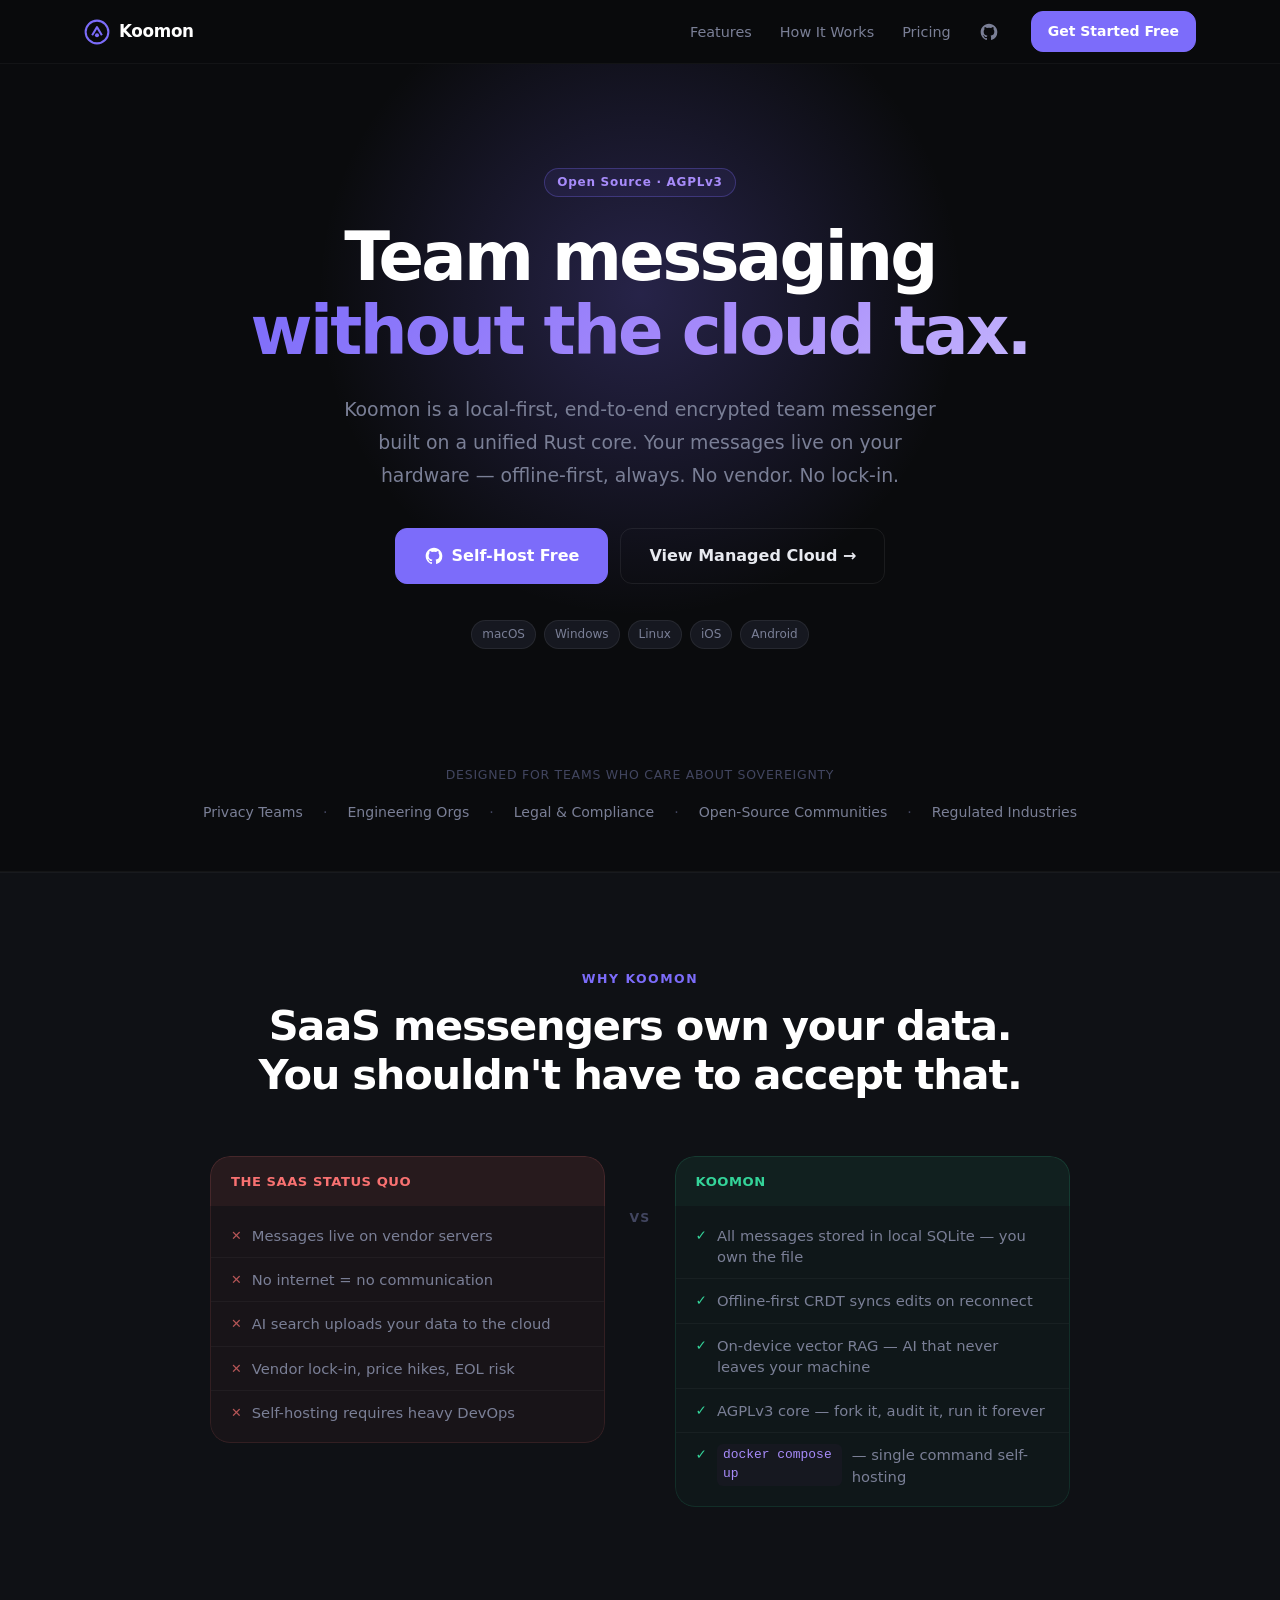
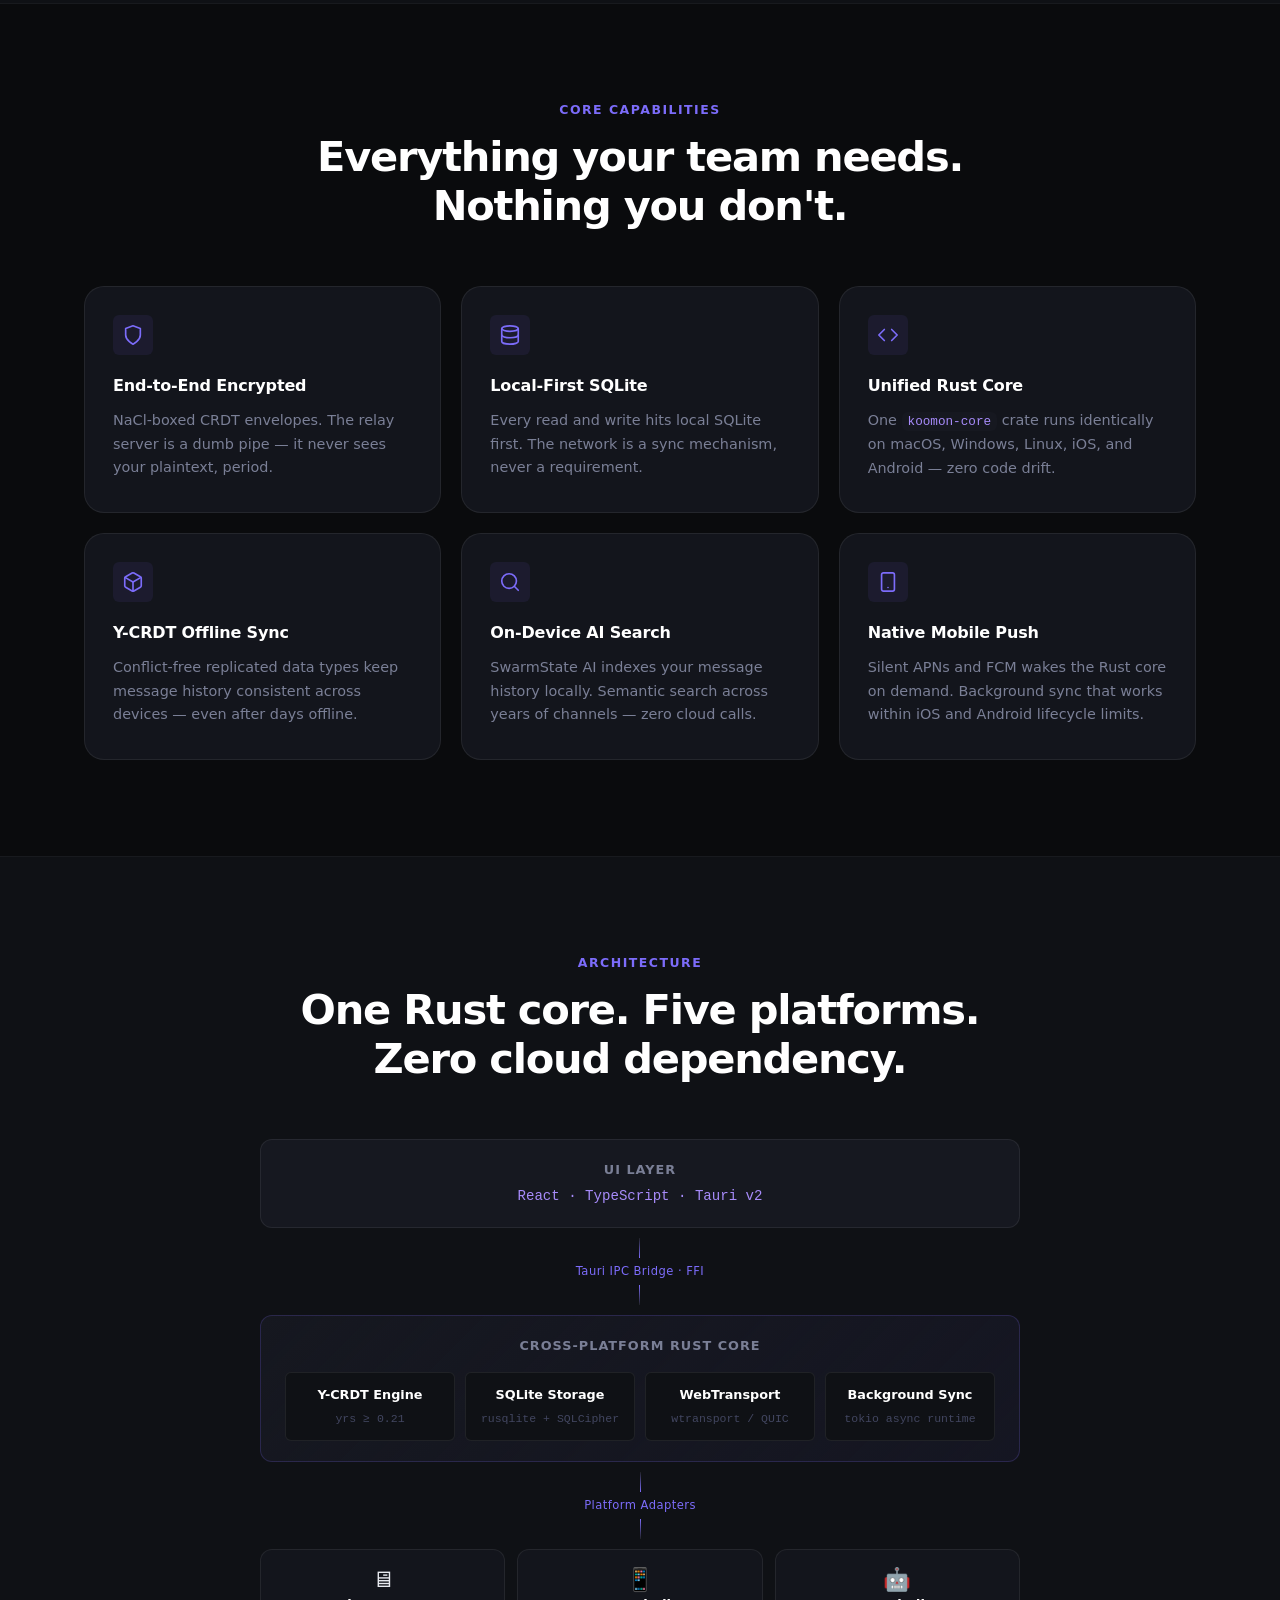
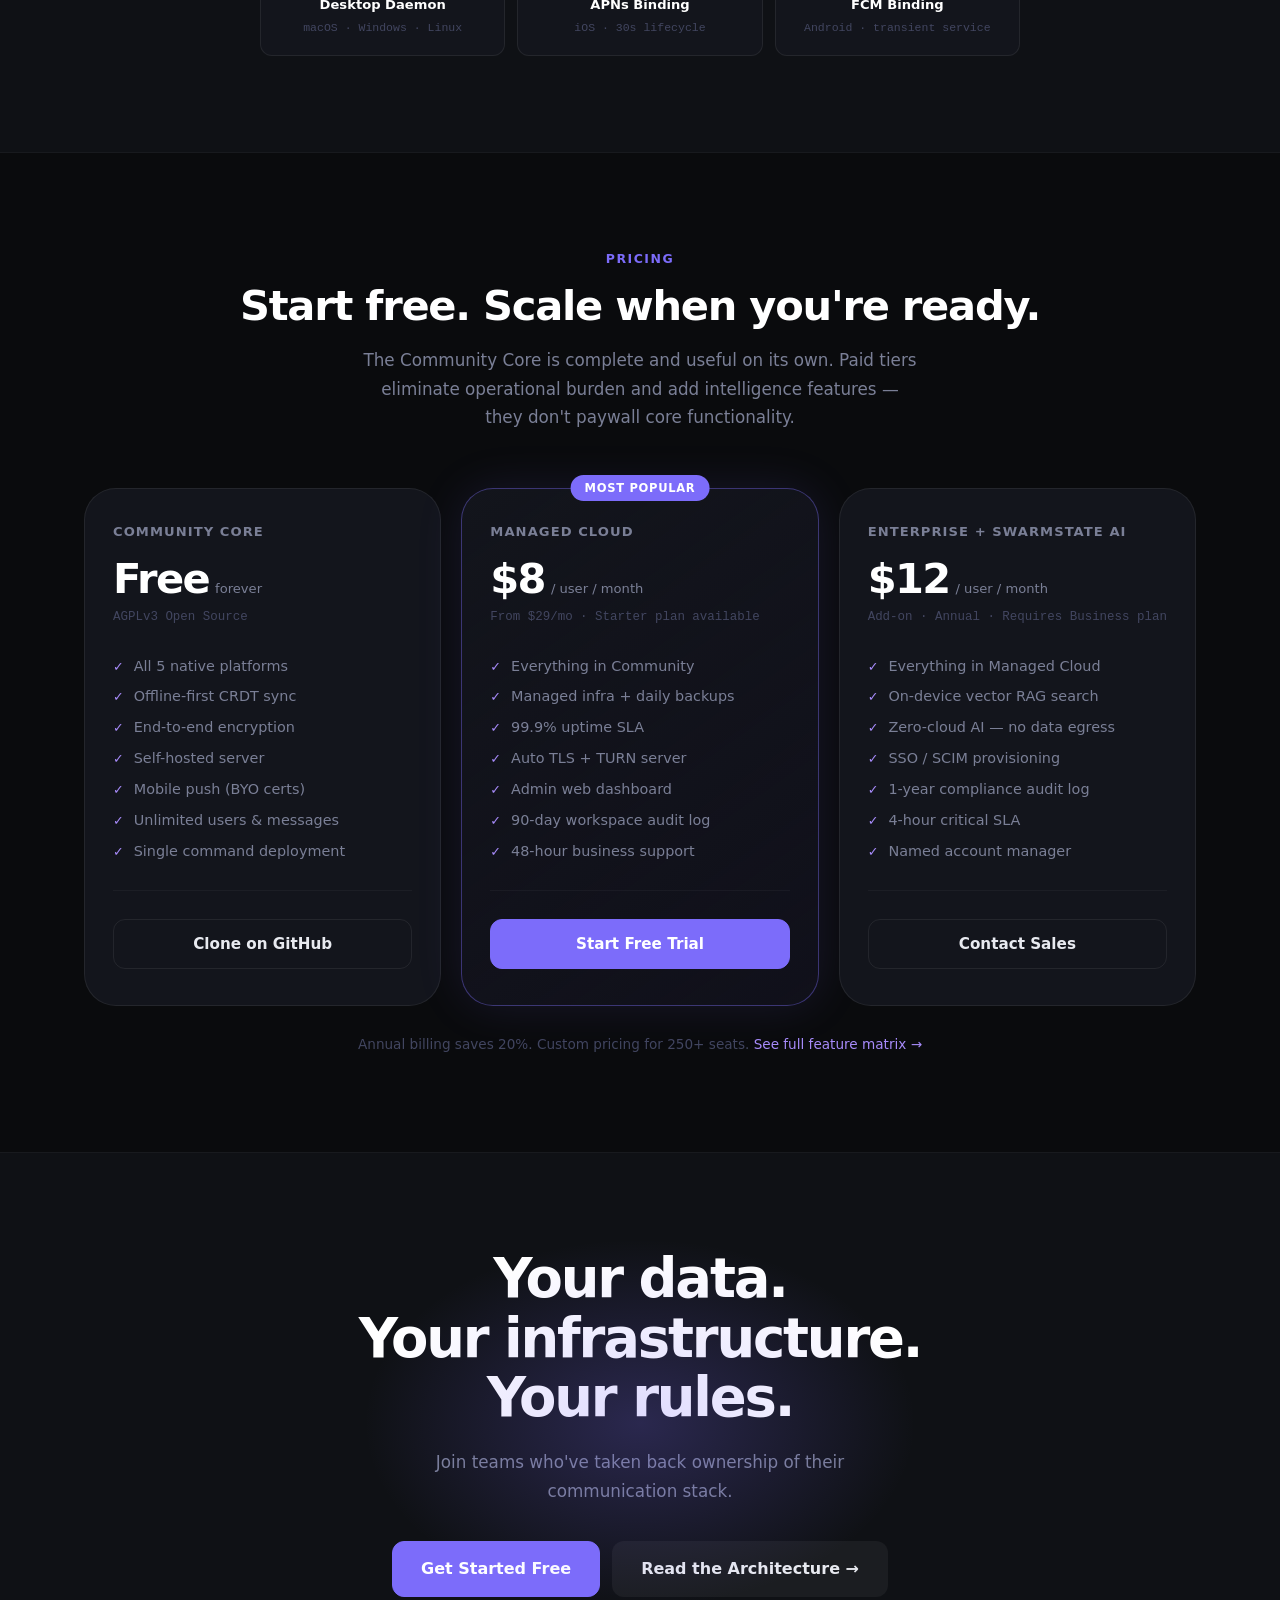
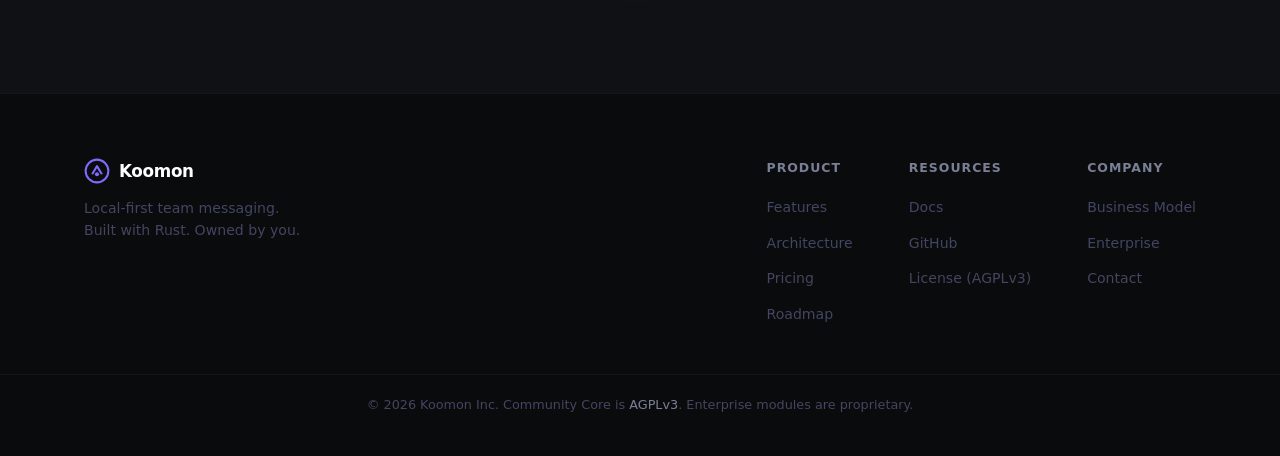
<file: landing/index.html>
<!DOCTYPE html>
<html lang="en">
<head>
  <meta charset="UTF-8" />
  <meta name="viewport" content="width=device-width, initial-scale=1.0" />
  <meta name="description" content="Koomon — A local-first, cross-platform team messenger built with Rust and Tauri. Own your data. Work offline. No cloud required." />
  <title>Koomon — Local-First Team Messenger</title>
  <link rel="stylesheet" href="style.css" />
</head>
<body>

  <!-- ─── Navigation ────────────────────────────────────────────────── -->
  <nav class="nav" aria-label="Main navigation">
    <div class="nav__inner container">
      <a class="nav__logo" href="#">
        <svg class="nav__logo-icon" viewBox="0 0 32 32" aria-hidden="true">
          <circle cx="16" cy="16" r="14" fill="none" stroke="var(--accent)" stroke-width="2.5"/>
          <path d="M10 20 L16 10 L22 20" fill="none" stroke="var(--accent)" stroke-width="2.5" stroke-linejoin="round"/>
          <circle cx="16" cy="20" r="2.5" fill="var(--accent)"/>
        </svg>
        <span>Koomon</span>
      </a>
      <ul class="nav__links" role="list">
        <li><a href="#features">Features</a></li>
        <li><a href="#how-it-works">How It Works</a></li>
        <li><a href="#pricing">Pricing</a></li>
        <li><a href="https://github.com/koomon/koomon" class="nav__link--gh" aria-label="GitHub">
          <svg viewBox="0 0 24 24" aria-hidden="true" width="20" height="20" fill="currentColor">
            <path d="M12 2C6.477 2 2 6.484 2 12.017c0 4.425 2.865 8.18 6.839 9.504.5.092.682-.217.682-.483 0-.237-.008-.868-.013-1.703-2.782.605-3.369-1.343-3.369-1.343-.454-1.158-1.11-1.466-1.11-1.466-.908-.62.069-.608.069-.608 1.003.07 1.531 1.032 1.531 1.032.892 1.53 2.341 1.088 2.91.832.092-.647.35-1.088.636-1.338-2.22-.253-4.555-1.113-4.555-4.951 0-1.093.39-1.988 1.029-2.688-.103-.253-.446-1.272.098-2.65 0 0 .84-.27 2.75 1.026A9.564 9.564 0 0112 6.844a9.59 9.59 0 012.504.337c1.909-1.296 2.747-1.027 2.747-1.027.546 1.379.202 2.398.1 2.651.64.7 1.028 1.595 1.028 2.688 0 3.848-2.339 4.695-4.566 4.943.359.309.678.92.678 1.855 0 1.338-.012 2.419-.012 2.747 0 .268.18.58.688.482A10.019 10.019 0 0022 12.017C22 6.484 17.522 2 12 2z"/>
          </svg>
        </a></li>
      </ul>
      <a class="btn btn--accent btn--sm" href="#pricing">Get Started Free</a>
    </div>
  </nav>

  <!-- ─── Hero ──────────────────────────────────────────────────────── -->
  <header class="hero">
    <div class="container hero__inner">
      <div class="hero__badge">
        <span class="badge">Open Source · AGPLv3</span>
      </div>
      <h1 class="hero__headline">
        Team messaging<br/>
        <span class="hero__headline--accent">without the cloud tax.</span>
      </h1>
      <p class="hero__sub">
        Koomon is a local-first, end-to-end encrypted team messenger built on a unified Rust core.
        Your messages live on your hardware — offline-first, always. No vendor. No lock-in.
      </p>
      <div class="hero__actions">
        <a class="btn btn--accent btn--lg" href="https://github.com/koomon/koomon">
          <svg viewBox="0 0 24 24" width="20" height="20" fill="currentColor" aria-hidden="true">
            <path d="M12 2C6.477 2 2 6.484 2 12.017c0 4.425 2.865 8.18 6.839 9.504.5.092.682-.217.682-.483 0-.237-.008-.868-.013-1.703-2.782.605-3.369-1.343-3.369-1.343-.454-1.158-1.11-1.466-1.11-1.466-.908-.62.069-.608.069-.608 1.003.07 1.531 1.032 1.531 1.032.892 1.53 2.341 1.088 2.91.832.092-.647.35-1.088.636-1.338-2.22-.253-4.555-1.113-4.555-4.951 0-1.093.39-1.988 1.029-2.688-.103-.253-.446-1.272.098-2.65 0 0 .84-.27 2.75 1.026A9.564 9.564 0 0112 6.844a9.59 9.59 0 012.504.337c1.909-1.296 2.747-1.027 2.747-1.027.546 1.379.202 2.398.1 2.651.64.7 1.028 1.595 1.028 2.688 0 3.848-2.339 4.695-4.566 4.943.359.309.678.92.678 1.855 0 1.338-.012 2.419-.012 2.747 0 .268.18.58.688.482A10.019 10.019 0 0022 12.017C22 6.484 17.522 2 12 2z"/>
          </svg>
          Self-Host Free
        </a>
        <a class="btn btn--outline btn--lg" href="#pricing">View Managed Cloud →</a>
      </div>
      <div class="hero__platforms" aria-label="Supported platforms">
        <span class="platform-tag">macOS</span>
        <span class="platform-tag">Windows</span>
        <span class="platform-tag">Linux</span>
        <span class="platform-tag">iOS</span>
        <span class="platform-tag">Android</span>
      </div>
    </div>
    <div class="hero__glow" aria-hidden="true"></div>
  </header>

  <!-- ─── Social Proof ──────────────────────────────────────────────── -->
  <section class="proof">
    <div class="container proof__inner">
      <p class="proof__label">Designed for teams who care about sovereignty</p>
      <div class="proof__logos" aria-label="Target segments">
        <span>Privacy Teams</span>
        <span class="proof__sep" aria-hidden="true">·</span>
        <span>Engineering Orgs</span>
        <span class="proof__sep" aria-hidden="true">·</span>
        <span>Legal &amp; Compliance</span>
        <span class="proof__sep" aria-hidden="true">·</span>
        <span>Open-Source Communities</span>
        <span class="proof__sep" aria-hidden="true">·</span>
        <span>Regulated Industries</span>
      </div>
    </div>
  </section>

  <!-- ─── Problem / Solution ────────────────────────────────────────── -->
  <section class="compare section" aria-labelledby="compare-heading">
    <div class="container">
      <p class="section__eyebrow">Why Koomon</p>
      <h2 class="section__heading" id="compare-heading">SaaS messengers own your data.<br/>You shouldn't have to accept that.</h2>
      <div class="compare__grid">
        <div class="compare__col compare__col--bad">
          <div class="compare__col-header">The SaaS status quo</div>
          <ul class="compare__list compare__list--bad" role="list">
            <li>Messages live on vendor servers</li>
            <li>No internet = no communication</li>
            <li>AI search uploads your data to the cloud</li>
            <li>Vendor lock-in, price hikes, EOL risk</li>
            <li>Self-hosting requires heavy DevOps</li>
          </ul>
        </div>
        <div class="compare__vs" aria-hidden="true">VS</div>
        <div class="compare__col compare__col--good">
          <div class="compare__col-header">Koomon</div>
          <ul class="compare__list compare__list--good" role="list">
            <li>All messages stored in local SQLite — you own the file</li>
            <li>Offline-first CRDT syncs edits on reconnect</li>
            <li>On-device vector RAG — AI that never leaves your machine</li>
            <li>AGPLv3 core — fork it, audit it, run it forever</li>
            <li><code>docker compose up</code> — single command self-hosting</li>
          </ul>
        </div>
      </div>
    </div>
  </section>

  <!-- ─── Features ─────────────────────────────────────────────────── -->
  <section class="features section" id="features" aria-labelledby="features-heading">
    <div class="container">
      <p class="section__eyebrow">Core Capabilities</p>
      <h2 class="section__heading" id="features-heading">Everything your team needs.<br/>Nothing you don't.</h2>
      <div class="features__grid">

        <article class="feature-card">
          <div class="feature-card__icon" aria-hidden="true">
            <svg viewBox="0 0 24 24" fill="none" stroke="currentColor" stroke-width="1.8" stroke-linecap="round" stroke-linejoin="round">
              <path d="M12 22s8-4 8-10V5l-8-3-8 3v7c0 6 8 10 8 10z"/>
            </svg>
          </div>
          <h3>End-to-End Encrypted</h3>
          <p>NaCl-boxed CRDT envelopes. The relay server is a dumb pipe — it never sees your plaintext, period.</p>
        </article>

        <article class="feature-card">
          <div class="feature-card__icon" aria-hidden="true">
            <svg viewBox="0 0 24 24" fill="none" stroke="currentColor" stroke-width="1.8" stroke-linecap="round" stroke-linejoin="round">
              <ellipse cx="12" cy="5" rx="9" ry="3"/>
              <path d="M21 12c0 1.66-4.03 3-9 3S3 13.66 3 12"/>
              <path d="M3 5v14c0 1.66 4.03 3 9 3s9-1.34 9-3V5"/>
            </svg>
          </div>
          <h3>Local-First SQLite</h3>
          <p>Every read and write hits local SQLite first. The network is a sync mechanism, never a requirement.</p>
        </article>

        <article class="feature-card">
          <div class="feature-card__icon" aria-hidden="true">
            <svg viewBox="0 0 24 24" fill="none" stroke="currentColor" stroke-width="1.8" stroke-linecap="round" stroke-linejoin="round">
              <polyline points="16 18 22 12 16 6"/>
              <polyline points="8 6 2 12 8 18"/>
            </svg>
          </div>
          <h3>Unified Rust Core</h3>
          <p>One <code>koomon-core</code> crate runs identically on macOS, Windows, Linux, iOS, and Android — zero code drift.</p>
        </article>

        <article class="feature-card">
          <div class="feature-card__icon" aria-hidden="true">
            <svg viewBox="0 0 24 24" fill="none" stroke="currentColor" stroke-width="1.8" stroke-linecap="round" stroke-linejoin="round">
              <path d="M21 16V8a2 2 0 00-1-1.73l-7-4a2 2 0 00-2 0l-7 4A2 2 0 003 8v8a2 2 0 001 1.73l7 4a2 2 0 002 0l7-4A2 2 0 0021 16z"/>
              <polyline points="3.27 6.96 12 12.01 20.73 6.96"/>
              <line x1="12" y1="22.08" x2="12" y2="12"/>
            </svg>
          </div>
          <h3>Y-CRDT Offline Sync</h3>
          <p>Conflict-free replicated data types keep message history consistent across devices — even after days offline.</p>
        </article>

        <article class="feature-card">
          <div class="feature-card__icon" aria-hidden="true">
            <svg viewBox="0 0 24 24" fill="none" stroke="currentColor" stroke-width="1.8" stroke-linecap="round" stroke-linejoin="round">
              <circle cx="11" cy="11" r="8"/>
              <line x1="21" y1="21" x2="16.65" y2="16.65"/>
            </svg>
          </div>
          <h3>On-Device AI Search</h3>
          <p>SwarmState AI indexes your message history locally. Semantic search across years of channels — zero cloud calls.</p>
        </article>

        <article class="feature-card">
          <div class="feature-card__icon" aria-hidden="true">
            <svg viewBox="0 0 24 24" fill="none" stroke="currentColor" stroke-width="1.8" stroke-linecap="round" stroke-linejoin="round">
              <rect x="5" y="2" width="14" height="20" rx="2" ry="2"/>
              <line x1="12" y1="18" x2="12.01" y2="18"/>
            </svg>
          </div>
          <h3>Native Mobile Push</h3>
          <p>Silent APNs and FCM wakes the Rust core on demand. Background sync that works within iOS and Android lifecycle limits.</p>
        </article>

      </div>
    </div>
  </section>

  <!-- ─── How It Works ─────────────────────────────────────────────── -->
  <section class="arch section" id="how-it-works" aria-labelledby="arch-heading">
    <div class="container">
      <p class="section__eyebrow">Architecture</p>
      <h2 class="section__heading" id="arch-heading">One Rust core. Five platforms.<br/>Zero cloud dependency.</h2>
      <div class="arch__diagram" aria-label="Architecture diagram">
        <div class="arch__layer arch__layer--ui">
          <div class="arch__layer-label">UI Layer</div>
          <div class="arch__layer-tech">React · TypeScript · Tauri v2</div>
        </div>
        <div class="arch__arrow" aria-hidden="true">
          <span>Tauri IPC Bridge · FFI</span>
        </div>
        <div class="arch__layer arch__layer--core">
          <div class="arch__layer-label">Cross-Platform Rust Core</div>
          <div class="arch__layer-boxes">
            <div class="arch__box">
              <strong>Y-CRDT Engine</strong>
              <span>yrs ≥ 0.21</span>
            </div>
            <div class="arch__box">
              <strong>SQLite Storage</strong>
              <span>rusqlite + SQLCipher</span>
            </div>
            <div class="arch__box">
              <strong>WebTransport</strong>
              <span>wtransport / QUIC</span>
            </div>
            <div class="arch__box">
              <strong>Background Sync</strong>
              <span>tokio async runtime</span>
            </div>
          </div>
        </div>
        <div class="arch__arrow" aria-hidden="true">
          <span>Platform Adapters</span>
        </div>
        <div class="arch__platforms-row">
          <div class="arch__platform">
            <span class="arch__platform-icon" aria-hidden="true">🖥</span>
            <strong>Desktop Daemon</strong>
            <small>macOS · Windows · Linux</small>
          </div>
          <div class="arch__platform">
            <span class="arch__platform-icon" aria-hidden="true">📱</span>
            <strong>APNs Binding</strong>
            <small>iOS · 30s lifecycle</small>
          </div>
          <div class="arch__platform">
            <span class="arch__platform-icon" aria-hidden="true">🤖</span>
            <strong>FCM Binding</strong>
            <small>Android · transient service</small>
          </div>
        </div>
      </div>
    </div>
  </section>

  <!-- ─── Pricing ───────────────────────────────────────────────────── -->
  <section class="pricing section" id="pricing" aria-labelledby="pricing-heading">
    <div class="container">
      <p class="section__eyebrow">Pricing</p>
      <h2 class="section__heading" id="pricing-heading">Start free. Scale when you're ready.</h2>
      <p class="section__sub">The Community Core is complete and useful on its own. Paid tiers eliminate operational burden and add intelligence features — they don't paywall core functionality.</p>

      <div class="pricing__grid">

        <!-- Community -->
        <div class="pricing-card">
          <div class="pricing-card__tier">Community Core</div>
          <div class="pricing-card__price">
            <span class="pricing-card__amount">Free</span>
            <span class="pricing-card__period">forever</span>
          </div>
          <div class="pricing-card__license">AGPLv3 Open Source</div>
          <ul class="pricing-card__features" role="list">
            <li>All 5 native platforms</li>
            <li>Offline-first CRDT sync</li>
            <li>End-to-end encryption</li>
            <li>Self-hosted server</li>
            <li>Mobile push (BYO certs)</li>
            <li>Unlimited users &amp; messages</li>
            <li>Single command deployment</li>
          </ul>
          <a class="btn btn--outline btn--full" href="https://github.com/koomon/koomon">Clone on GitHub</a>
        </div>

        <!-- Managed Cloud -->
        <div class="pricing-card pricing-card--featured">
          <div class="pricing-card__badge">Most Popular</div>
          <div class="pricing-card__tier">Managed Cloud</div>
          <div class="pricing-card__price">
            <span class="pricing-card__amount">$8</span>
            <span class="pricing-card__period">/ user / month</span>
          </div>
          <div class="pricing-card__license">From $29/mo · Starter plan available</div>
          <ul class="pricing-card__features" role="list">
            <li>Everything in Community</li>
            <li>Managed infra + daily backups</li>
            <li>99.9% uptime SLA</li>
            <li>Auto TLS + TURN server</li>
            <li>Admin web dashboard</li>
            <li>90-day workspace audit log</li>
            <li>48-hour business support</li>
          </ul>
          <a class="btn btn--accent btn--full" href="mailto:hello@koomon.app">Start Free Trial</a>
        </div>

        <!-- Enterprise -->
        <div class="pricing-card">
          <div class="pricing-card__tier">Enterprise + SwarmState AI</div>
          <div class="pricing-card__price">
            <span class="pricing-card__amount">$12</span>
            <span class="pricing-card__period">/ user / month</span>
          </div>
          <div class="pricing-card__license">Add-on · Annual · Requires Business plan</div>
          <ul class="pricing-card__features" role="list">
            <li>Everything in Managed Cloud</li>
            <li>On-device vector RAG search</li>
            <li>Zero-cloud AI — no data egress</li>
            <li>SSO / SCIM provisioning</li>
            <li>1-year compliance audit log</li>
            <li>4-hour critical SLA</li>
            <li>Named account manager</li>
          </ul>
          <a class="btn btn--outline btn--full" href="mailto:enterprise@koomon.app">Contact Sales</a>
        </div>

      </div>

      <p class="pricing__note">Annual billing saves 20%. Custom pricing for 250+ seats. <a href="#pricing">See full feature matrix →</a></p>
    </div>
  </section>

  <!-- ─── Final CTA ─────────────────────────────────────────────────── -->
  <section class="cta section" aria-labelledby="cta-heading">
    <div class="container cta__inner">
      <div class="cta__glow" aria-hidden="true"></div>
      <h2 class="cta__heading" id="cta-heading">Your data.<br/>Your infrastructure.<br/>Your rules.</h2>
      <p class="cta__sub">Join teams who've taken back ownership of their communication stack.</p>
      <div class="cta__actions">
        <a class="btn btn--accent btn--lg" href="https://github.com/koomon/koomon">
          Get Started Free
        </a>
        <a class="btn btn--ghost btn--lg" href="architecture.html">Read the Architecture →</a>
      </div>
    </div>
  </section>

  <!-- ─── Footer ────────────────────────────────────────────────────── -->
  <footer class="footer">
    <div class="container footer__inner">
      <div class="footer__brand">
        <a class="nav__logo" href="#">
          <svg class="nav__logo-icon" viewBox="0 0 32 32" aria-hidden="true">
            <circle cx="16" cy="16" r="14" fill="none" stroke="var(--accent)" stroke-width="2.5"/>
            <path d="M10 20 L16 10 L22 20" fill="none" stroke="var(--accent)" stroke-width="2.5" stroke-linejoin="round"/>
            <circle cx="16" cy="20" r="2.5" fill="var(--accent)"/>
          </svg>
          <span>Koomon</span>
        </a>
        <p>Local-first team messaging.<br/>Built with Rust. Owned by you.</p>
      </div>
      <nav class="footer__links" aria-label="Footer navigation">
        <div class="footer__col">
          <h4>Product</h4>
          <ul role="list">
            <li><a href="#features">Features</a></li>
            <li><a href="#how-it-works">Architecture</a></li>
            <li><a href="#pricing">Pricing</a></li>
            <li><a href="roadmap.html">Roadmap</a></li>
          </ul>
        </div>
        <div class="footer__col">
          <h4>Resources</h4>
          <ul role="list">
            <li><a href="architecture.html">Docs</a></li>
            <li><a href="https://github.com/koomon/koomon">GitHub</a></li>
            <li><a href="license.html">License (AGPLv3)</a></li>
          </ul>
        </div>
        <div class="footer__col">
          <h4>Company</h4>
          <ul role="list">
            <li><a href="business-model.html">Business Model</a></li>
            <li><a href="mailto:enterprise@koomon.app">Enterprise</a></li>
            <li><a href="mailto:hello@koomon.app">Contact</a></li>
          </ul>
        </div>
      </nav>
    </div>
    <div class="footer__bottom">
      <div class="container">
        <p>© 2026 Koomon Inc. Community Core is <a href="../LICENSE">AGPLv3</a>. Enterprise modules are proprietary.</p>
      </div>
    </div>
  </footer>

</body>
</html>
</file>
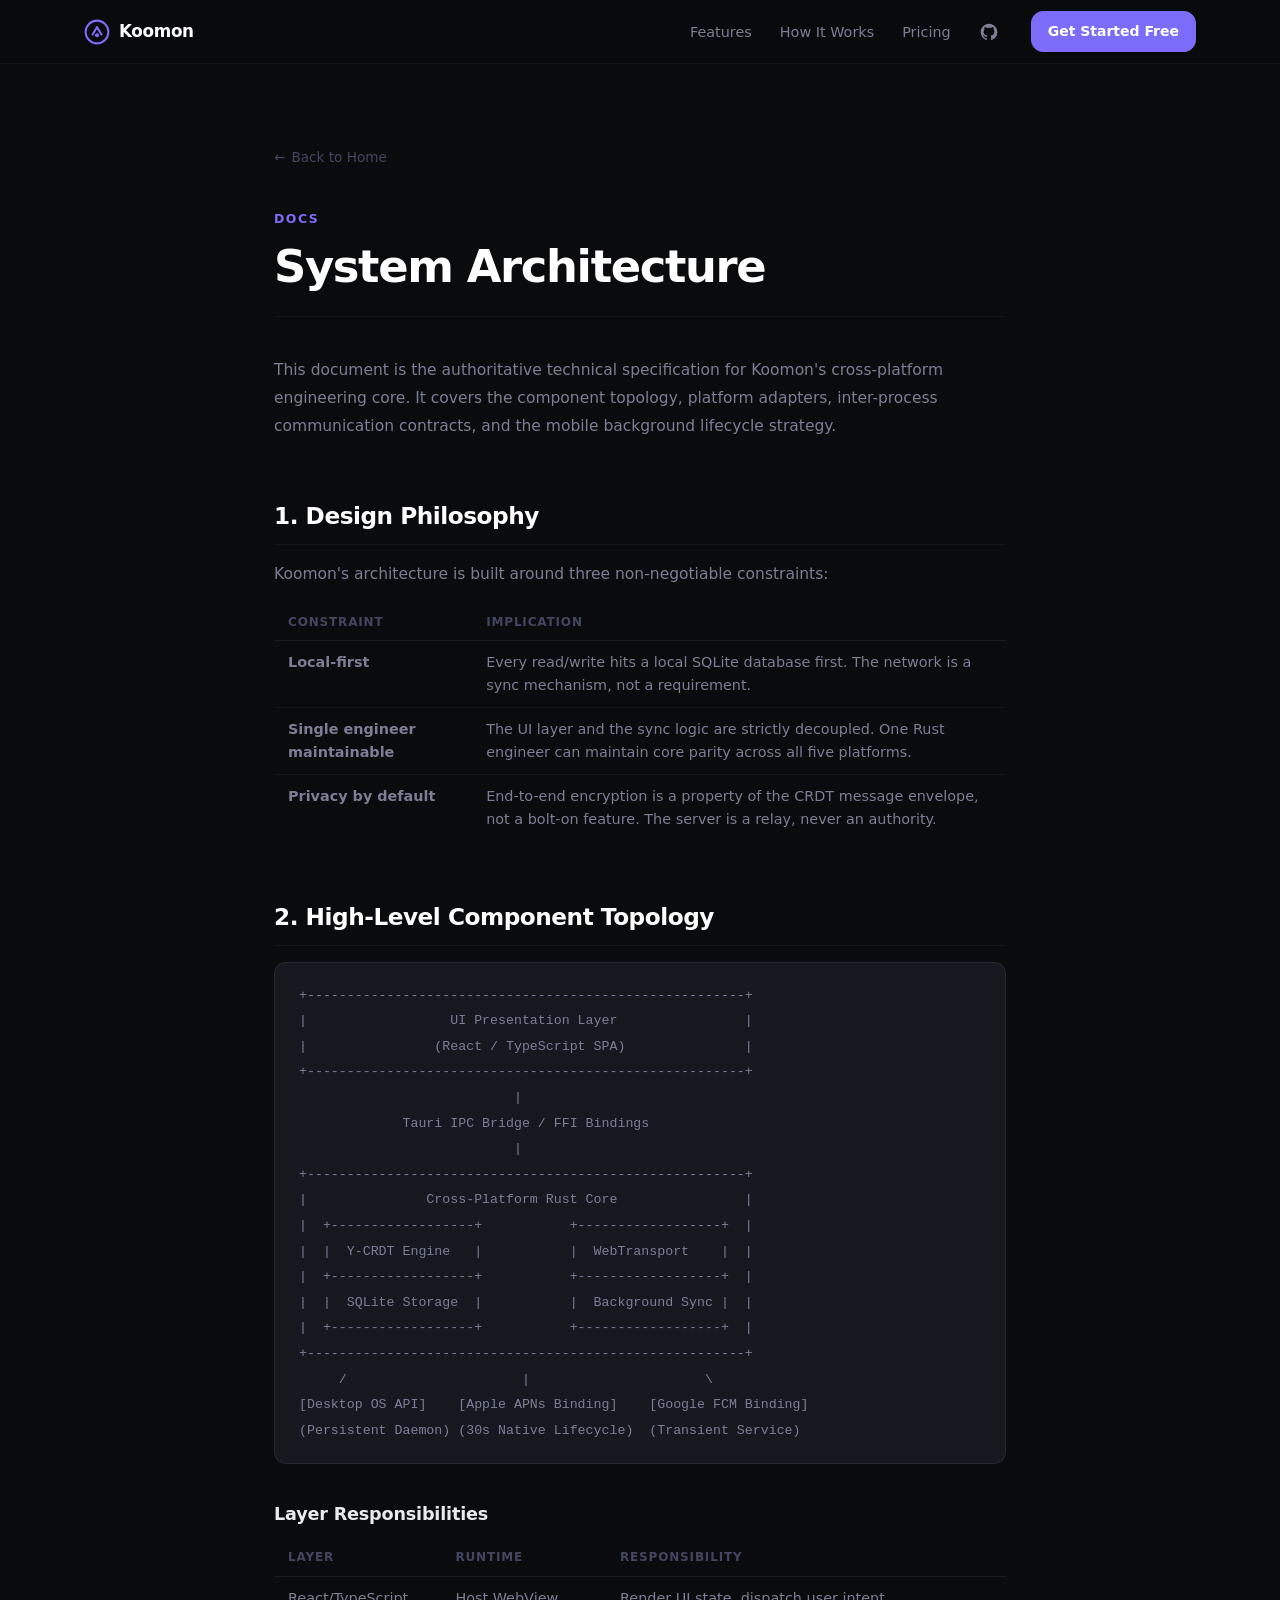
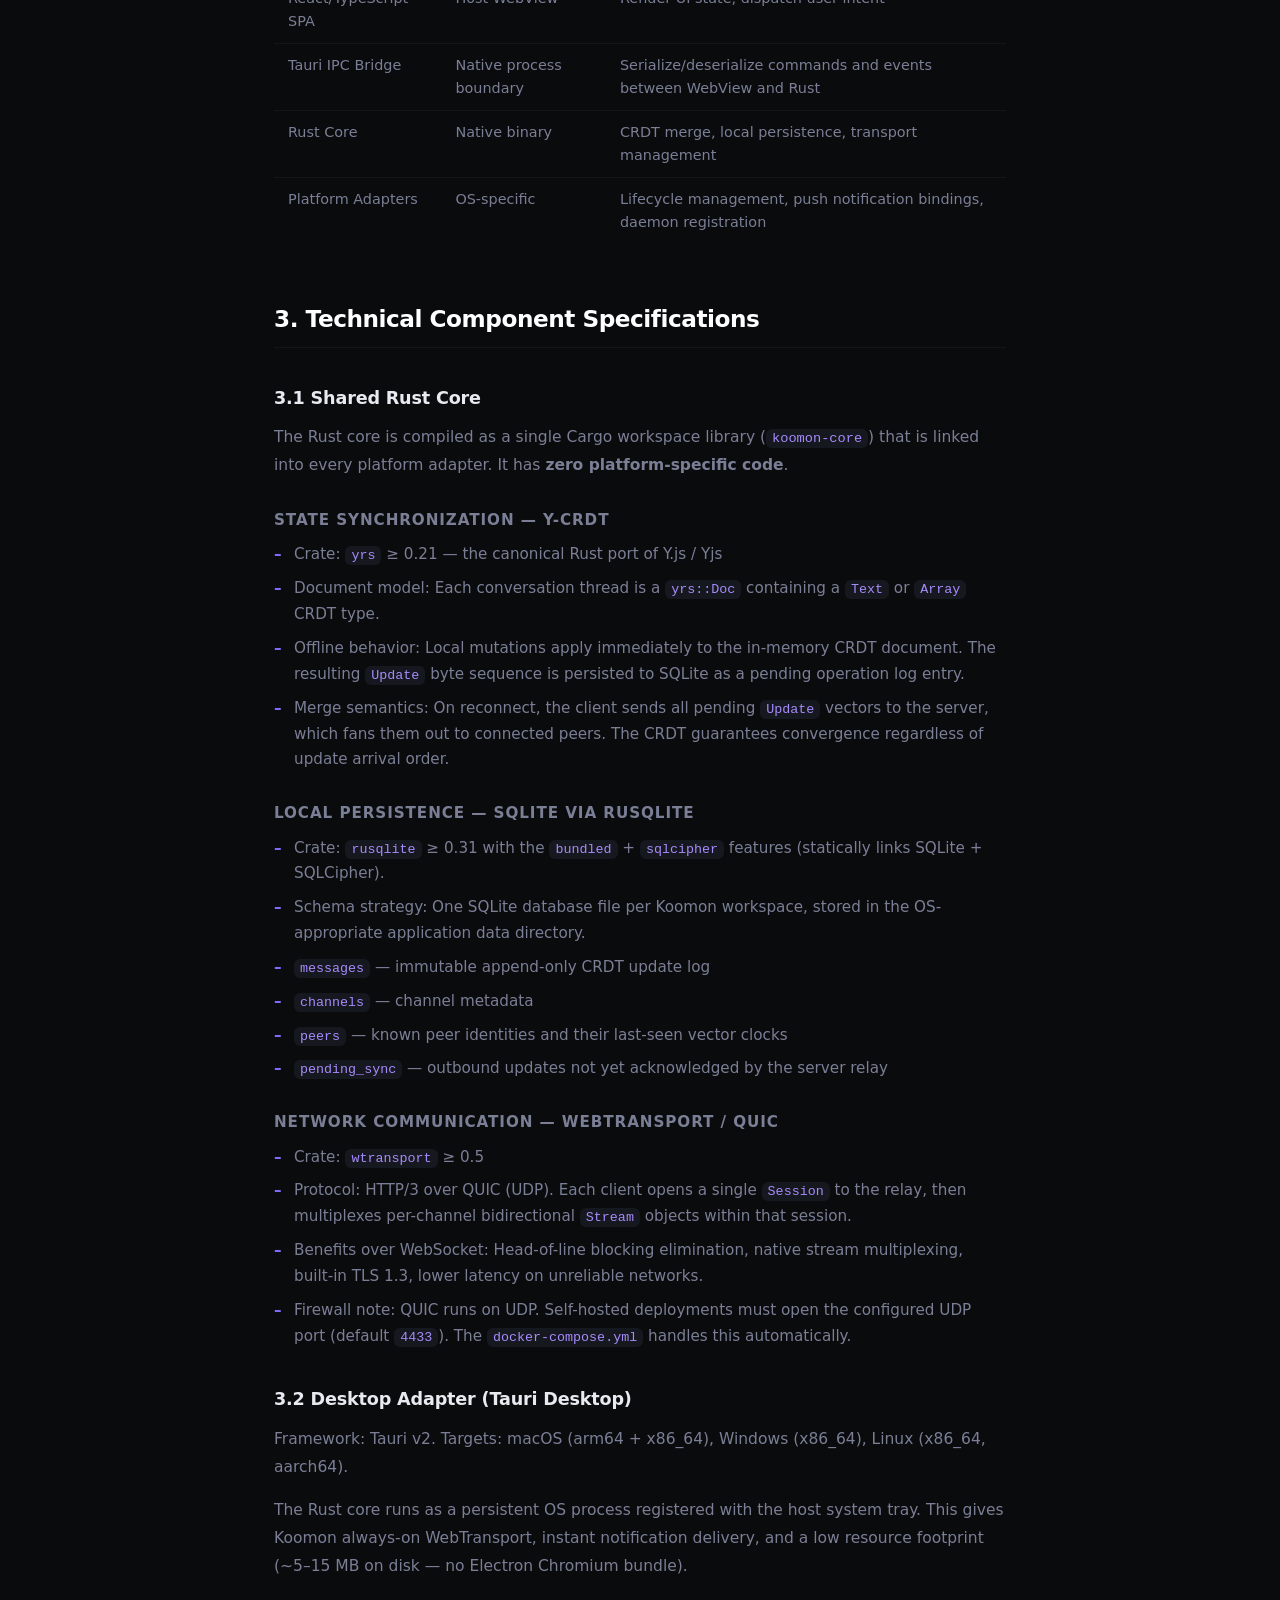
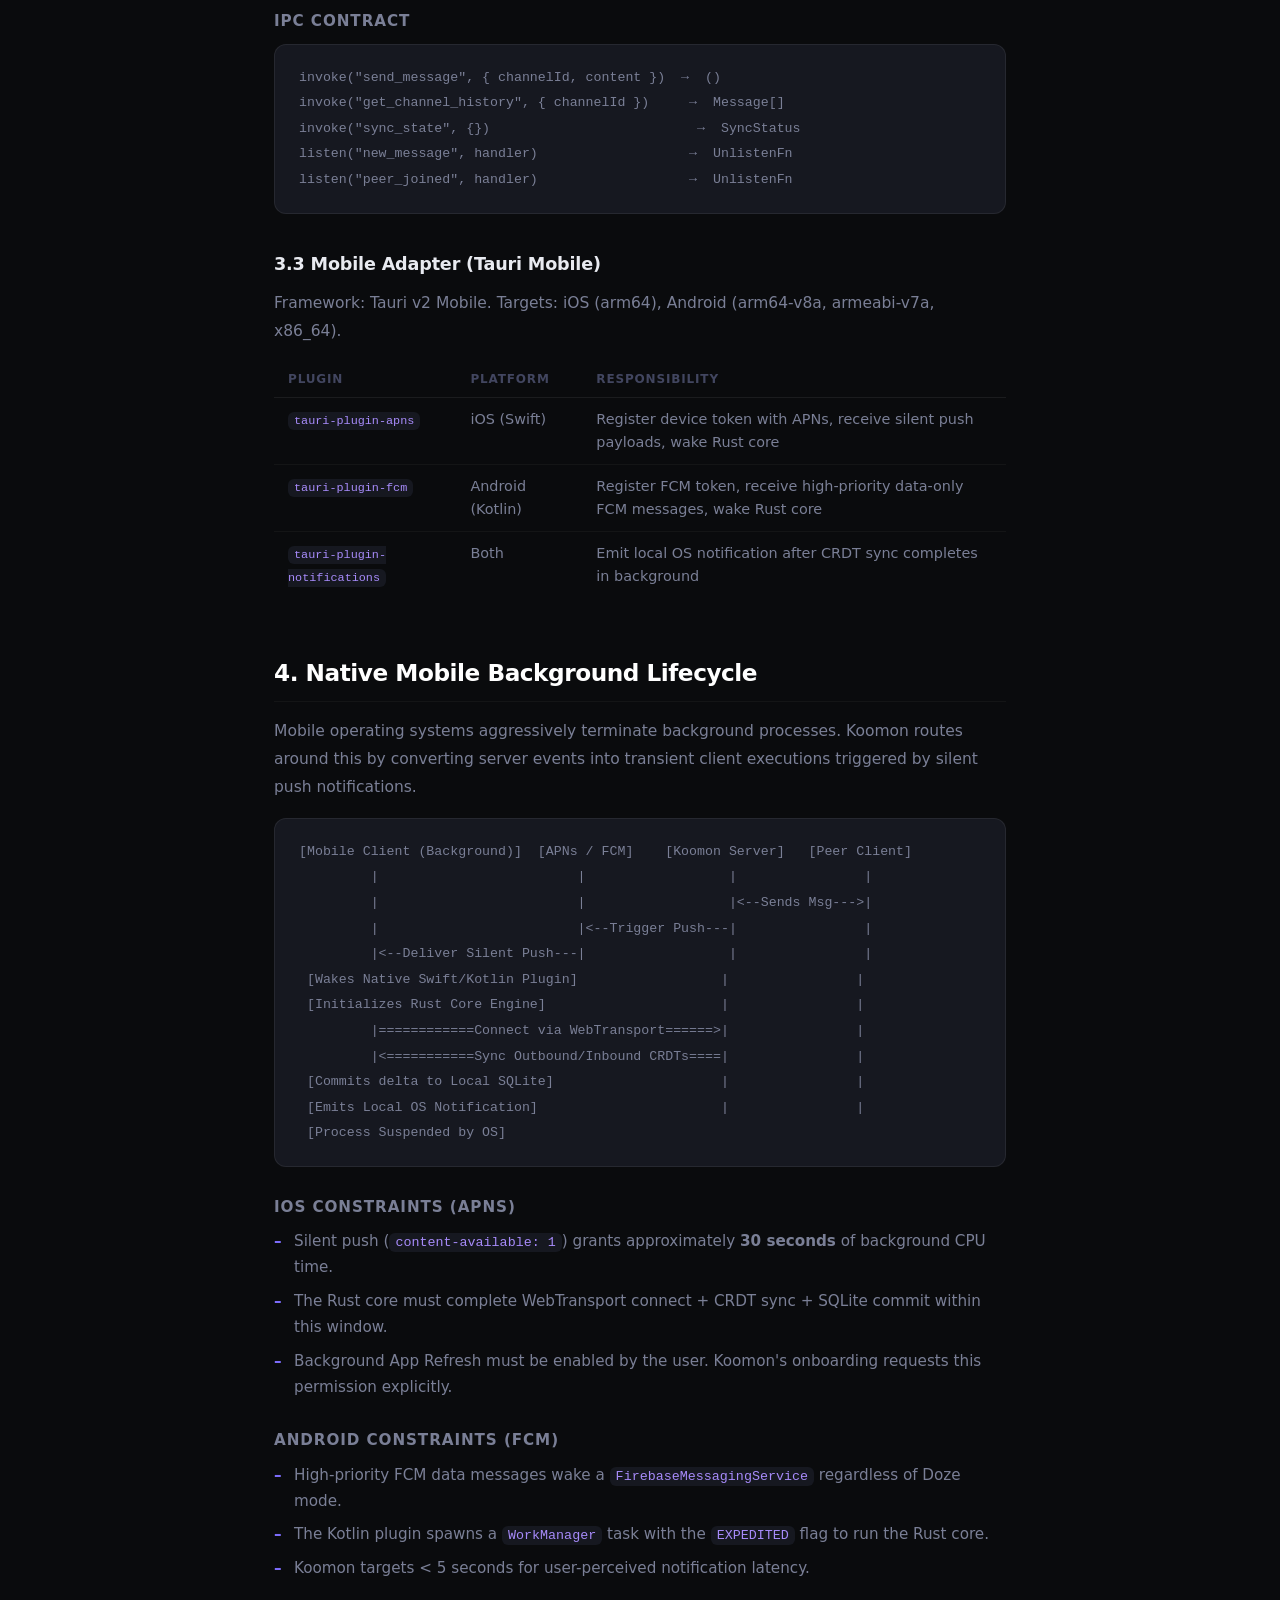
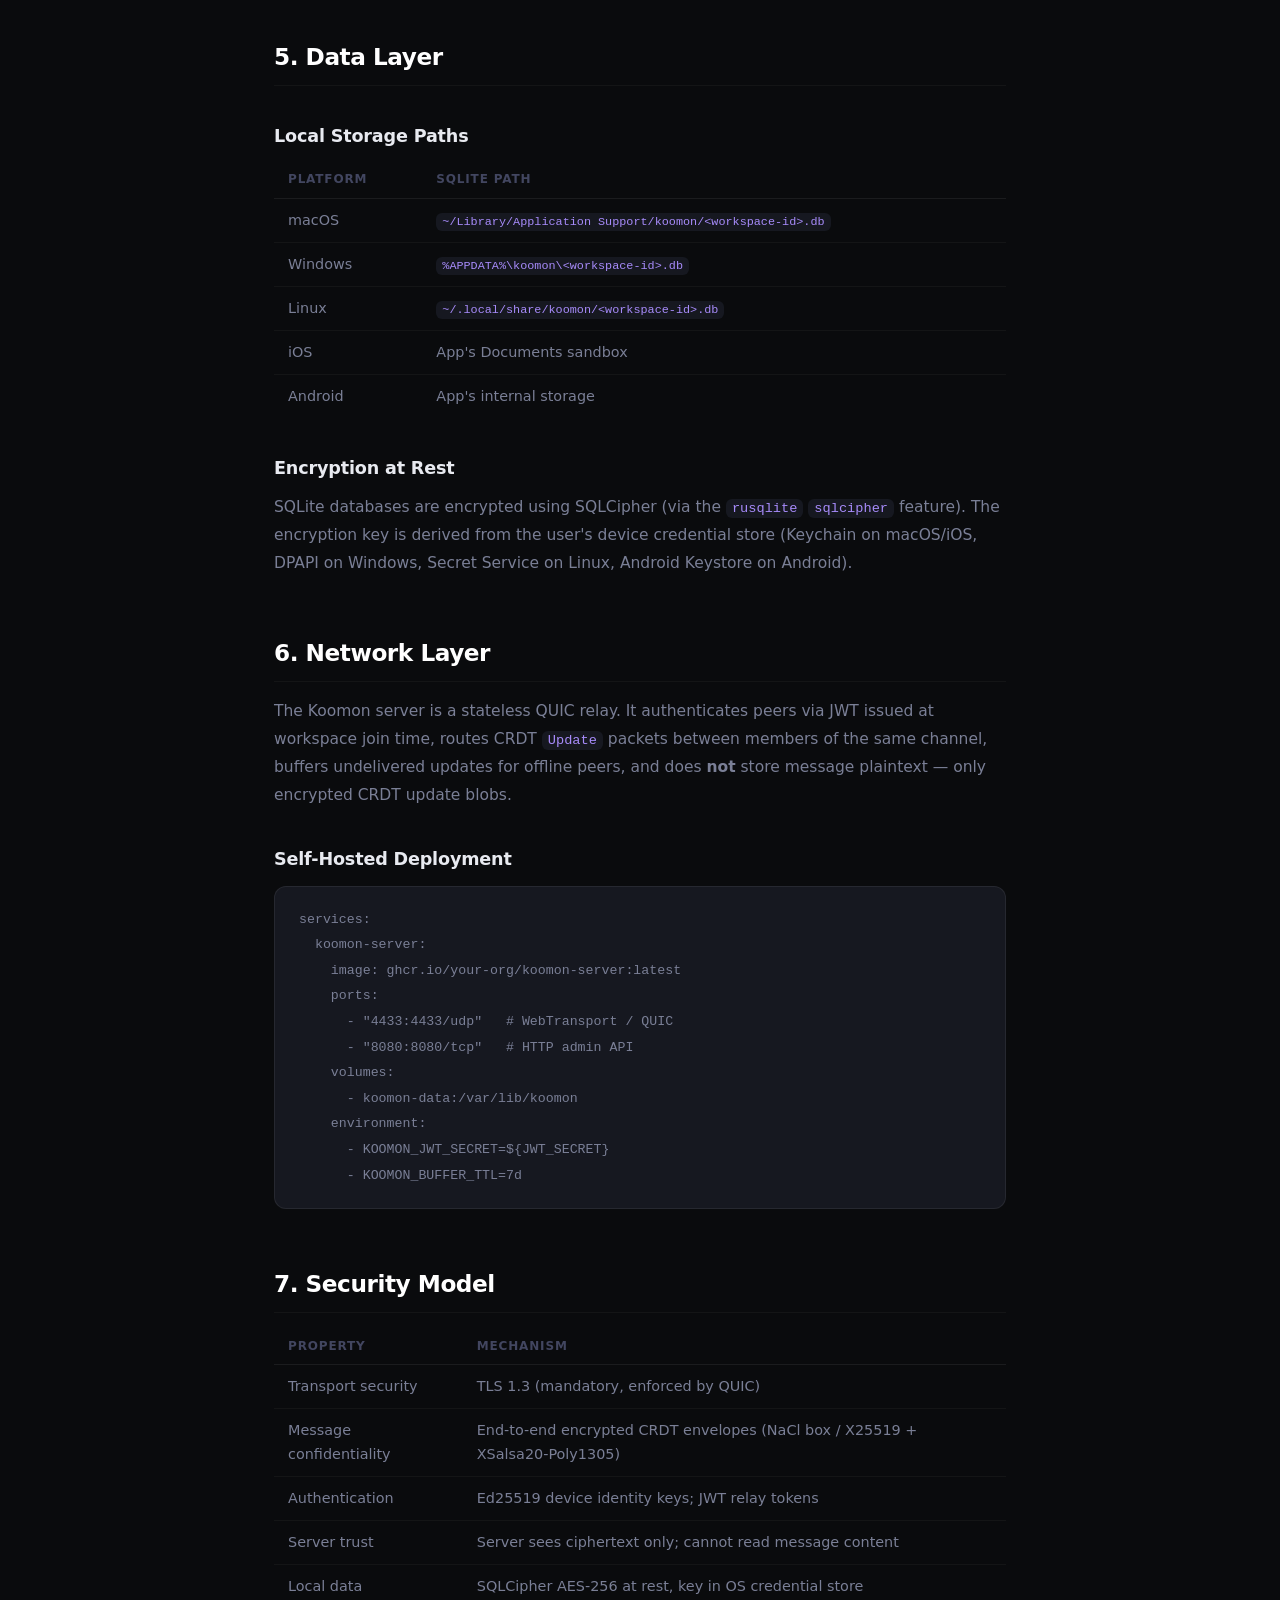
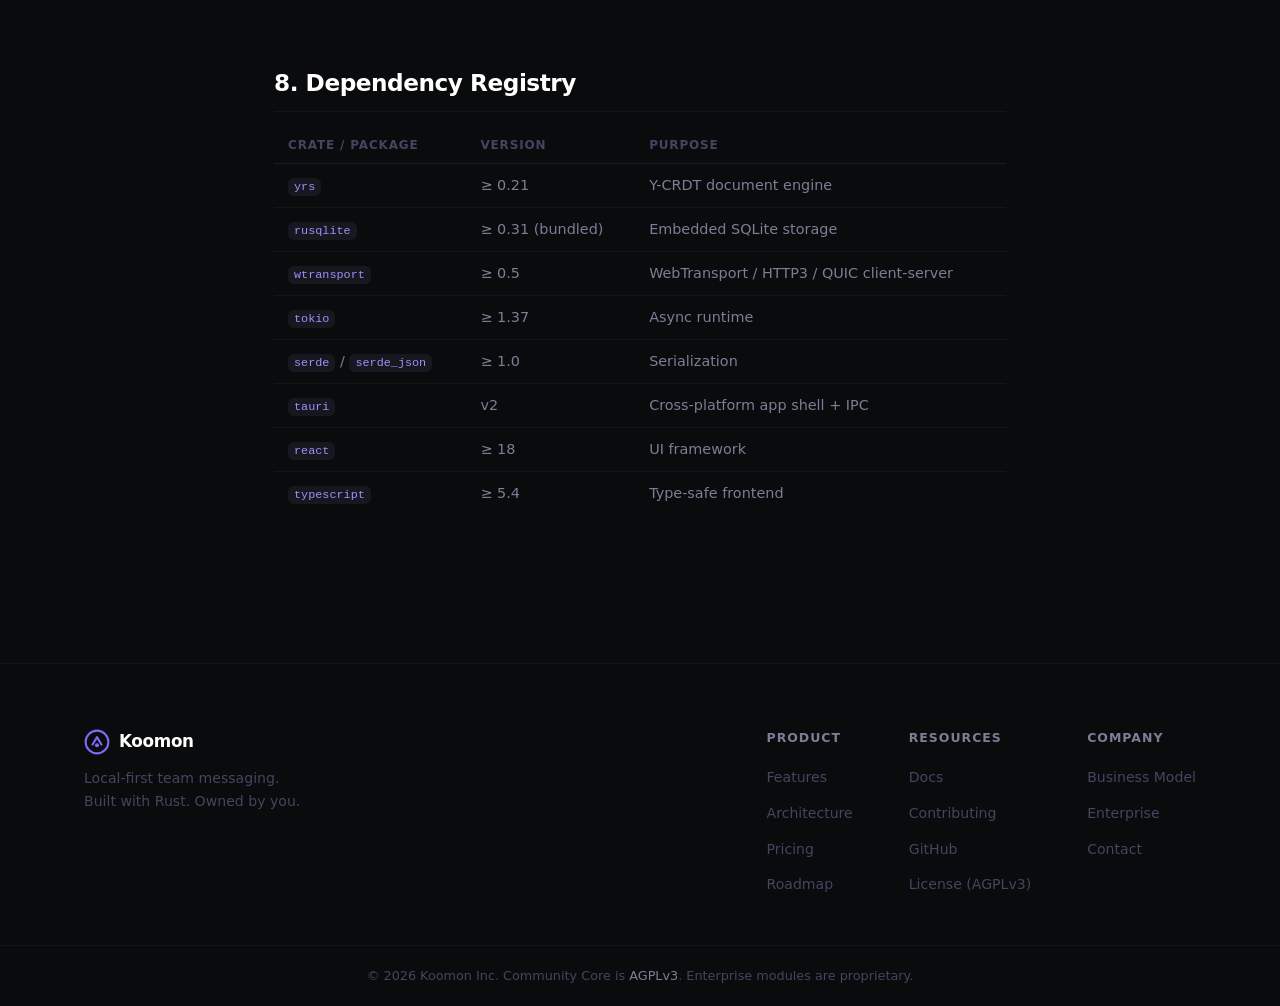
<file: landing/architecture.html>
<!DOCTYPE html>
<html lang="en">
<head>
  <meta charset="UTF-8" />
  <meta name="viewport" content="width=device-width, initial-scale=1.0" />
  <meta name="description" content="Koomon System Architecture — cross-platform Rust core, Y-CRDT, SQLite, WebTransport, and mobile background lifecycle." />
  <title>Architecture — Koomon</title>
  <link rel="stylesheet" href="style.css" />
</head>
<body>

  <!-- ─── Navigation ────────────────────────────────────────────────── -->
  <nav class="nav" aria-label="Main navigation">
    <div class="nav__inner container">
      <a class="nav__logo" href="index.html">
        <svg class="nav__logo-icon" viewBox="0 0 32 32" aria-hidden="true">
          <circle cx="16" cy="16" r="14" fill="none" stroke="var(--accent)" stroke-width="2.5"/>
          <path d="M10 20 L16 10 L22 20" fill="none" stroke="var(--accent)" stroke-width="2.5" stroke-linejoin="round"/>
          <circle cx="16" cy="20" r="2.5" fill="var(--accent)"/>
        </svg>
        <span>Koomon</span>
      </a>
      <ul class="nav__links" role="list">
        <li><a href="index.html#features">Features</a></li>
        <li><a href="index.html#how-it-works">How It Works</a></li>
        <li><a href="index.html#pricing">Pricing</a></li>
        <li><a href="https://github.com/koomon/koomon" class="nav__link--gh" aria-label="GitHub">
          <svg viewBox="0 0 24 24" aria-hidden="true" width="20" height="20" fill="currentColor">
            <path d="M12 2C6.477 2 2 6.484 2 12.017c0 4.425 2.865 8.18 6.839 9.504.5.092.682-.217.682-.483 0-.237-.008-.868-.013-1.703-2.782.605-3.369-1.343-3.369-1.343-.454-1.158-1.11-1.466-1.11-1.466-.908-.62.069-.608.069-.608 1.003.07 1.531 1.032 1.531 1.032.892 1.53 2.341 1.088 2.91.832.092-.647.35-1.088.636-1.338-2.22-.253-4.555-1.113-4.555-4.951 0-1.093.39-1.988 1.029-2.688-.103-.253-.446-1.272.098-2.65 0 0 .84-.27 2.75 1.026A9.564 9.564 0 0112 6.844a9.59 9.59 0 012.504.337c1.909-1.296 2.747-1.027 2.747-1.027.546 1.379.202 2.398.1 2.651.64.7 1.028 1.595 1.028 2.688 0 3.848-2.339 4.695-4.566 4.943.359.309.678.92.678 1.855 0 1.338-.012 2.419-.012 2.747 0 .268.18.58.688.482A10.019 10.019 0 0022 12.017C22 6.484 17.522 2 12 2z"/>
          </svg>
        </a></li>
      </ul>
      <a class="btn btn--accent btn--sm" href="index.html#pricing">Get Started Free</a>
    </div>
  </nav>

  <!-- ─── Content ───────────────────────────────────────────────────── -->
  <main class="doc-page">
    <a class="doc-nav-back" href="index.html">Back to Home</a>
    <p class="doc-page__eyebrow">Docs</p>
    <h1 class="doc-page__title">System Architecture</h1>

    <div class="doc-body">

      <p>This document is the authoritative technical specification for Koomon's cross-platform engineering core. It covers the component topology, platform adapters, inter-process communication contracts, and the mobile background lifecycle strategy.</p>

      <h2>1. Design Philosophy</h2>
      <p>Koomon's architecture is built around three non-negotiable constraints:</p>
      <table>
        <thead><tr><th>Constraint</th><th>Implication</th></tr></thead>
        <tbody>
          <tr><td><strong>Local-first</strong></td><td>Every read/write hits a local SQLite database first. The network is a sync mechanism, not a requirement.</td></tr>
          <tr><td><strong>Single engineer maintainable</strong></td><td>The UI layer and the sync logic are strictly decoupled. One Rust engineer can maintain core parity across all five platforms.</td></tr>
          <tr><td><strong>Privacy by default</strong></td><td>End-to-end encryption is a property of the CRDT message envelope, not a bolt-on feature. The server is a relay, never an authority.</td></tr>
        </tbody>
      </table>

      <h2>2. High-Level Component Topology</h2>
      <pre><code>+-------------------------------------------------------+
|                  UI Presentation Layer                |
|                (React / TypeScript SPA)               |
+-------------------------------------------------------+
                           |
             Tauri IPC Bridge / FFI Bindings
                           |
+-------------------------------------------------------+
|               Cross-Platform Rust Core                |
|  +------------------+           +------------------+  |
|  |  Y-CRDT Engine   |           |  WebTransport    |  |
|  +------------------+           +------------------+  |
|  |  SQLite Storage  |           |  Background Sync |  |
|  +------------------+           +------------------+  |
+-------------------------------------------------------+
     /                      |                      \
[Desktop OS API]    [Apple APNs Binding]    [Google FCM Binding]
(Persistent Daemon) (30s Native Lifecycle)  (Transient Service)</code></pre>

      <h3>Layer Responsibilities</h3>
      <table>
        <thead><tr><th>Layer</th><th>Runtime</th><th>Responsibility</th></tr></thead>
        <tbody>
          <tr><td>React/TypeScript SPA</td><td>Host WebView</td><td>Render UI state, dispatch user intent</td></tr>
          <tr><td>Tauri IPC Bridge</td><td>Native process boundary</td><td>Serialize/deserialize commands and events between WebView and Rust</td></tr>
          <tr><td>Rust Core</td><td>Native binary</td><td>CRDT merge, local persistence, transport management</td></tr>
          <tr><td>Platform Adapters</td><td>OS-specific</td><td>Lifecycle management, push notification bindings, daemon registration</td></tr>
        </tbody>
      </table>

      <h2>3. Technical Component Specifications</h2>

      <h3>3.1 Shared Rust Core</h3>
      <p>The Rust core is compiled as a single Cargo workspace library (<code>koomon-core</code>) that is linked into every platform adapter. It has <strong>zero platform-specific code</strong>.</p>

      <h4>State Synchronization — Y-CRDT</h4>
      <ul>
        <li>Crate: <code>yrs</code> ≥ 0.21 — the canonical Rust port of Y.js / Yjs</li>
        <li>Document model: Each conversation thread is a <code>yrs::Doc</code> containing a <code>Text</code> or <code>Array</code> CRDT type.</li>
        <li>Offline behavior: Local mutations apply immediately to the in-memory CRDT document. The resulting <code>Update</code> byte sequence is persisted to SQLite as a pending operation log entry.</li>
        <li>Merge semantics: On reconnect, the client sends all pending <code>Update</code> vectors to the server, which fans them out to connected peers. The CRDT guarantees convergence regardless of update arrival order.</li>
      </ul>

      <h4>Local Persistence — SQLite via rusqlite</h4>
      <ul>
        <li>Crate: <code>rusqlite</code> ≥ 0.31 with the <code>bundled</code> + <code>sqlcipher</code> features (statically links SQLite + SQLCipher).</li>
        <li>Schema strategy: One SQLite database file per Koomon workspace, stored in the OS-appropriate application data directory.</li>
        <li><code>messages</code> — immutable append-only CRDT update log</li>
        <li><code>channels</code> — channel metadata</li>
        <li><code>peers</code> — known peer identities and their last-seen vector clocks</li>
        <li><code>pending_sync</code> — outbound updates not yet acknowledged by the server relay</li>
      </ul>

      <h4>Network Communication — WebTransport / QUIC</h4>
      <ul>
        <li>Crate: <code>wtransport</code> ≥ 0.5</li>
        <li>Protocol: HTTP/3 over QUIC (UDP). Each client opens a single <code>Session</code> to the relay, then multiplexes per-channel bidirectional <code>Stream</code> objects within that session.</li>
        <li>Benefits over WebSocket: Head-of-line blocking elimination, native stream multiplexing, built-in TLS 1.3, lower latency on unreliable networks.</li>
        <li>Firewall note: QUIC runs on UDP. Self-hosted deployments must open the configured UDP port (default <code>4433</code>). The <code>docker-compose.yml</code> handles this automatically.</li>
      </ul>

      <h3>3.2 Desktop Adapter (Tauri Desktop)</h3>
      <p>Framework: Tauri v2. Targets: macOS (arm64 + x86_64), Windows (x86_64), Linux (x86_64, aarch64).</p>
      <p>The Rust core runs as a persistent OS process registered with the host system tray. This gives Koomon always-on WebTransport, instant notification delivery, and a low resource footprint (~5–15 MB on disk — no Electron Chromium bundle).</p>

      <h4>IPC Contract</h4>
      <pre><code>invoke("send_message", { channelId, content })  →  ()
invoke("get_channel_history", { channelId })     →  Message[]
invoke("sync_state", {})                          →  SyncStatus
listen("new_message", handler)                   →  UnlistenFn
listen("peer_joined", handler)                   →  UnlistenFn</code></pre>

      <h3>3.3 Mobile Adapter (Tauri Mobile)</h3>
      <p>Framework: Tauri v2 Mobile. Targets: iOS (arm64), Android (arm64-v8a, armeabi-v7a, x86_64).</p>
      <table>
        <thead><tr><th>Plugin</th><th>Platform</th><th>Responsibility</th></tr></thead>
        <tbody>
          <tr><td><code>tauri-plugin-apns</code></td><td>iOS (Swift)</td><td>Register device token with APNs, receive silent push payloads, wake Rust core</td></tr>
          <tr><td><code>tauri-plugin-fcm</code></td><td>Android (Kotlin)</td><td>Register FCM token, receive high-priority data-only FCM messages, wake Rust core</td></tr>
          <tr><td><code>tauri-plugin-notifications</code></td><td>Both</td><td>Emit local OS notification after CRDT sync completes in background</td></tr>
        </tbody>
      </table>

      <h2>4. Native Mobile Background Lifecycle</h2>
      <p>Mobile operating systems aggressively terminate background processes. Koomon routes around this by converting server events into transient client executions triggered by silent push notifications.</p>
      <pre><code>[Mobile Client (Background)]  [APNs / FCM]    [Koomon Server]   [Peer Client]
         |                         |                  |                |
         |                         |                  |&lt;--Sends Msg---&gt;|
         |                         |&lt;--Trigger Push---|                |
         |&lt;--Deliver Silent Push---|                  |                |
 [Wakes Native Swift/Kotlin Plugin]                  |                |
 [Initializes Rust Core Engine]                      |                |
         |============Connect via WebTransport======&gt;|                |
         |&lt;===========Sync Outbound/Inbound CRDTs====|                |
 [Commits delta to Local SQLite]                     |                |
 [Emits Local OS Notification]                       |                |
 [Process Suspended by OS]</code></pre>

      <h4>iOS Constraints (APNs)</h4>
      <ul>
        <li>Silent push (<code>content-available: 1</code>) grants approximately <strong>30 seconds</strong> of background CPU time.</li>
        <li>The Rust core must complete WebTransport connect + CRDT sync + SQLite commit within this window.</li>
        <li>Background App Refresh must be enabled by the user. Koomon's onboarding requests this permission explicitly.</li>
      </ul>

      <h4>Android Constraints (FCM)</h4>
      <ul>
        <li>High-priority FCM data messages wake a <code>FirebaseMessagingService</code> regardless of Doze mode.</li>
        <li>The Kotlin plugin spawns a <code>WorkManager</code> task with the <code>EXPEDITED</code> flag to run the Rust core.</li>
        <li>Koomon targets &lt; 5 seconds for user-perceived notification latency.</li>
      </ul>

      <h2>5. Data Layer</h2>
      <h3>Local Storage Paths</h3>
      <table>
        <thead><tr><th>Platform</th><th>SQLite Path</th></tr></thead>
        <tbody>
          <tr><td>macOS</td><td><code>~/Library/Application Support/koomon/&lt;workspace-id&gt;.db</code></td></tr>
          <tr><td>Windows</td><td><code>%APPDATA%\koomon\&lt;workspace-id&gt;.db</code></td></tr>
          <tr><td>Linux</td><td><code>~/.local/share/koomon/&lt;workspace-id&gt;.db</code></td></tr>
          <tr><td>iOS</td><td>App's Documents sandbox</td></tr>
          <tr><td>Android</td><td>App's internal storage</td></tr>
        </tbody>
      </table>

      <h3>Encryption at Rest</h3>
      <p>SQLite databases are encrypted using SQLCipher (via the <code>rusqlite</code> <code>sqlcipher</code> feature). The encryption key is derived from the user's device credential store (Keychain on macOS/iOS, DPAPI on Windows, Secret Service on Linux, Android Keystore on Android).</p>

      <h2>6. Network Layer</h2>
      <p>The Koomon server is a stateless QUIC relay. It authenticates peers via JWT issued at workspace join time, routes CRDT <code>Update</code> packets between members of the same channel, buffers undelivered updates for offline peers, and does <strong>not</strong> store message plaintext — only encrypted CRDT update blobs.</p>
      <h3>Self-Hosted Deployment</h3>
      <pre><code>services:
  koomon-server:
    image: ghcr.io/your-org/koomon-server:latest
    ports:
      - "4433:4433/udp"   # WebTransport / QUIC
      - "8080:8080/tcp"   # HTTP admin API
    volumes:
      - koomon-data:/var/lib/koomon
    environment:
      - KOOMON_JWT_SECRET=${JWT_SECRET}
      - KOOMON_BUFFER_TTL=7d</code></pre>

      <h2>7. Security Model</h2>
      <table>
        <thead><tr><th>Property</th><th>Mechanism</th></tr></thead>
        <tbody>
          <tr><td>Transport security</td><td>TLS 1.3 (mandatory, enforced by QUIC)</td></tr>
          <tr><td>Message confidentiality</td><td>End-to-end encrypted CRDT envelopes (NaCl box / X25519 + XSalsa20-Poly1305)</td></tr>
          <tr><td>Authentication</td><td>Ed25519 device identity keys; JWT relay tokens</td></tr>
          <tr><td>Server trust</td><td>Server sees ciphertext only; cannot read message content</td></tr>
          <tr><td>Local data</td><td>SQLCipher AES-256 at rest, key in OS credential store</td></tr>
        </tbody>
      </table>

      <h2>8. Dependency Registry</h2>
      <table>
        <thead><tr><th>Crate / Package</th><th>Version</th><th>Purpose</th></tr></thead>
        <tbody>
          <tr><td><code>yrs</code></td><td>≥ 0.21</td><td>Y-CRDT document engine</td></tr>
          <tr><td><code>rusqlite</code></td><td>≥ 0.31 (bundled)</td><td>Embedded SQLite storage</td></tr>
          <tr><td><code>wtransport</code></td><td>≥ 0.5</td><td>WebTransport / HTTP3 / QUIC client-server</td></tr>
          <tr><td><code>tokio</code></td><td>≥ 1.37</td><td>Async runtime</td></tr>
          <tr><td><code>serde</code> / <code>serde_json</code></td><td>≥ 1.0</td><td>Serialization</td></tr>
          <tr><td><code>tauri</code></td><td>v2</td><td>Cross-platform app shell + IPC</td></tr>
          <tr><td><code>react</code></td><td>≥ 18</td><td>UI framework</td></tr>
          <tr><td><code>typescript</code></td><td>≥ 5.4</td><td>Type-safe frontend</td></tr>
        </tbody>
      </table>

    </div>
  </main>

  <!-- ─── Footer ────────────────────────────────────────────────────── -->
  <footer class="footer">
    <div class="container footer__inner">
      <div class="footer__brand">
        <a class="nav__logo" href="index.html">
          <svg class="nav__logo-icon" viewBox="0 0 32 32" aria-hidden="true">
            <circle cx="16" cy="16" r="14" fill="none" stroke="var(--accent)" stroke-width="2.5"/>
            <path d="M10 20 L16 10 L22 20" fill="none" stroke="var(--accent)" stroke-width="2.5" stroke-linejoin="round"/>
            <circle cx="16" cy="20" r="2.5" fill="var(--accent)"/>
          </svg>
          <span>Koomon</span>
        </a>
        <p>Local-first team messaging.<br/>Built with Rust. Owned by you.</p>
      </div>
      <nav class="footer__links" aria-label="Footer navigation">
        <div class="footer__col">
          <h4>Product</h4>
          <ul role="list">
            <li><a href="index.html#features">Features</a></li>
            <li><a href="index.html#how-it-works">Architecture</a></li>
            <li><a href="index.html#pricing">Pricing</a></li>
            <li><a href="roadmap.html">Roadmap</a></li>
          </ul>
        </div>
        <div class="footer__col">
          <h4>Resources</h4>
          <ul role="list">
            <li><a href="architecture.html">Docs</a></li>
            <li><a href="contributing.html">Contributing</a></li>
            <li><a href="https://github.com/koomon/koomon">GitHub</a></li>
            <li><a href="license.html">License (AGPLv3)</a></li>
          </ul>
        </div>
        <div class="footer__col">
          <h4>Company</h4>
          <ul role="list">
            <li><a href="business-model.html">Business Model</a></li>
            <li><a href="mailto:enterprise@koomon.app">Enterprise</a></li>
            <li><a href="mailto:hello@koomon.app">Contact</a></li>
          </ul>
        </div>
      </nav>
    </div>
    <div class="footer__bottom">
      <div class="container">
        <p>© 2026 Koomon Inc. Community Core is <a href="license.html">AGPLv3</a>. Enterprise modules are proprietary.</p>
      </div>
    </div>
  </footer>

</body>
</html>
</file>
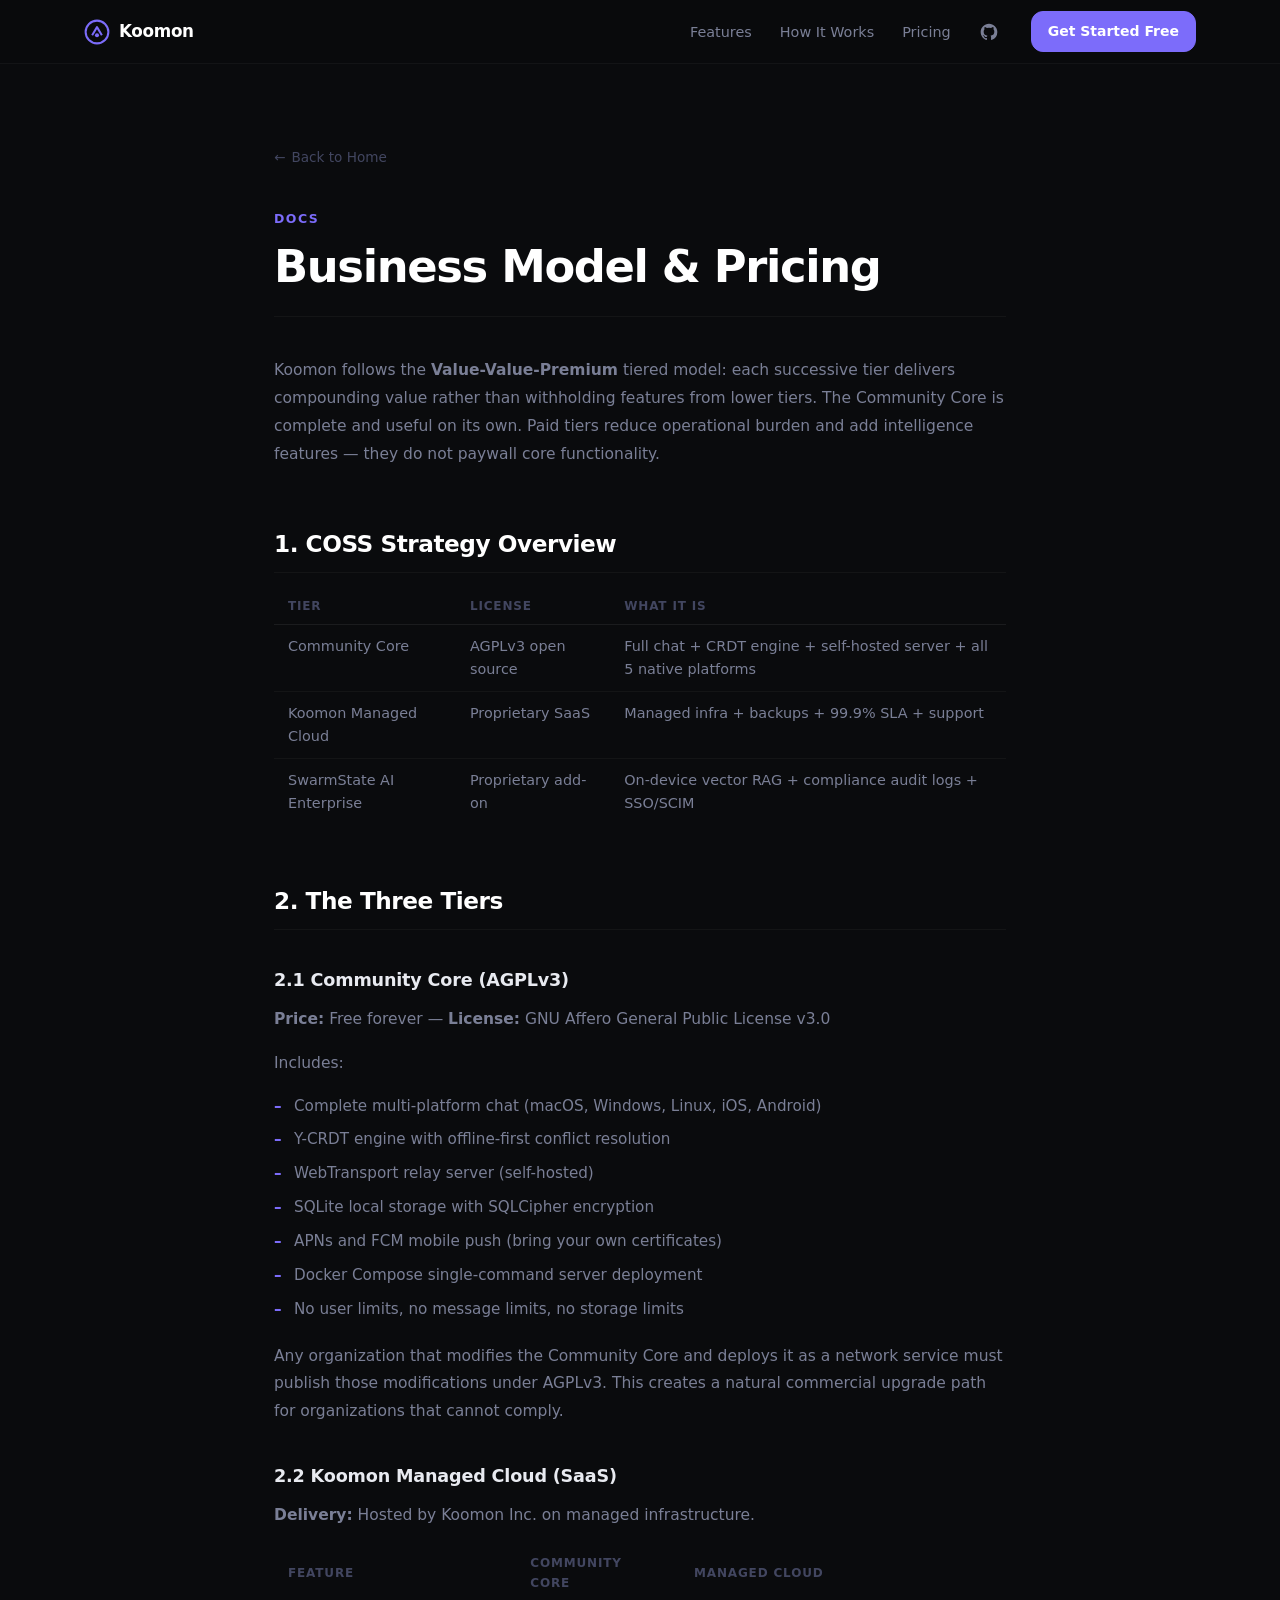
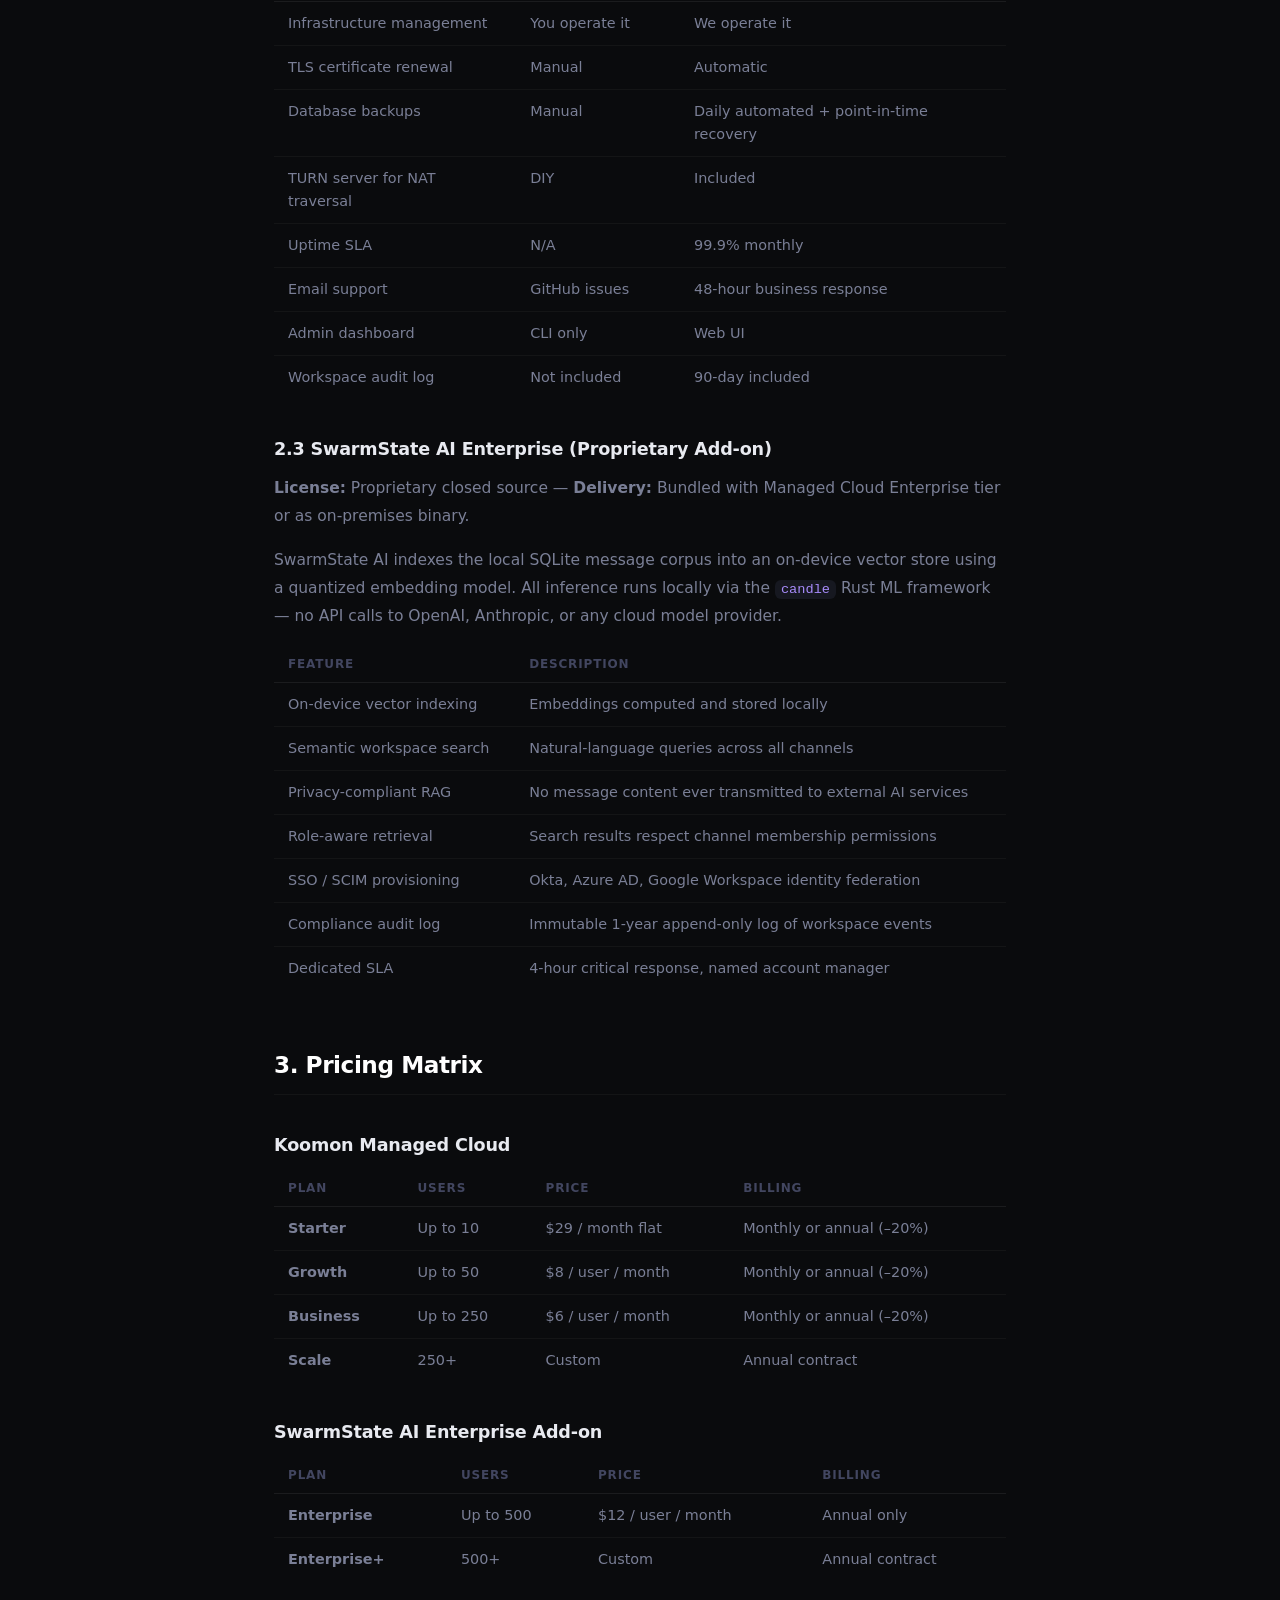
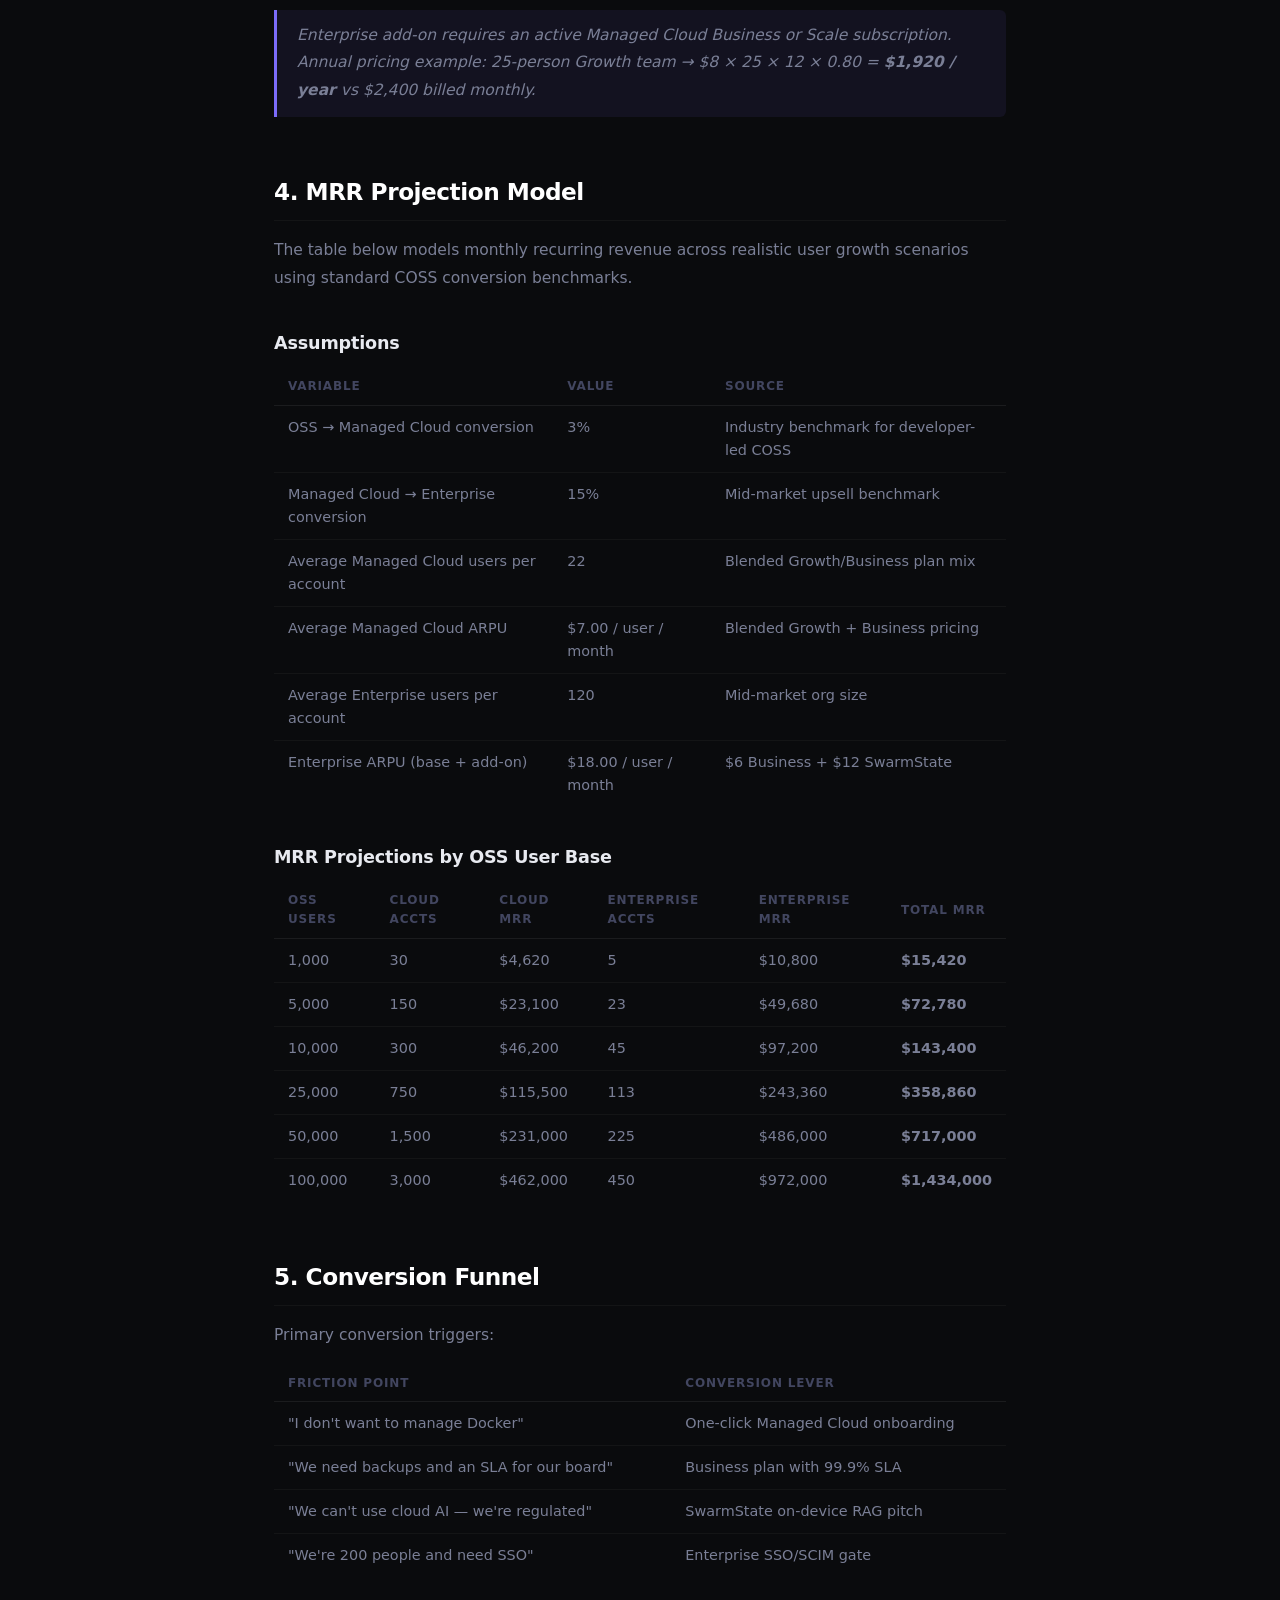
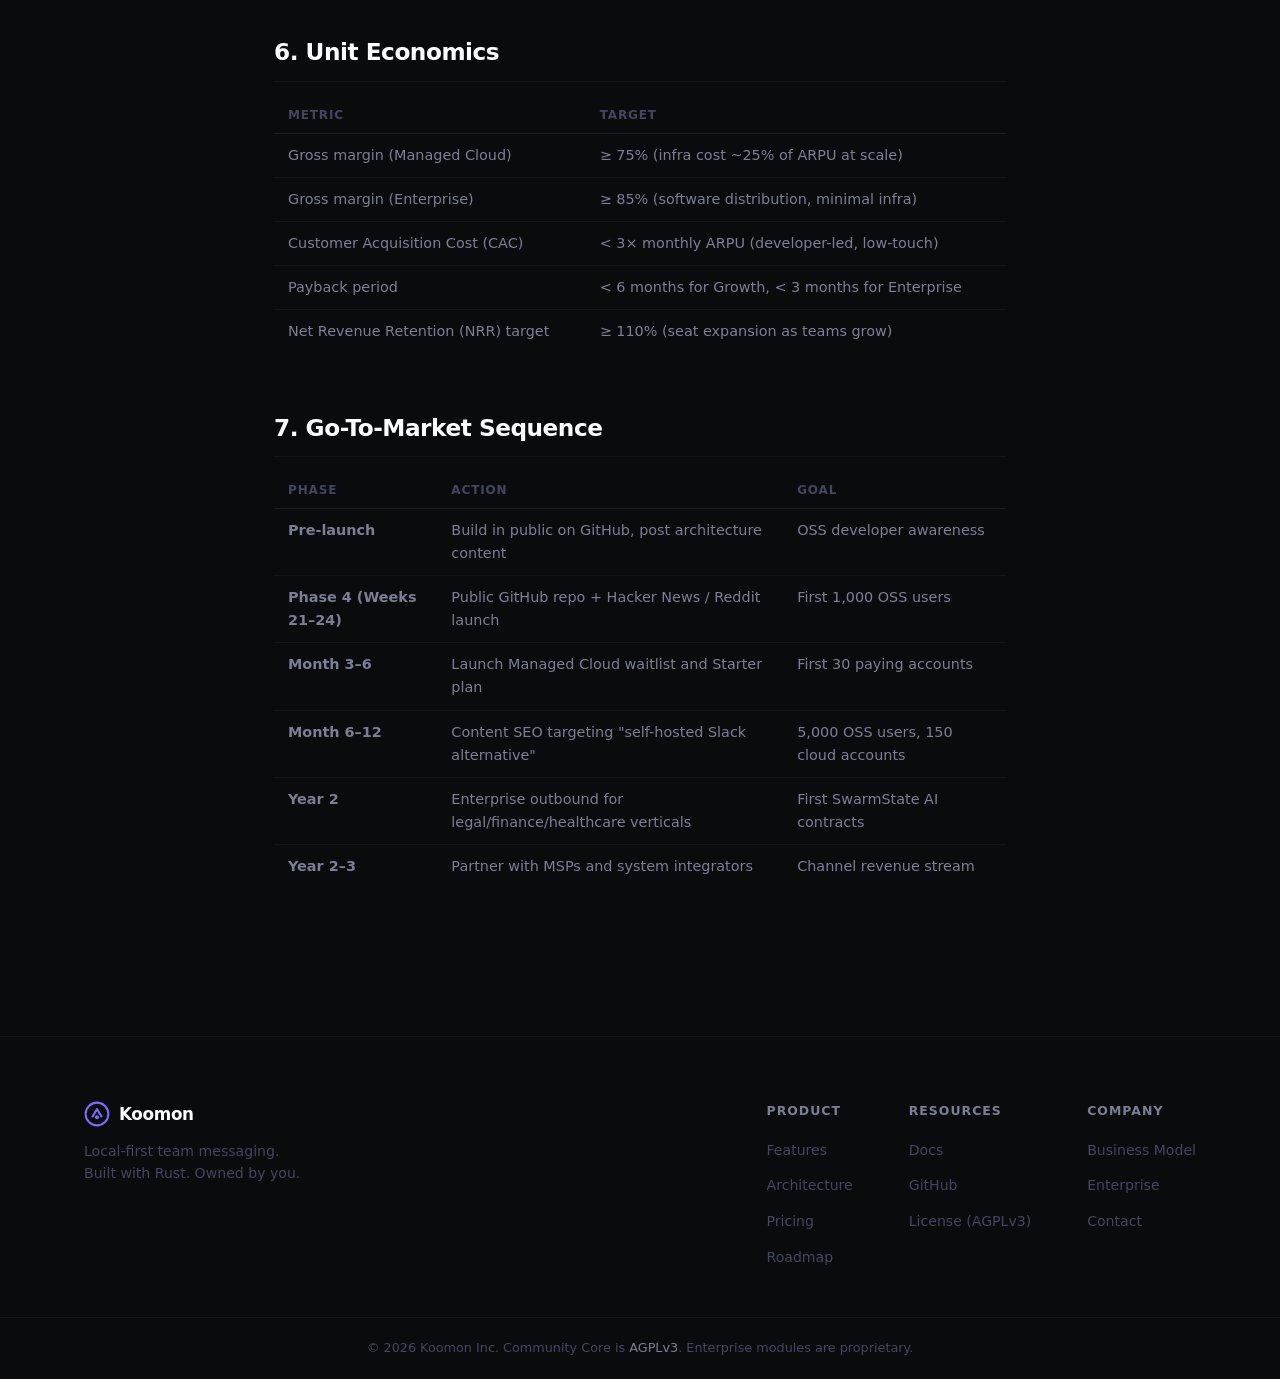
<file: landing/business-model.html>
<!DOCTYPE html>
<html lang="en">
<head>
  <meta charset="UTF-8" />
  <meta name="viewport" content="width=device-width, initial-scale=1.0" />
  <meta name="description" content="Koomon Business Model — COSS strategy, three-tier pricing, MRR projections, and go-to-market sequence." />
  <title>Business Model — Koomon</title>
  <link rel="stylesheet" href="style.css" />
</head>
<body>

  <!-- ─── Navigation ────────────────────────────────────────────────── -->
  <nav class="nav" aria-label="Main navigation">
    <div class="nav__inner container">
      <a class="nav__logo" href="index.html">
        <svg class="nav__logo-icon" viewBox="0 0 32 32" aria-hidden="true">
          <circle cx="16" cy="16" r="14" fill="none" stroke="var(--accent)" stroke-width="2.5"/>
          <path d="M10 20 L16 10 L22 20" fill="none" stroke="var(--accent)" stroke-width="2.5" stroke-linejoin="round"/>
          <circle cx="16" cy="20" r="2.5" fill="var(--accent)"/>
        </svg>
        <span>Koomon</span>
      </a>
      <ul class="nav__links" role="list">
        <li><a href="index.html#features">Features</a></li>
        <li><a href="index.html#how-it-works">How It Works</a></li>
        <li><a href="index.html#pricing">Pricing</a></li>
        <li><a href="https://github.com/koomon/koomon" class="nav__link--gh" aria-label="GitHub">
          <svg viewBox="0 0 24 24" aria-hidden="true" width="20" height="20" fill="currentColor">
            <path d="M12 2C6.477 2 2 6.484 2 12.017c0 4.425 2.865 8.18 6.839 9.504.5.092.682-.217.682-.483 0-.237-.008-.868-.013-1.703-2.782.605-3.369-1.343-3.369-1.343-.454-1.158-1.11-1.466-1.11-1.466-.908-.62.069-.608.069-.608 1.003.07 1.531 1.032 1.531 1.032.892 1.53 2.341 1.088 2.91.832.092-.647.35-1.088.636-1.338-2.22-.253-4.555-1.113-4.555-4.951 0-1.093.39-1.988 1.029-2.688-.103-.253-.446-1.272.098-2.65 0 0 .84-.27 2.75 1.026A9.564 9.564 0 0112 6.844a9.59 9.59 0 012.504.337c1.909-1.296 2.747-1.027 2.747-1.027.546 1.379.202 2.398.1 2.651.64.7 1.028 1.595 1.028 2.688 0 3.848-2.339 4.695-4.566 4.943.359.309.678.92.678 1.855 0 1.338-.012 2.419-.012 2.747 0 .268.18.58.688.482A10.019 10.019 0 0022 12.017C22 6.484 17.522 2 12 2z"/>
          </svg>
        </a></li>
      </ul>
      <a class="btn btn--accent btn--sm" href="index.html#pricing">Get Started Free</a>
    </div>
  </nav>

  <!-- ─── Content ───────────────────────────────────────────────────── -->
  <main class="doc-page">
    <a class="doc-nav-back" href="index.html">Back to Home</a>
    <p class="doc-page__eyebrow">Docs</p>
    <h1 class="doc-page__title">Business Model &amp; Pricing</h1>

    <div class="doc-body">

      <p>Koomon follows the <strong>Value-Value-Premium</strong> tiered model: each successive tier delivers compounding value rather than withholding features from lower tiers. The Community Core is complete and useful on its own. Paid tiers reduce operational burden and add intelligence features — they do not paywall core functionality.</p>

      <h2>1. COSS Strategy Overview</h2>
      <table>
        <thead><tr><th>Tier</th><th>License</th><th>What It Is</th></tr></thead>
        <tbody>
          <tr><td>Community Core</td><td>AGPLv3 open source</td><td>Full chat + CRDT engine + self-hosted server + all 5 native platforms</td></tr>
          <tr><td>Koomon Managed Cloud</td><td>Proprietary SaaS</td><td>Managed infra + backups + 99.9% SLA + support</td></tr>
          <tr><td>SwarmState AI Enterprise</td><td>Proprietary add-on</td><td>On-device vector RAG + compliance audit logs + SSO/SCIM</td></tr>
        </tbody>
      </table>

      <h2>2. The Three Tiers</h2>

      <h3>2.1 Community Core (AGPLv3)</h3>
      <p><strong>Price:</strong> Free forever — <strong>License:</strong> GNU Affero General Public License v3.0</p>
      <p>Includes:</p>
      <ul>
        <li>Complete multi-platform chat (macOS, Windows, Linux, iOS, Android)</li>
        <li>Y-CRDT engine with offline-first conflict resolution</li>
        <li>WebTransport relay server (self-hosted)</li>
        <li>SQLite local storage with SQLCipher encryption</li>
        <li>APNs and FCM mobile push (bring your own certificates)</li>
        <li>Docker Compose single-command server deployment</li>
        <li>No user limits, no message limits, no storage limits</li>
      </ul>
      <p>Any organization that modifies the Community Core and deploys it as a network service must publish those modifications under AGPLv3. This creates a natural commercial upgrade path for organizations that cannot comply.</p>

      <h3>2.2 Koomon Managed Cloud (SaaS)</h3>
      <p><strong>Delivery:</strong> Hosted by Koomon Inc. on managed infrastructure.</p>
      <table>
        <thead><tr><th>Feature</th><th>Community Core</th><th>Managed Cloud</th></tr></thead>
        <tbody>
          <tr><td>Infrastructure management</td><td>You operate it</td><td>We operate it</td></tr>
          <tr><td>TLS certificate renewal</td><td>Manual</td><td>Automatic</td></tr>
          <tr><td>Database backups</td><td>Manual</td><td>Daily automated + point-in-time recovery</td></tr>
          <tr><td>TURN server for NAT traversal</td><td>DIY</td><td>Included</td></tr>
          <tr><td>Uptime SLA</td><td>N/A</td><td>99.9% monthly</td></tr>
          <tr><td>Email support</td><td>GitHub issues</td><td>48-hour business response</td></tr>
          <tr><td>Admin dashboard</td><td>CLI only</td><td>Web UI</td></tr>
          <tr><td>Workspace audit log</td><td>Not included</td><td>90-day included</td></tr>
        </tbody>
      </table>

      <h3>2.3 SwarmState AI Enterprise (Proprietary Add-on)</h3>
      <p><strong>License:</strong> Proprietary closed source — <strong>Delivery:</strong> Bundled with Managed Cloud Enterprise tier or as on-premises binary.</p>
      <p>SwarmState AI indexes the local SQLite message corpus into an on-device vector store using a quantized embedding model. All inference runs locally via the <code>candle</code> Rust ML framework — no API calls to OpenAI, Anthropic, or any cloud model provider.</p>
      <table>
        <thead><tr><th>Feature</th><th>Description</th></tr></thead>
        <tbody>
          <tr><td>On-device vector indexing</td><td>Embeddings computed and stored locally</td></tr>
          <tr><td>Semantic workspace search</td><td>Natural-language queries across all channels</td></tr>
          <tr><td>Privacy-compliant RAG</td><td>No message content ever transmitted to external AI services</td></tr>
          <tr><td>Role-aware retrieval</td><td>Search results respect channel membership permissions</td></tr>
          <tr><td>SSO / SCIM provisioning</td><td>Okta, Azure AD, Google Workspace identity federation</td></tr>
          <tr><td>Compliance audit log</td><td>Immutable 1-year append-only log of workspace events</td></tr>
          <tr><td>Dedicated SLA</td><td>4-hour critical response, named account manager</td></tr>
        </tbody>
      </table>

      <h2>3. Pricing Matrix</h2>

      <h3>Koomon Managed Cloud</h3>
      <table>
        <thead><tr><th>Plan</th><th>Users</th><th>Price</th><th>Billing</th></tr></thead>
        <tbody>
          <tr><td><strong>Starter</strong></td><td>Up to 10</td><td>$29 / month flat</td><td>Monthly or annual (–20%)</td></tr>
          <tr><td><strong>Growth</strong></td><td>Up to 50</td><td>$8 / user / month</td><td>Monthly or annual (–20%)</td></tr>
          <tr><td><strong>Business</strong></td><td>Up to 250</td><td>$6 / user / month</td><td>Monthly or annual (–20%)</td></tr>
          <tr><td><strong>Scale</strong></td><td>250+</td><td>Custom</td><td>Annual contract</td></tr>
        </tbody>
      </table>

      <h3>SwarmState AI Enterprise Add-on</h3>
      <table>
        <thead><tr><th>Plan</th><th>Users</th><th>Price</th><th>Billing</th></tr></thead>
        <tbody>
          <tr><td><strong>Enterprise</strong></td><td>Up to 500</td><td>$12 / user / month</td><td>Annual only</td></tr>
          <tr><td><strong>Enterprise+</strong></td><td>500+</td><td>Custom</td><td>Annual contract</td></tr>
        </tbody>
      </table>
      <blockquote>
        <p>Enterprise add-on requires an active Managed Cloud Business or Scale subscription. Annual pricing example: 25-person Growth team → $8 × 25 × 12 × 0.80 = <strong>$1,920 / year</strong> vs $2,400 billed monthly.</p>
      </blockquote>

      <h2>4. MRR Projection Model</h2>
      <p>The table below models monthly recurring revenue across realistic user growth scenarios using standard COSS conversion benchmarks.</p>
      <h3>Assumptions</h3>
      <table>
        <thead><tr><th>Variable</th><th>Value</th><th>Source</th></tr></thead>
        <tbody>
          <tr><td>OSS → Managed Cloud conversion</td><td>3%</td><td>Industry benchmark for developer-led COSS</td></tr>
          <tr><td>Managed Cloud → Enterprise conversion</td><td>15%</td><td>Mid-market upsell benchmark</td></tr>
          <tr><td>Average Managed Cloud users per account</td><td>22</td><td>Blended Growth/Business plan mix</td></tr>
          <tr><td>Average Managed Cloud ARPU</td><td>$7.00 / user / month</td><td>Blended Growth + Business pricing</td></tr>
          <tr><td>Average Enterprise users per account</td><td>120</td><td>Mid-market org size</td></tr>
          <tr><td>Enterprise ARPU (base + add-on)</td><td>$18.00 / user / month</td><td>$6 Business + $12 SwarmState</td></tr>
        </tbody>
      </table>

      <h3>MRR Projections by OSS User Base</h3>
      <table>
        <thead>
          <tr>
            <th>OSS Users</th>
            <th>Cloud Accts</th>
            <th>Cloud MRR</th>
            <th>Enterprise Accts</th>
            <th>Enterprise MRR</th>
            <th>Total MRR</th>
          </tr>
        </thead>
        <tbody>
          <tr><td>1,000</td><td>30</td><td>$4,620</td><td>5</td><td>$10,800</td><td><strong>$15,420</strong></td></tr>
          <tr><td>5,000</td><td>150</td><td>$23,100</td><td>23</td><td>$49,680</td><td><strong>$72,780</strong></td></tr>
          <tr><td>10,000</td><td>300</td><td>$46,200</td><td>45</td><td>$97,200</td><td><strong>$143,400</strong></td></tr>
          <tr><td>25,000</td><td>750</td><td>$115,500</td><td>113</td><td>$243,360</td><td><strong>$358,860</strong></td></tr>
          <tr><td>50,000</td><td>1,500</td><td>$231,000</td><td>225</td><td>$486,000</td><td><strong>$717,000</strong></td></tr>
          <tr><td>100,000</td><td>3,000</td><td>$462,000</td><td>450</td><td>$972,000</td><td><strong>$1,434,000</strong></td></tr>
        </tbody>
      </table>

      <h2>5. Conversion Funnel</h2>
      <p>Primary conversion triggers:</p>
      <table>
        <thead><tr><th>Friction Point</th><th>Conversion Lever</th></tr></thead>
        <tbody>
          <tr><td>"I don't want to manage Docker"</td><td>One-click Managed Cloud onboarding</td></tr>
          <tr><td>"We need backups and an SLA for our board"</td><td>Business plan with 99.9% SLA</td></tr>
          <tr><td>"We can't use cloud AI — we're regulated"</td><td>SwarmState on-device RAG pitch</td></tr>
          <tr><td>"We're 200 people and need SSO"</td><td>Enterprise SSO/SCIM gate</td></tr>
        </tbody>
      </table>

      <h2>6. Unit Economics</h2>
      <table>
        <thead><tr><th>Metric</th><th>Target</th></tr></thead>
        <tbody>
          <tr><td>Gross margin (Managed Cloud)</td><td>≥ 75% (infra cost ~25% of ARPU at scale)</td></tr>
          <tr><td>Gross margin (Enterprise)</td><td>≥ 85% (software distribution, minimal infra)</td></tr>
          <tr><td>Customer Acquisition Cost (CAC)</td><td>&lt; 3× monthly ARPU (developer-led, low-touch)</td></tr>
          <tr><td>Payback period</td><td>&lt; 6 months for Growth, &lt; 3 months for Enterprise</td></tr>
          <tr><td>Net Revenue Retention (NRR) target</td><td>≥ 110% (seat expansion as teams grow)</td></tr>
        </tbody>
      </table>

      <h2>7. Go-To-Market Sequence</h2>
      <table>
        <thead><tr><th>Phase</th><th>Action</th><th>Goal</th></tr></thead>
        <tbody>
          <tr><td><strong>Pre-launch</strong></td><td>Build in public on GitHub, post architecture content</td><td>OSS developer awareness</td></tr>
          <tr><td><strong>Phase 4 (Weeks 21–24)</strong></td><td>Public GitHub repo + Hacker News / Reddit launch</td><td>First 1,000 OSS users</td></tr>
          <tr><td><strong>Month 3–6</strong></td><td>Launch Managed Cloud waitlist and Starter plan</td><td>First 30 paying accounts</td></tr>
          <tr><td><strong>Month 6–12</strong></td><td>Content SEO targeting "self-hosted Slack alternative"</td><td>5,000 OSS users, 150 cloud accounts</td></tr>
          <tr><td><strong>Year 2</strong></td><td>Enterprise outbound for legal/finance/healthcare verticals</td><td>First SwarmState AI contracts</td></tr>
          <tr><td><strong>Year 2–3</strong></td><td>Partner with MSPs and system integrators</td><td>Channel revenue stream</td></tr>
        </tbody>
      </table>

    </div>
  </main>

  <!-- ─── Footer ────────────────────────────────────────────────────── -->
  <footer class="footer">
    <div class="container footer__inner">
      <div class="footer__brand">
        <a class="nav__logo" href="index.html">
          <svg class="nav__logo-icon" viewBox="0 0 32 32" aria-hidden="true">
            <circle cx="16" cy="16" r="14" fill="none" stroke="var(--accent)" stroke-width="2.5"/>
            <path d="M10 20 L16 10 L22 20" fill="none" stroke="var(--accent)" stroke-width="2.5" stroke-linejoin="round"/>
            <circle cx="16" cy="20" r="2.5" fill="var(--accent)"/>
          </svg>
          <span>Koomon</span>
        </a>
        <p>Local-first team messaging.<br/>Built with Rust. Owned by you.</p>
      </div>
      <nav class="footer__links" aria-label="Footer navigation">
        <div class="footer__col">
          <h4>Product</h4>
          <ul role="list">
            <li><a href="index.html#features">Features</a></li>
            <li><a href="index.html#how-it-works">Architecture</a></li>
            <li><a href="index.html#pricing">Pricing</a></li>
            <li><a href="roadmap.html">Roadmap</a></li>
          </ul>
        </div>
        <div class="footer__col">
          <h4>Resources</h4>
          <ul role="list">
            <li><a href="architecture.html">Docs</a></li>
            <li><a href="https://github.com/koomon/koomon">GitHub</a></li>
            <li><a href="license.html">License (AGPLv3)</a></li>
          </ul>
        </div>
        <div class="footer__col">
          <h4>Company</h4>
          <ul role="list">
            <li><a href="business-model.html">Business Model</a></li>
            <li><a href="mailto:enterprise@koomon.app">Enterprise</a></li>
            <li><a href="mailto:hello@koomon.app">Contact</a></li>
          </ul>
        </div>
      </nav>
    </div>
    <div class="footer__bottom">
      <div class="container">
        <p>© 2026 Koomon Inc. Community Core is <a href="license.html">AGPLv3</a>. Enterprise modules are proprietary.</p>
      </div>
    </div>
  </footer>

</body>
</html>
</file>
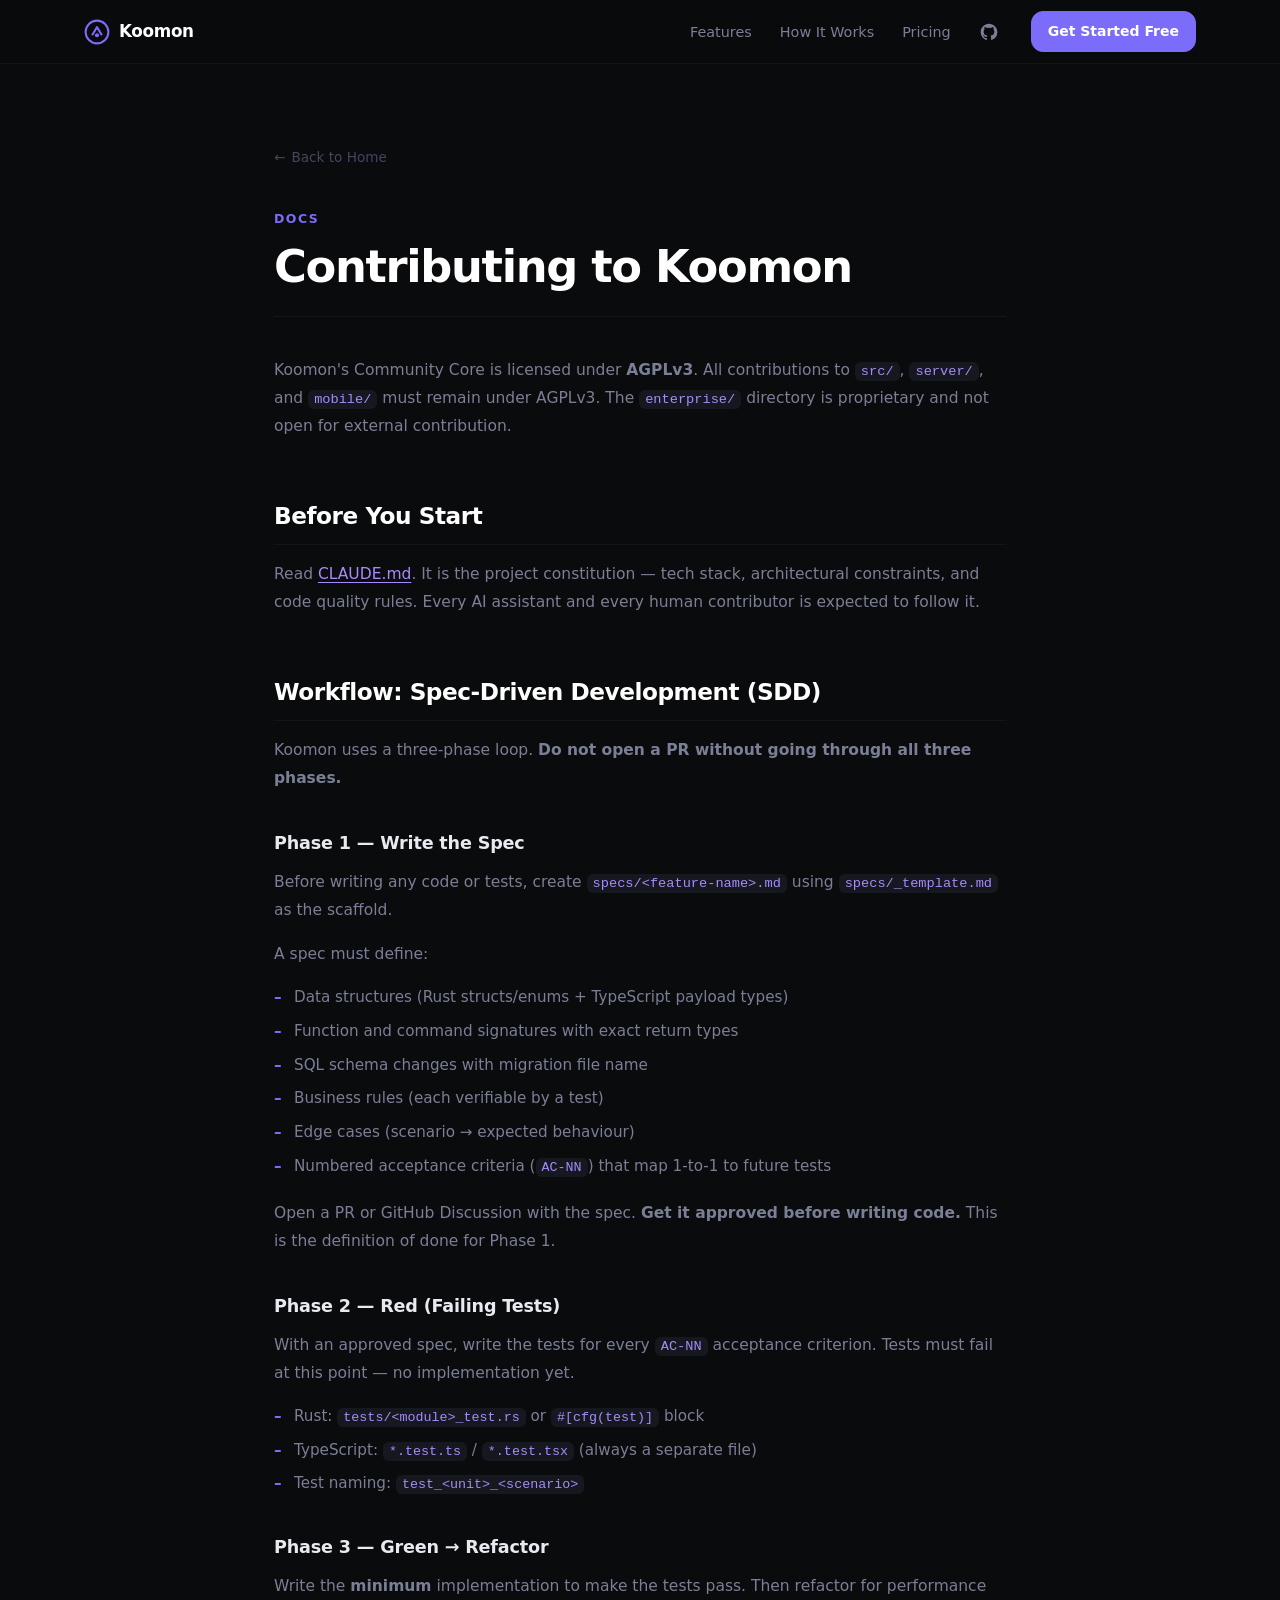
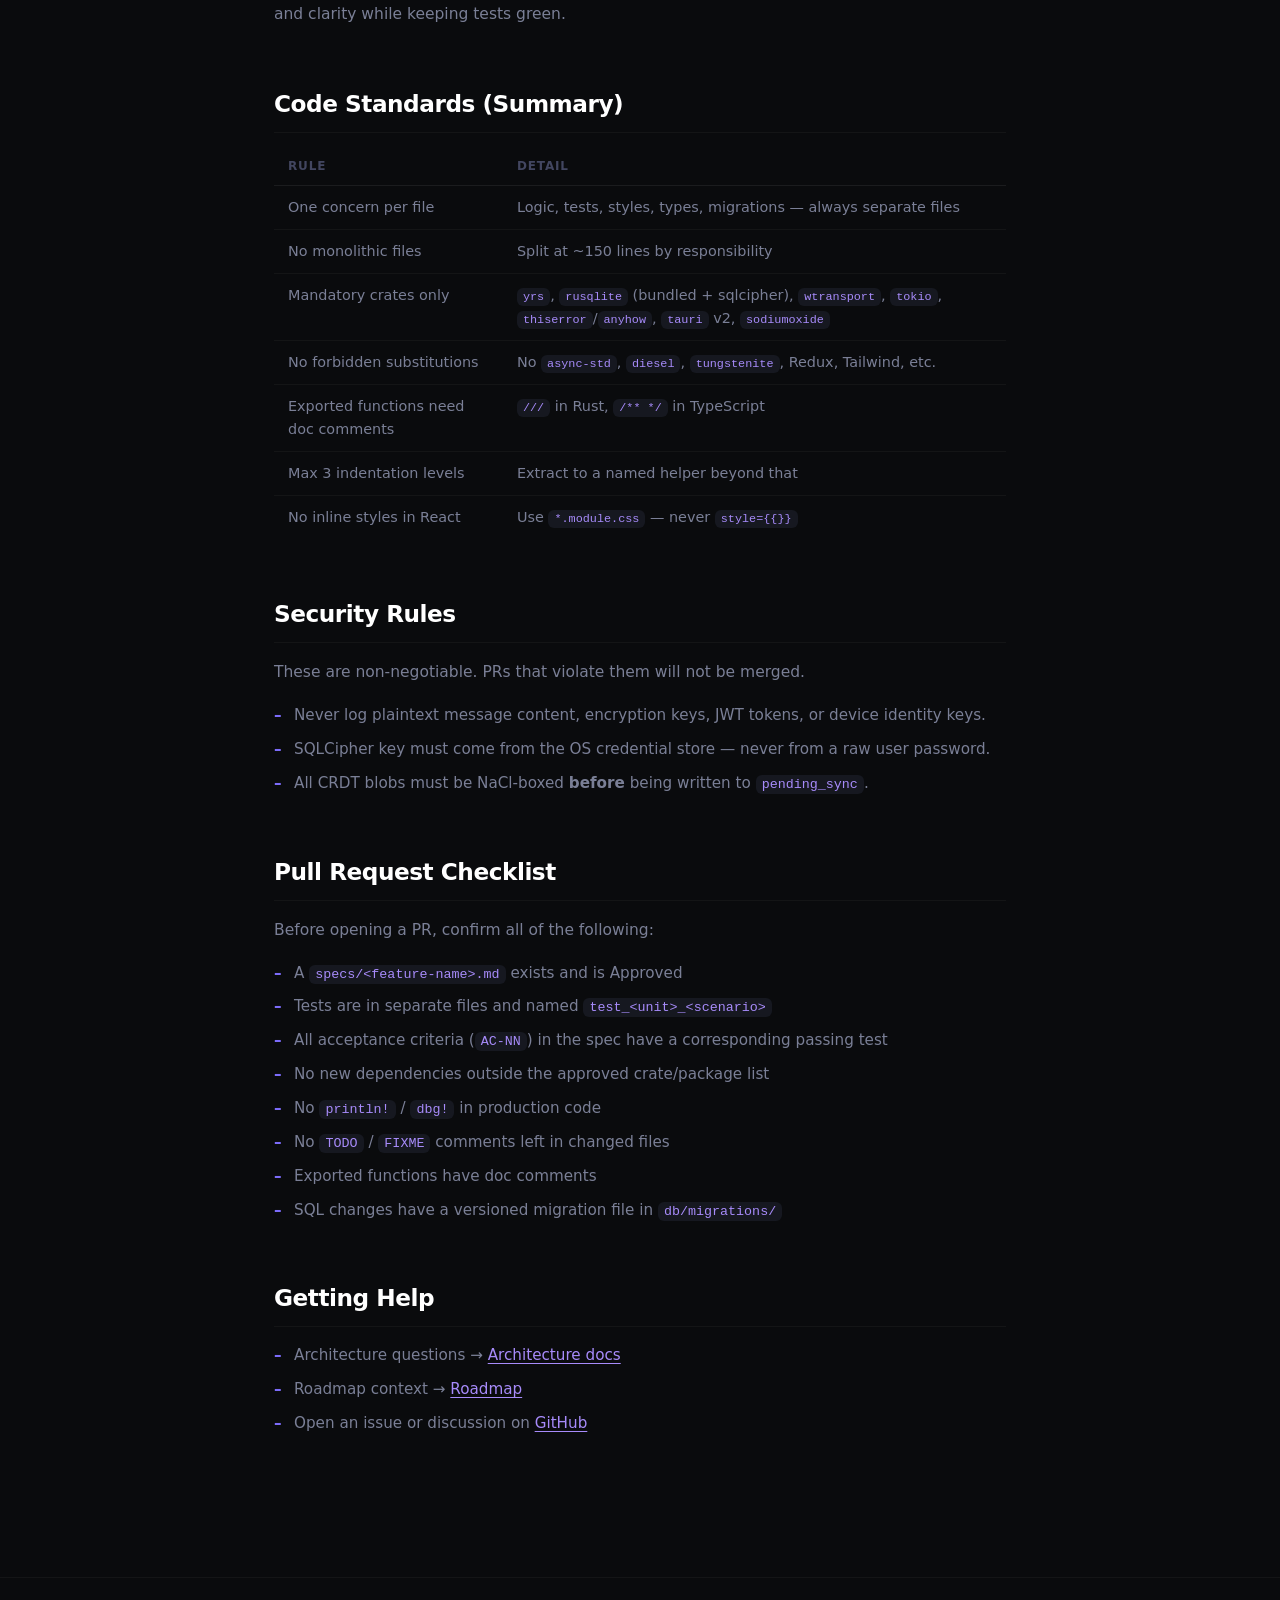
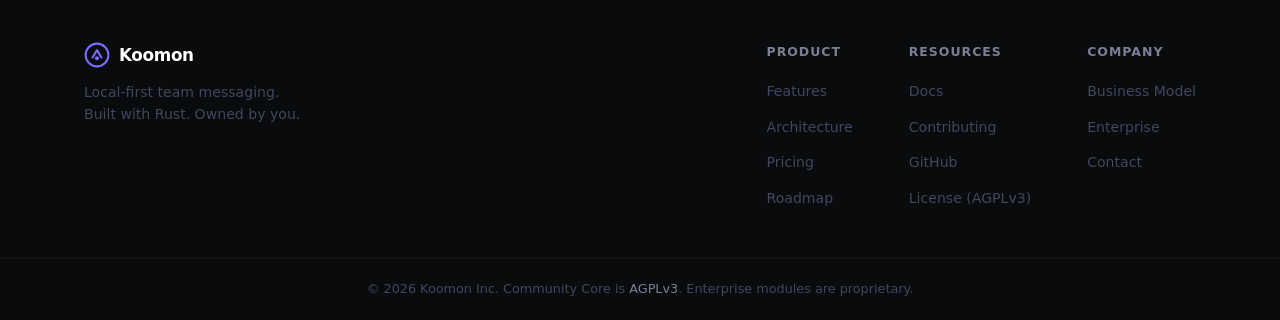
<file: landing/contributing.html>
<!DOCTYPE html>
<html lang="en">
<head>
  <meta charset="UTF-8" />
  <meta name="viewport" content="width=device-width, initial-scale=1.0" />
  <meta name="description" content="Contributing to Koomon — spec-driven development loop, code standards, security rules, and pull request checklist." />
  <title>Contributing — Koomon</title>
  <link rel="stylesheet" href="style.css" />
</head>
<body>

  <!-- ─── Navigation ────────────────────────────────────────────────── -->
  <nav class="nav" aria-label="Main navigation">
    <div class="nav__inner container">
      <a class="nav__logo" href="index.html">
        <svg class="nav__logo-icon" viewBox="0 0 32 32" aria-hidden="true">
          <circle cx="16" cy="16" r="14" fill="none" stroke="var(--accent)" stroke-width="2.5"/>
          <path d="M10 20 L16 10 L22 20" fill="none" stroke="var(--accent)" stroke-width="2.5" stroke-linejoin="round"/>
          <circle cx="16" cy="20" r="2.5" fill="var(--accent)"/>
        </svg>
        <span>Koomon</span>
      </a>
      <ul class="nav__links" role="list">
        <li><a href="index.html#features">Features</a></li>
        <li><a href="index.html#how-it-works">How It Works</a></li>
        <li><a href="index.html#pricing">Pricing</a></li>
        <li><a href="https://github.com/koomon/koomon" class="nav__link--gh" aria-label="GitHub">
          <svg viewBox="0 0 24 24" aria-hidden="true" width="20" height="20" fill="currentColor">
            <path d="M12 2C6.477 2 2 6.484 2 12.017c0 4.425 2.865 8.18 6.839 9.504.5.092.682-.217.682-.483 0-.237-.008-.868-.013-1.703-2.782.605-3.369-1.343-3.369-1.343-.454-1.158-1.11-1.466-1.11-1.466-.908-.62.069-.608.069-.608 1.003.07 1.531 1.032 1.531 1.032.892 1.53 2.341 1.088 2.91.832.092-.647.35-1.088.636-1.338-2.22-.253-4.555-1.113-4.555-4.951 0-1.093.39-1.988 1.029-2.688-.103-.253-.446-1.272.098-2.65 0 0 .84-.27 2.75 1.026A9.564 9.564 0 0112 6.844a9.59 9.59 0 012.504.337c1.909-1.296 2.747-1.027 2.747-1.027.546 1.379.202 2.398.1 2.651.64.7 1.028 1.595 1.028 2.688 0 3.848-2.339 4.695-4.566 4.943.359.309.678.92.678 1.855 0 1.338-.012 2.419-.012 2.747 0 .268.18.58.688.482A10.019 10.019 0 0022 12.017C22 6.484 17.522 2 12 2z"/>
          </svg>
        </a></li>
      </ul>
      <a class="btn btn--accent btn--sm" href="index.html#pricing">Get Started Free</a>
    </div>
  </nav>

  <!-- ─── Content ───────────────────────────────────────────────────── -->
  <main class="doc-page">
    <a class="doc-nav-back" href="index.html">Back to Home</a>
    <p class="doc-page__eyebrow">Docs</p>
    <h1 class="doc-page__title">Contributing to Koomon</h1>

    <div class="doc-body">

      <p>Koomon's Community Core is licensed under <strong>AGPLv3</strong>. All contributions to <code>src/</code>, <code>server/</code>, and <code>mobile/</code> must remain under AGPLv3. The <code>enterprise/</code> directory is proprietary and not open for external contribution.</p>

      <h2>Before You Start</h2>
      <p>Read <a href="https://github.com/koomon/koomon/blob/main/CLAUDE.md">CLAUDE.md</a>. It is the project constitution — tech stack, architectural constraints, and code quality rules. Every AI assistant and every human contributor is expected to follow it.</p>

      <h2>Workflow: Spec-Driven Development (SDD)</h2>
      <p>Koomon uses a three-phase loop. <strong>Do not open a PR without going through all three phases.</strong></p>

      <h3>Phase 1 — Write the Spec</h3>
      <p>Before writing any code or tests, create <code>specs/&lt;feature-name&gt;.md</code> using <code>specs/_template.md</code> as the scaffold.</p>
      <p>A spec must define:</p>
      <ul>
        <li>Data structures (Rust structs/enums + TypeScript payload types)</li>
        <li>Function and command signatures with exact return types</li>
        <li>SQL schema changes with migration file name</li>
        <li>Business rules (each verifiable by a test)</li>
        <li>Edge cases (scenario → expected behaviour)</li>
        <li>Numbered acceptance criteria (<code>AC-NN</code>) that map 1-to-1 to future tests</li>
      </ul>
      <p>Open a PR or GitHub Discussion with the spec. <strong>Get it approved before writing code.</strong> This is the definition of done for Phase 1.</p>

      <h3>Phase 2 — Red (Failing Tests)</h3>
      <p>With an approved spec, write the tests for every <code>AC-NN</code> acceptance criterion. Tests must fail at this point — no implementation yet.</p>
      <ul>
        <li>Rust: <code>tests/&lt;module&gt;_test.rs</code> or <code>#[cfg(test)]</code> block</li>
        <li>TypeScript: <code>*.test.ts</code> / <code>*.test.tsx</code> (always a separate file)</li>
        <li>Test naming: <code>test_&lt;unit&gt;_&lt;scenario&gt;</code></li>
      </ul>

      <h3>Phase 3 — Green → Refactor</h3>
      <p>Write the <strong>minimum</strong> implementation to make the tests pass. Then refactor for performance and clarity while keeping tests green.</p>

      <h2>Code Standards (Summary)</h2>
      <table>
        <thead><tr><th>Rule</th><th>Detail</th></tr></thead>
        <tbody>
          <tr><td>One concern per file</td><td>Logic, tests, styles, types, migrations — always separate files</td></tr>
          <tr><td>No monolithic files</td><td>Split at ~150 lines by responsibility</td></tr>
          <tr><td>Mandatory crates only</td><td><code>yrs</code>, <code>rusqlite</code> (bundled + sqlcipher), <code>wtransport</code>, <code>tokio</code>, <code>thiserror</code>/<code>anyhow</code>, <code>tauri</code> v2, <code>sodiumoxide</code></td></tr>
          <tr><td>No forbidden substitutions</td><td>No <code>async-std</code>, <code>diesel</code>, <code>tungstenite</code>, Redux, Tailwind, etc.</td></tr>
          <tr><td>Exported functions need doc comments</td><td><code>///</code> in Rust, <code>/** */</code> in TypeScript</td></tr>
          <tr><td>Max 3 indentation levels</td><td>Extract to a named helper beyond that</td></tr>
          <tr><td>No inline styles in React</td><td>Use <code>*.module.css</code> — never <code>style={{}}</code></td></tr>
        </tbody>
      </table>

      <h2>Security Rules</h2>
      <p>These are non-negotiable. PRs that violate them will not be merged.</p>
      <ul>
        <li>Never log plaintext message content, encryption keys, JWT tokens, or device identity keys.</li>
        <li>SQLCipher key must come from the OS credential store — never from a raw user password.</li>
        <li>All CRDT blobs must be NaCl-boxed <strong>before</strong> being written to <code>pending_sync</code>.</li>
      </ul>

      <h2>Pull Request Checklist</h2>
      <p>Before opening a PR, confirm all of the following:</p>
      <ul>
        <li>A <code>specs/&lt;feature-name&gt;.md</code> exists and is Approved</li>
        <li>Tests are in separate files and named <code>test_&lt;unit&gt;_&lt;scenario&gt;</code></li>
        <li>All acceptance criteria (<code>AC-NN</code>) in the spec have a corresponding passing test</li>
        <li>No new dependencies outside the approved crate/package list</li>
        <li>No <code>println!</code> / <code>dbg!</code> in production code</li>
        <li>No <code>TODO</code> / <code>FIXME</code> comments left in changed files</li>
        <li>Exported functions have doc comments</li>
        <li>SQL changes have a versioned migration file in <code>db/migrations/</code></li>
      </ul>

      <h2>Getting Help</h2>
      <ul>
        <li>Architecture questions → <a href="architecture.html">Architecture docs</a></li>
        <li>Roadmap context → <a href="roadmap.html">Roadmap</a></li>
        <li>Open an issue or discussion on <a href="https://github.com/koomon/koomon">GitHub</a></li>
      </ul>

    </div>
  </main>

  <!-- ─── Footer ────────────────────────────────────────────────────── -->
  <footer class="footer">
    <div class="container footer__inner">
      <div class="footer__brand">
        <a class="nav__logo" href="index.html">
          <svg class="nav__logo-icon" viewBox="0 0 32 32" aria-hidden="true">
            <circle cx="16" cy="16" r="14" fill="none" stroke="var(--accent)" stroke-width="2.5"/>
            <path d="M10 20 L16 10 L22 20" fill="none" stroke="var(--accent)" stroke-width="2.5" stroke-linejoin="round"/>
            <circle cx="16" cy="20" r="2.5" fill="var(--accent)"/>
          </svg>
          <span>Koomon</span>
        </a>
        <p>Local-first team messaging.<br/>Built with Rust. Owned by you.</p>
      </div>
      <nav class="footer__links" aria-label="Footer navigation">
        <div class="footer__col">
          <h4>Product</h4>
          <ul role="list">
            <li><a href="index.html#features">Features</a></li>
            <li><a href="index.html#how-it-works">Architecture</a></li>
            <li><a href="index.html#pricing">Pricing</a></li>
            <li><a href="roadmap.html">Roadmap</a></li>
          </ul>
        </div>
        <div class="footer__col">
          <h4>Resources</h4>
          <ul role="list">
            <li><a href="architecture.html">Docs</a></li>
            <li><a href="contributing.html">Contributing</a></li>
            <li><a href="https://github.com/koomon/koomon">GitHub</a></li>
            <li><a href="license.html">License (AGPLv3)</a></li>
          </ul>
        </div>
        <div class="footer__col">
          <h4>Company</h4>
          <ul role="list">
            <li><a href="business-model.html">Business Model</a></li>
            <li><a href="mailto:enterprise@koomon.app">Enterprise</a></li>
            <li><a href="mailto:hello@koomon.app">Contact</a></li>
          </ul>
        </div>
      </nav>
    </div>
    <div class="footer__bottom">
      <div class="container">
        <p>© 2026 Koomon Inc. Community Core is <a href="license.html">AGPLv3</a>. Enterprise modules are proprietary.</p>
      </div>
    </div>
  </footer>

</body>
</html>
</file>
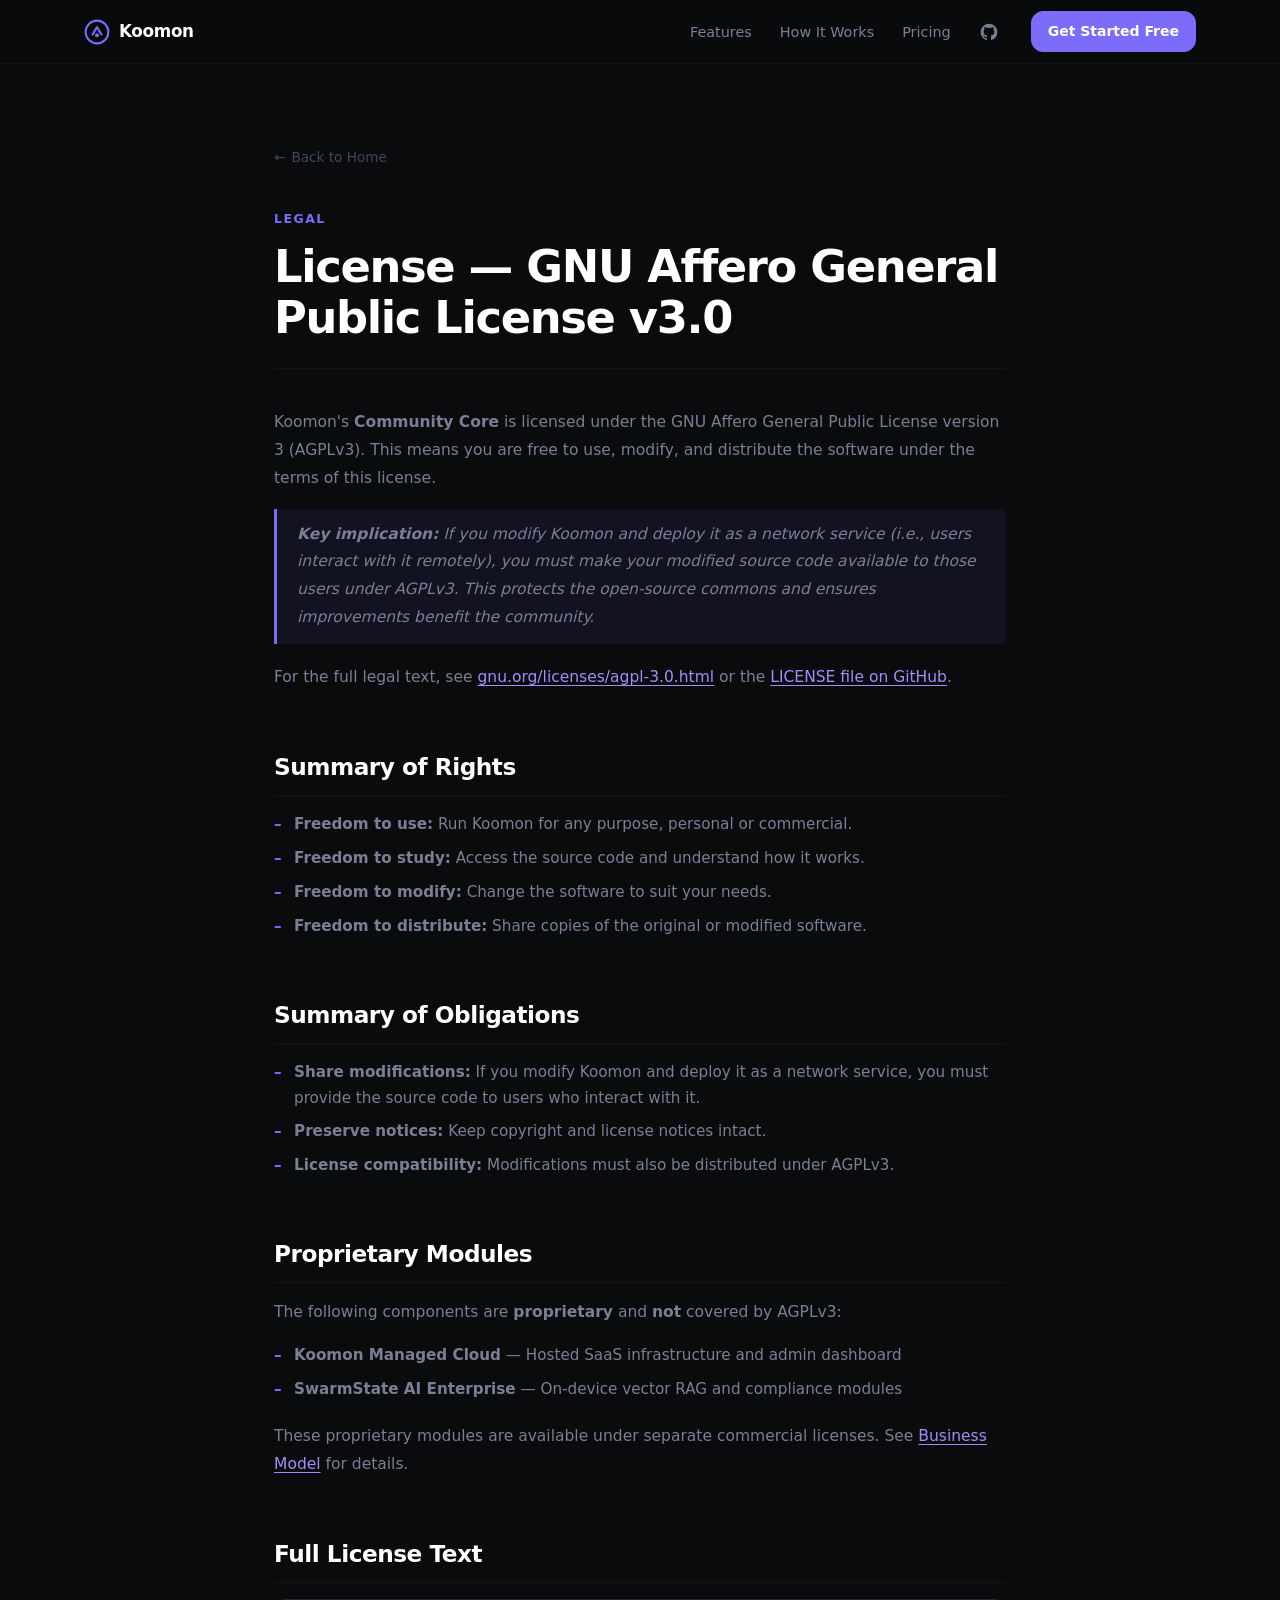
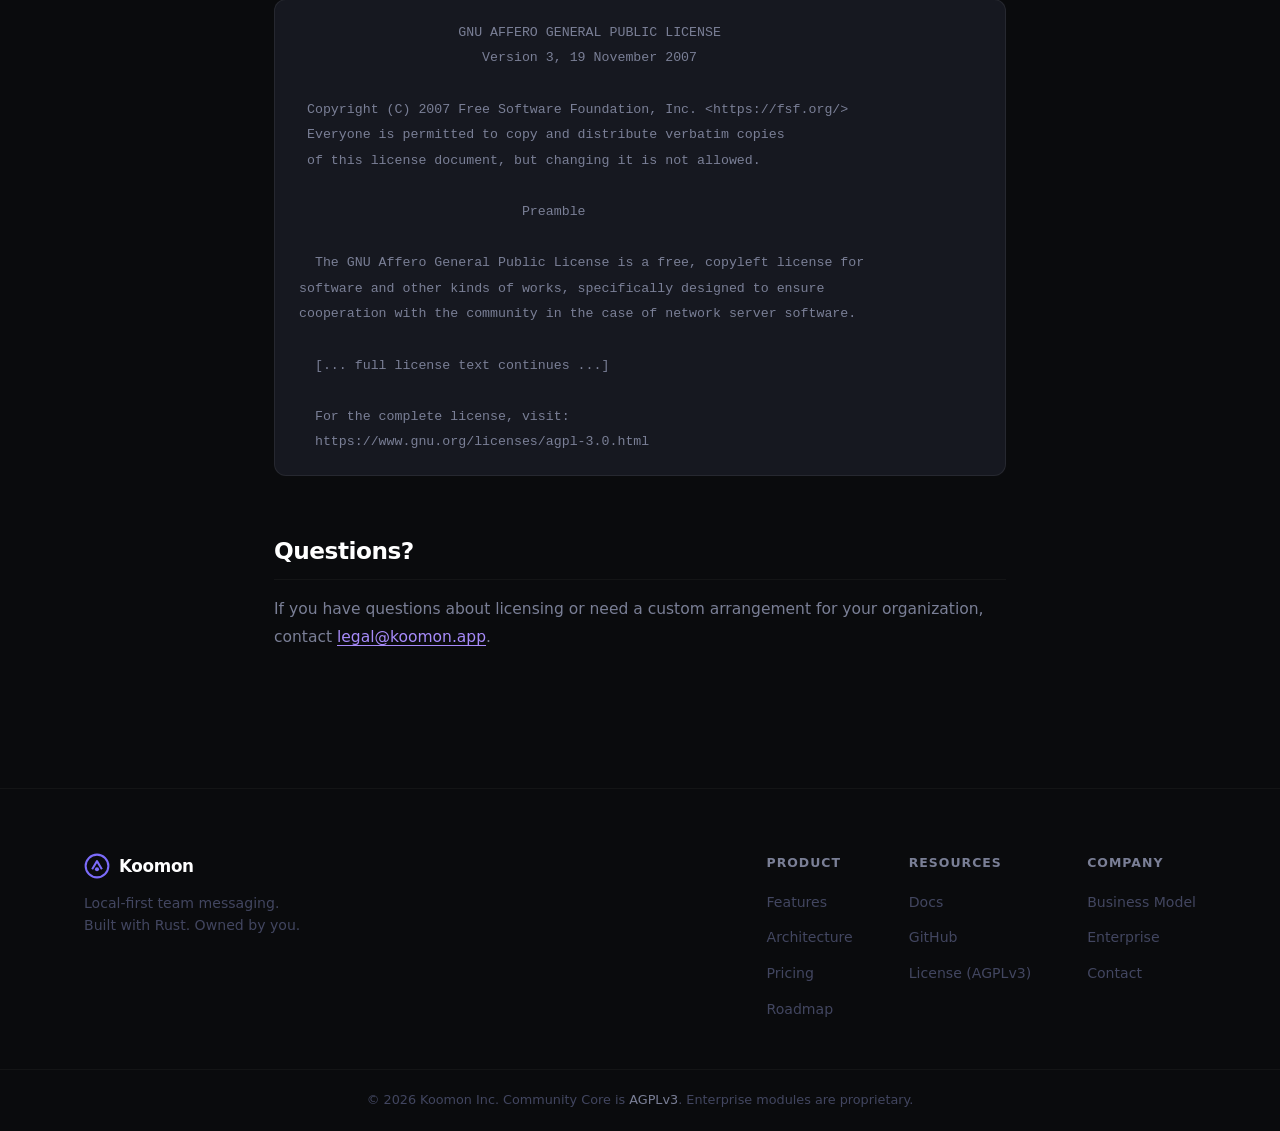
<file: landing/license.html>
<!DOCTYPE html>
<html lang="en">
<head>
  <meta charset="UTF-8" />
  <meta name="viewport" content="width=device-width, initial-scale=1.0" />
  <meta name="description" content="Koomon Community Core License — GNU Affero General Public License v3.0 (AGPLv3)." />
  <title>License (AGPLv3) — Koomon</title>
  <link rel="stylesheet" href="style.css" />
</head>
<body>

  <!-- ─── Navigation ────────────────────────────────────────────────── -->
  <nav class="nav" aria-label="Main navigation">
    <div class="nav__inner container">
      <a class="nav__logo" href="index.html">
        <svg class="nav__logo-icon" viewBox="0 0 32 32" aria-hidden="true">
          <circle cx="16" cy="16" r="14" fill="none" stroke="var(--accent)" stroke-width="2.5"/>
          <path d="M10 20 L16 10 L22 20" fill="none" stroke="var(--accent)" stroke-width="2.5" stroke-linejoin="round"/>
          <circle cx="16" cy="20" r="2.5" fill="var(--accent)"/>
        </svg>
        <span>Koomon</span>
      </a>
      <ul class="nav__links" role="list">
        <li><a href="index.html#features">Features</a></li>
        <li><a href="index.html#how-it-works">How It Works</a></li>
        <li><a href="index.html#pricing">Pricing</a></li>
        <li><a href="https://github.com/koomon/koomon" class="nav__link--gh" aria-label="GitHub">
          <svg viewBox="0 0 24 24" aria-hidden="true" width="20" height="20" fill="currentColor">
            <path d="M12 2C6.477 2 2 6.484 2 12.017c0 4.425 2.865 8.18 6.839 9.504.5.092.682-.217.682-.483 0-.237-.008-.868-.013-1.703-2.782.605-3.369-1.343-3.369-1.343-.454-1.158-1.11-1.466-1.11-1.466-.908-.62.069-.608.069-.608 1.003.07 1.531 1.032 1.531 1.032.892 1.53 2.341 1.088 2.91.832.092-.647.35-1.088.636-1.338-2.22-.253-4.555-1.113-4.555-4.951 0-1.093.39-1.988 1.029-2.688-.103-.253-.446-1.272.098-2.65 0 0 .84-.27 2.75 1.026A9.564 9.564 0 0112 6.844a9.59 9.59 0 012.504.337c1.909-1.296 2.747-1.027 2.747-1.027.546 1.379.202 2.398.1 2.651.64.7 1.028 1.595 1.028 2.688 0 3.848-2.339 4.695-4.566 4.943.359.309.678.92.678 1.855 0 1.338-.012 2.419-.012 2.747 0 .268.18.58.688.482A10.019 10.019 0 0022 12.017C22 6.484 17.522 2 12 2z"/>
          </svg>
        </a></li>
      </ul>
      <a class="btn btn--accent btn--sm" href="index.html#pricing">Get Started Free</a>
    </div>
  </nav>

  <!-- ─── Content ───────────────────────────────────────────────────── -->
  <main class="doc-page">
    <a class="doc-nav-back" href="index.html">Back to Home</a>
    <p class="doc-page__eyebrow">Legal</p>
    <h1 class="doc-page__title">License — GNU Affero General Public License v3.0</h1>

    <div class="doc-body">

      <p>Koomon's <strong>Community Core</strong> is licensed under the GNU Affero General Public License version 3 (AGPLv3). This means you are free to use, modify, and distribute the software under the terms of this license.</p>

      <blockquote>
        <p><strong>Key implication:</strong> If you modify Koomon and deploy it as a network service (i.e., users interact with it remotely), you must make your modified source code available to those users under AGPLv3. This protects the open-source commons and ensures improvements benefit the community.</p>
      </blockquote>

      <p>For the full legal text, see <a href="https://www.gnu.org/licenses/agpl-3.0.html" target="_blank" rel="noopener">gnu.org/licenses/agpl-3.0.html</a> or the <a href="https://github.com/koomon/koomon/blob/main/LICENSE" target="_blank" rel="noopener">LICENSE file on GitHub</a>.</p>

      <h2>Summary of Rights</h2>
      <ul>
        <li><strong>Freedom to use:</strong> Run Koomon for any purpose, personal or commercial.</li>
        <li><strong>Freedom to study:</strong> Access the source code and understand how it works.</li>
        <li><strong>Freedom to modify:</strong> Change the software to suit your needs.</li>
        <li><strong>Freedom to distribute:</strong> Share copies of the original or modified software.</li>
      </ul>

      <h2>Summary of Obligations</h2>
      <ul>
        <li><strong>Share modifications:</strong> If you modify Koomon and deploy it as a network service, you must provide the source code to users who interact with it.</li>
        <li><strong>Preserve notices:</strong> Keep copyright and license notices intact.</li>
        <li><strong>License compatibility:</strong> Modifications must also be distributed under AGPLv3.</li>
      </ul>

      <h2>Proprietary Modules</h2>
      <p>The following components are <strong>proprietary</strong> and <strong>not</strong> covered by AGPLv3:</p>
      <ul>
        <li><strong>Koomon Managed Cloud</strong> — Hosted SaaS infrastructure and admin dashboard</li>
        <li><strong>SwarmState AI Enterprise</strong> — On-device vector RAG and compliance modules</li>
      </ul>
      <p>These proprietary modules are available under separate commercial licenses. See <a href="business-model.html">Business Model</a> for details.</p>

      <h2>Full License Text</h2>
      <pre><code>                    GNU AFFERO GENERAL PUBLIC LICENSE
                       Version 3, 19 November 2007

 Copyright (C) 2007 Free Software Foundation, Inc. &lt;https://fsf.org/&gt;
 Everyone is permitted to copy and distribute verbatim copies
 of this license document, but changing it is not allowed.

                            Preamble

  The GNU Affero General Public License is a free, copyleft license for
software and other kinds of works, specifically designed to ensure
cooperation with the community in the case of network server software.

  [... full license text continues ...]

  For the complete license, visit:
  https://www.gnu.org/licenses/agpl-3.0.html</code></pre>

      <h2>Questions?</h2>
      <p>If you have questions about licensing or need a custom arrangement for your organization, contact <a href="mailto:legal@koomon.app">legal@koomon.app</a>.</p>

    </div>
  </main>

  <!-- ─── Footer ────────────────────────────────────────────────────── -->
  <footer class="footer">
    <div class="container footer__inner">
      <div class="footer__brand">
        <a class="nav__logo" href="index.html">
          <svg class="nav__logo-icon" viewBox="0 0 32 32" aria-hidden="true">
            <circle cx="16" cy="16" r="14" fill="none" stroke="var(--accent)" stroke-width="2.5"/>
            <path d="M10 20 L16 10 L22 20" fill="none" stroke="var(--accent)" stroke-width="2.5" stroke-linejoin="round"/>
            <circle cx="16" cy="20" r="2.5" fill="var(--accent)"/>
          </svg>
          <span>Koomon</span>
        </a>
        <p>Local-first team messaging.<br/>Built with Rust. Owned by you.</p>
      </div>
      <nav class="footer__links" aria-label="Footer navigation">
        <div class="footer__col">
          <h4>Product</h4>
          <ul role="list">
            <li><a href="index.html#features">Features</a></li>
            <li><a href="index.html#how-it-works">Architecture</a></li>
            <li><a href="index.html#pricing">Pricing</a></li>
            <li><a href="roadmap.html">Roadmap</a></li>
          </ul>
        </div>
        <div class="footer__col">
          <h4>Resources</h4>
          <ul role="list">
            <li><a href="architecture.html">Docs</a></li>
            <li><a href="https://github.com/koomon/koomon">GitHub</a></li>
            <li><a href="license.html">License (AGPLv3)</a></li>
          </ul>
        </div>
        <div class="footer__col">
          <h4>Company</h4>
          <ul role="list">
            <li><a href="business-model.html">Business Model</a></li>
            <li><a href="mailto:enterprise@koomon.app">Enterprise</a></li>
            <li><a href="mailto:hello@koomon.app">Contact</a></li>
          </ul>
        </div>
      </nav>
    </div>
    <div class="footer__bottom">
      <div class="container">
        <p>© 2026 Koomon Inc. Community Core is <a href="license.html">AGPLv3</a>. Enterprise modules are proprietary.</p>
      </div>
    </div>
  </footer>

</body>
</html>
</file>
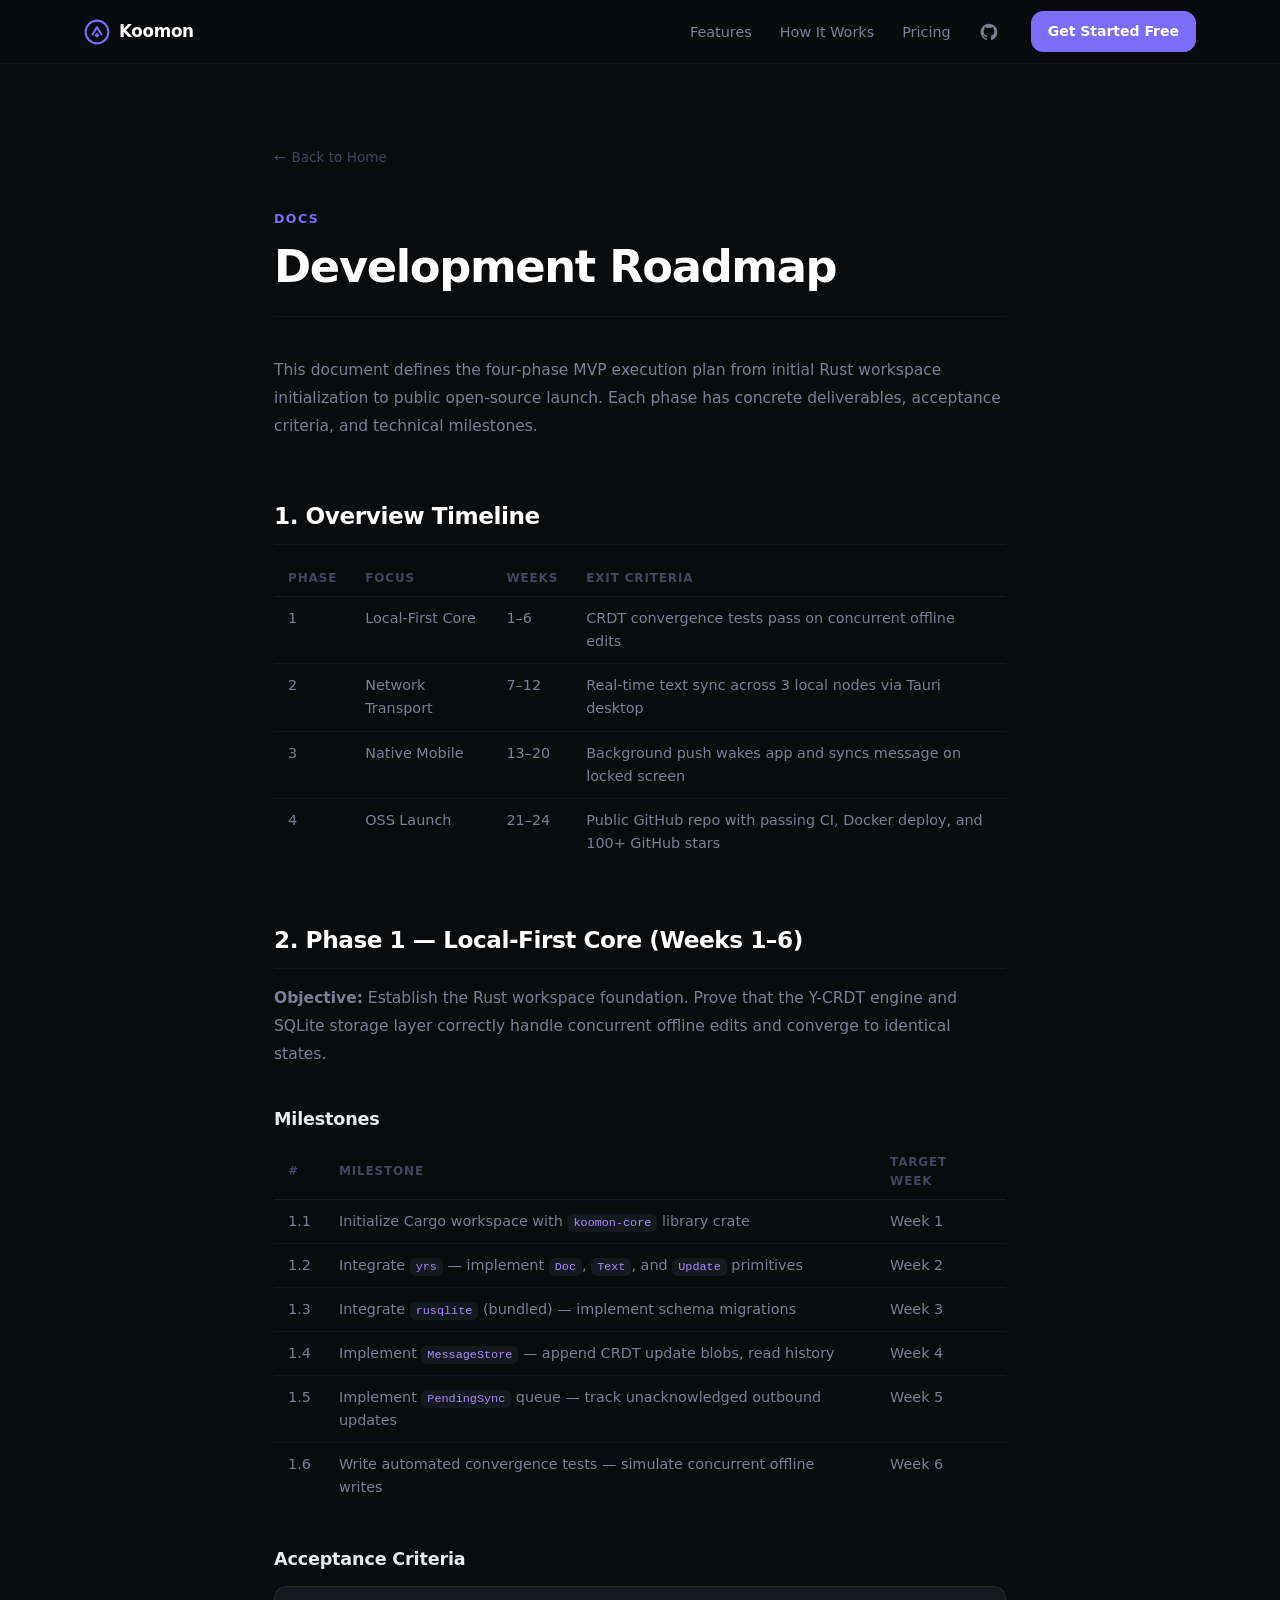
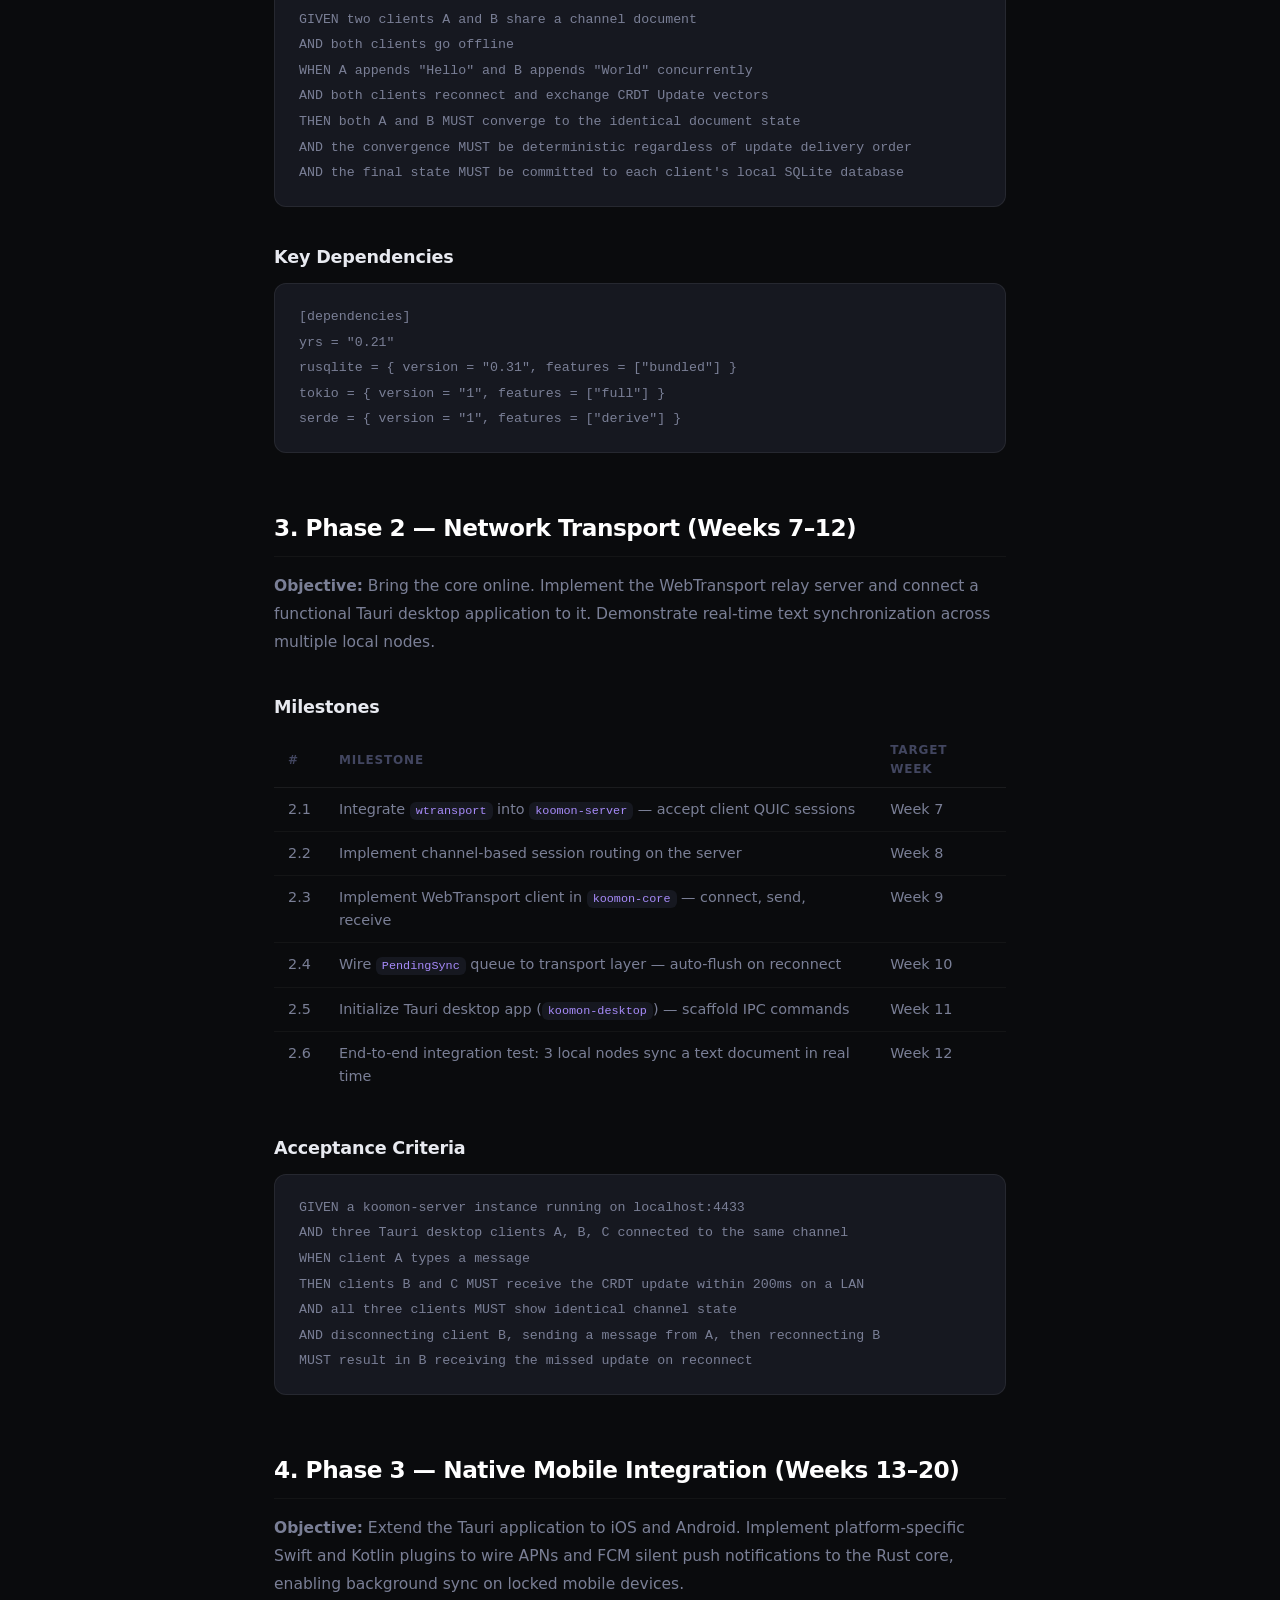
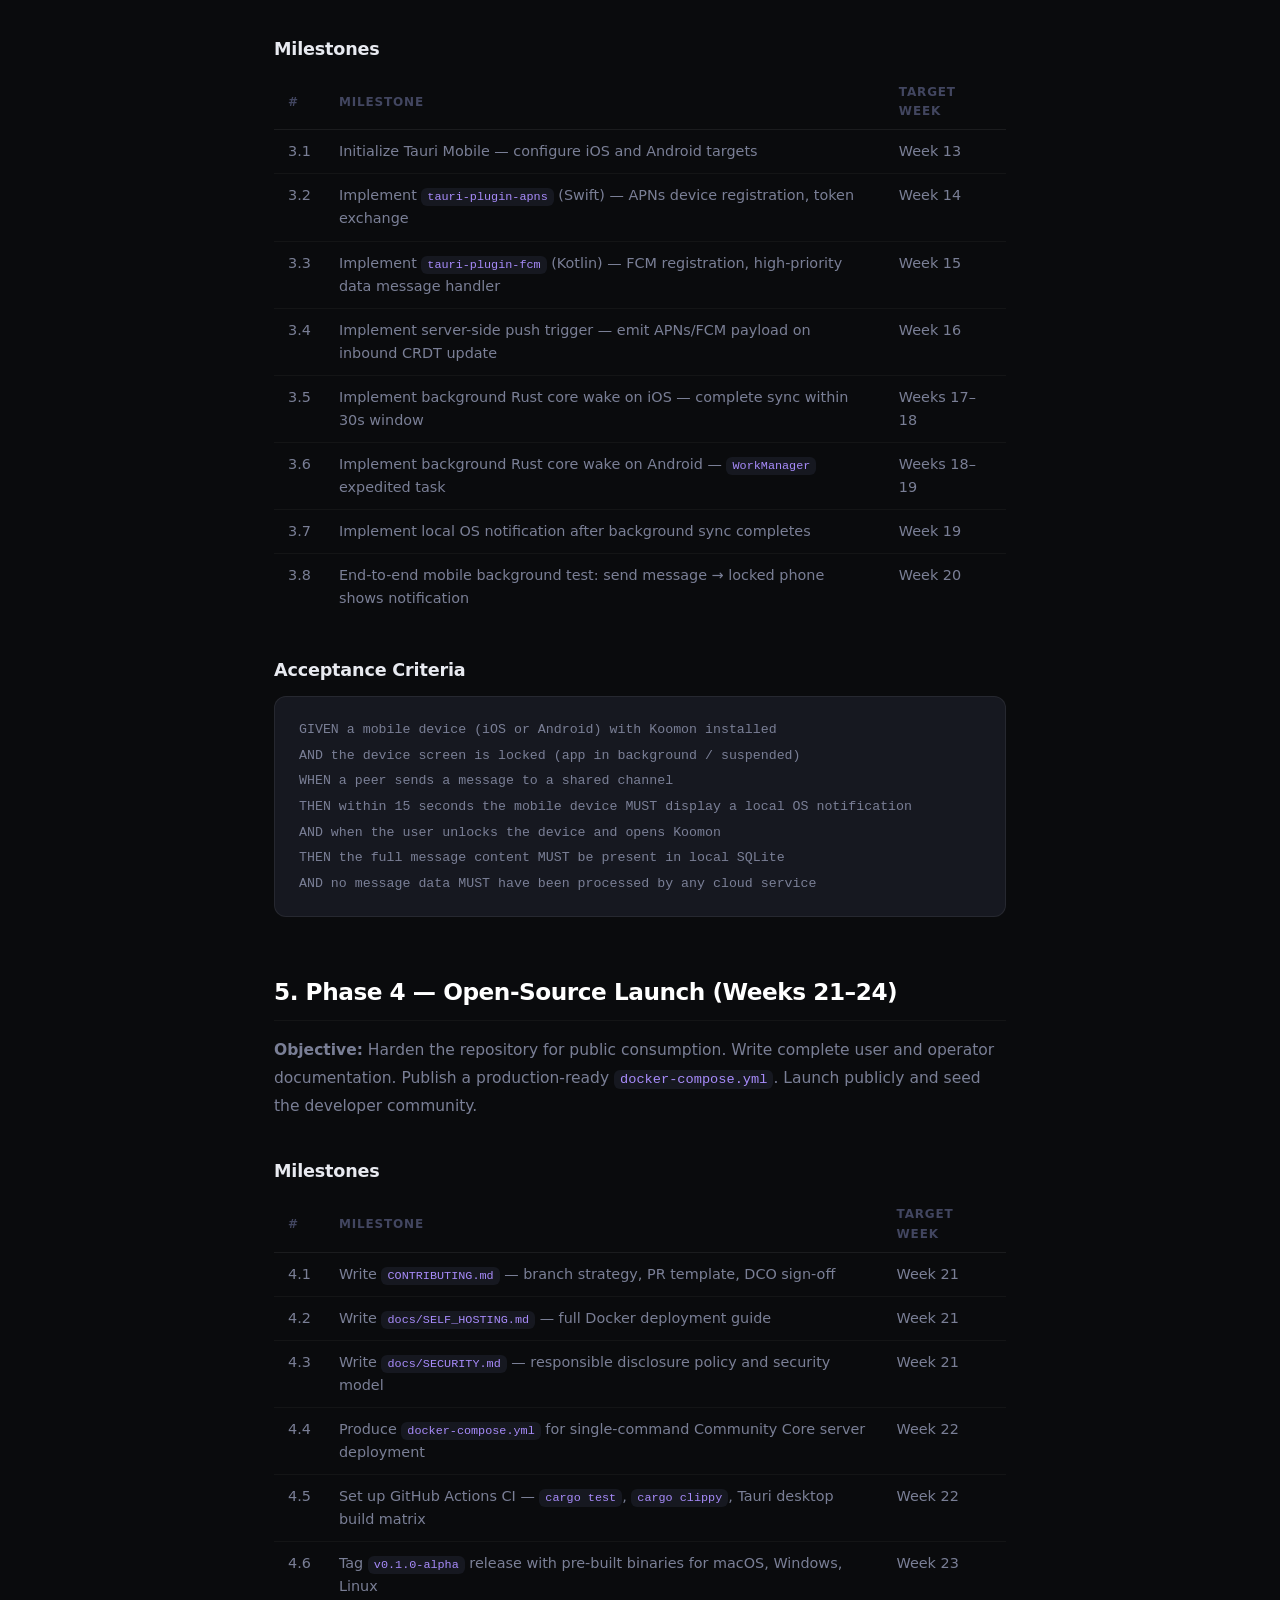
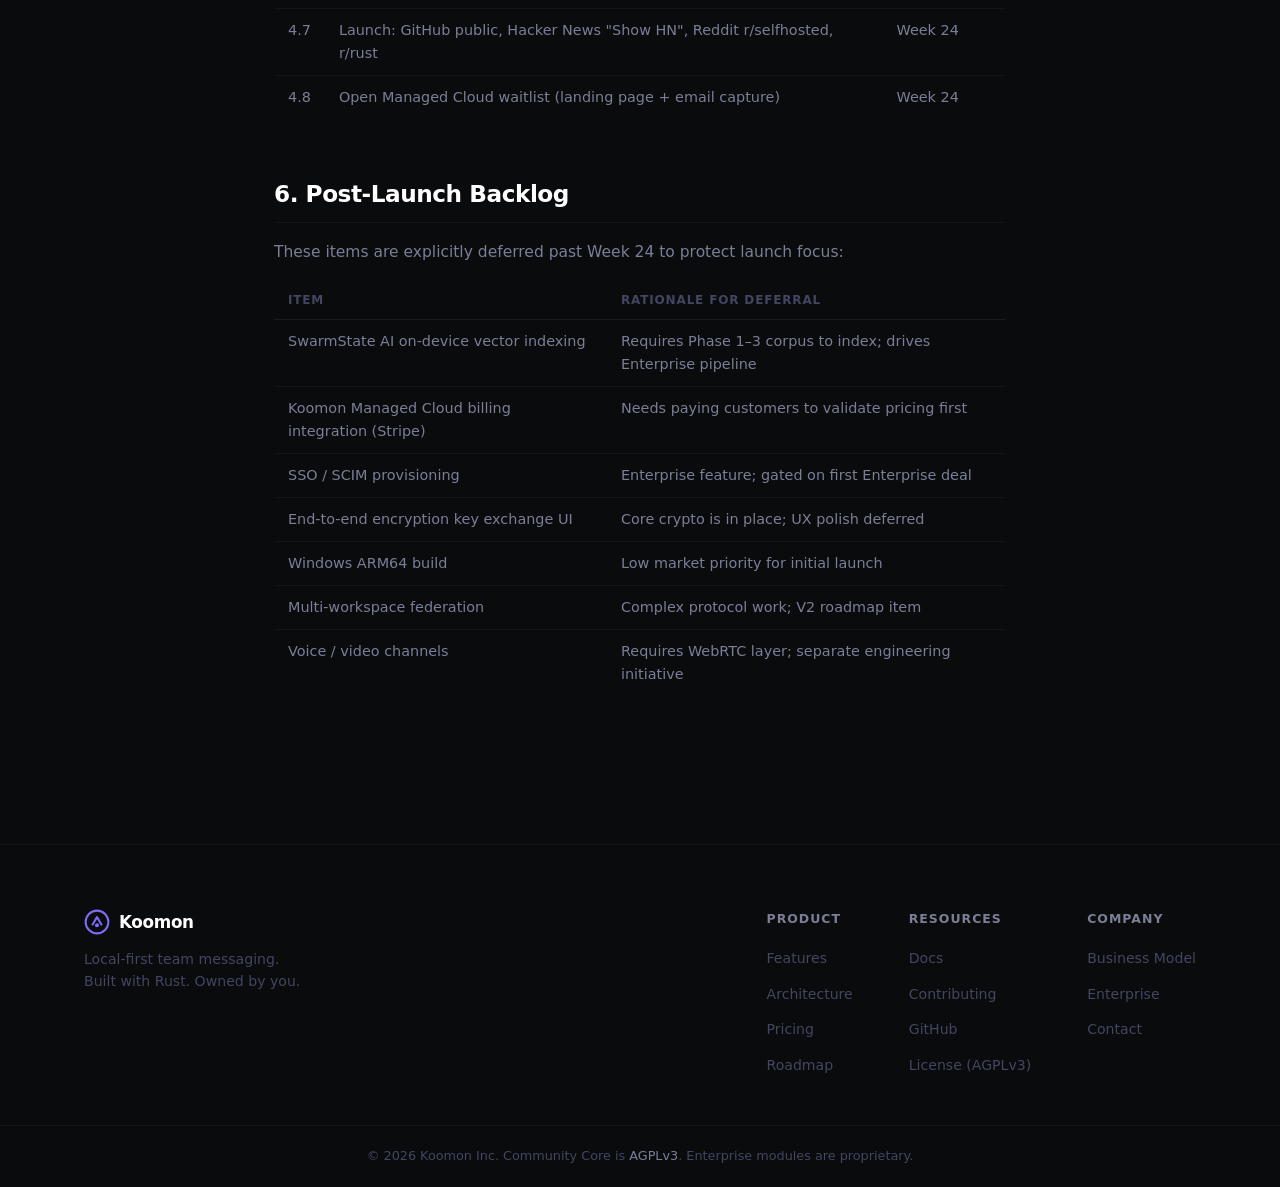
<file: landing/roadmap.html>
<!DOCTYPE html>
<html lang="en">
<head>
  <meta charset="UTF-8" />
  <meta name="viewport" content="width=device-width, initial-scale=1.0" />
  <meta name="description" content="Koomon Development Roadmap — four-phase execution plan from initial Rust workspace to public open-source launch." />
  <title>Roadmap — Koomon</title>
  <link rel="stylesheet" href="style.css" />
</head>
<body>

  <!-- ─── Navigation ────────────────────────────────────────────────── -->
  <nav class="nav" aria-label="Main navigation">
    <div class="nav__inner container">
      <a class="nav__logo" href="index.html">
        <svg class="nav__logo-icon" viewBox="0 0 32 32" aria-hidden="true">
          <circle cx="16" cy="16" r="14" fill="none" stroke="var(--accent)" stroke-width="2.5"/>
          <path d="M10 20 L16 10 L22 20" fill="none" stroke="var(--accent)" stroke-width="2.5" stroke-linejoin="round"/>
          <circle cx="16" cy="20" r="2.5" fill="var(--accent)"/>
        </svg>
        <span>Koomon</span>
      </a>
      <ul class="nav__links" role="list">
        <li><a href="index.html#features">Features</a></li>
        <li><a href="index.html#how-it-works">How It Works</a></li>
        <li><a href="index.html#pricing">Pricing</a></li>
        <li><a href="https://github.com/koomon/koomon" class="nav__link--gh" aria-label="GitHub">
          <svg viewBox="0 0 24 24" aria-hidden="true" width="20" height="20" fill="currentColor">
            <path d="M12 2C6.477 2 2 6.484 2 12.017c0 4.425 2.865 8.18 6.839 9.504.5.092.682-.217.682-.483 0-.237-.008-.868-.013-1.703-2.782.605-3.369-1.343-3.369-1.343-.454-1.158-1.11-1.466-1.11-1.466-.908-.62.069-.608.069-.608 1.003.07 1.531 1.032 1.531 1.032.892 1.53 2.341 1.088 2.91.832.092-.647.35-1.088.636-1.338-2.22-.253-4.555-1.113-4.555-4.951 0-1.093.39-1.988 1.029-2.688-.103-.253-.446-1.272.098-2.65 0 0 .84-.27 2.75 1.026A9.564 9.564 0 0112 6.844a9.59 9.59 0 012.504.337c1.909-1.296 2.747-1.027 2.747-1.027.546 1.379.202 2.398.1 2.651.64.7 1.028 1.595 1.028 2.688 0 3.848-2.339 4.695-4.566 4.943.359.309.678.92.678 1.855 0 1.338-.012 2.419-.012 2.747 0 .268.18.58.688.482A10.019 10.019 0 0022 12.017C22 6.484 17.522 2 12 2z"/>
          </svg>
        </a></li>
      </ul>
      <a class="btn btn--accent btn--sm" href="index.html#pricing">Get Started Free</a>
    </div>
  </nav>

  <!-- ─── Content ───────────────────────────────────────────────────── -->
  <main class="doc-page">
    <a class="doc-nav-back" href="index.html">Back to Home</a>
    <p class="doc-page__eyebrow">Docs</p>
    <h1 class="doc-page__title">Development Roadmap</h1>

    <div class="doc-body">

      <p>This document defines the four-phase MVP execution plan from initial Rust workspace initialization to public open-source launch. Each phase has concrete deliverables, acceptance criteria, and technical milestones.</p>

      <h2>1. Overview Timeline</h2>
      <table>
        <thead><tr><th>Phase</th><th>Focus</th><th>Weeks</th><th>Exit Criteria</th></tr></thead>
        <tbody>
          <tr><td>1</td><td>Local-First Core</td><td>1–6</td><td>CRDT convergence tests pass on concurrent offline edits</td></tr>
          <tr><td>2</td><td>Network Transport</td><td>7–12</td><td>Real-time text sync across 3 local nodes via Tauri desktop</td></tr>
          <tr><td>3</td><td>Native Mobile</td><td>13–20</td><td>Background push wakes app and syncs message on locked screen</td></tr>
          <tr><td>4</td><td>OSS Launch</td><td>21–24</td><td>Public GitHub repo with passing CI, Docker deploy, and 100+ GitHub stars</td></tr>
        </tbody>
      </table>

      <h2>2. Phase 1 — Local-First Core (Weeks 1–6)</h2>
      <p><strong>Objective:</strong> Establish the Rust workspace foundation. Prove that the Y-CRDT engine and SQLite storage layer correctly handle concurrent offline edits and converge to identical states.</p>

      <h3>Milestones</h3>
      <table>
        <thead><tr><th>#</th><th>Milestone</th><th>Target Week</th></tr></thead>
        <tbody>
          <tr><td>1.1</td><td>Initialize Cargo workspace with <code>koomon-core</code> library crate</td><td>Week 1</td></tr>
          <tr><td>1.2</td><td>Integrate <code>yrs</code> — implement <code>Doc</code>, <code>Text</code>, and <code>Update</code> primitives</td><td>Week 2</td></tr>
          <tr><td>1.3</td><td>Integrate <code>rusqlite</code> (bundled) — implement schema migrations</td><td>Week 3</td></tr>
          <tr><td>1.4</td><td>Implement <code>MessageStore</code> — append CRDT update blobs, read history</td><td>Week 4</td></tr>
          <tr><td>1.5</td><td>Implement <code>PendingSync</code> queue — track unacknowledged outbound updates</td><td>Week 5</td></tr>
          <tr><td>1.6</td><td>Write automated convergence tests — simulate concurrent offline writes</td><td>Week 6</td></tr>
        </tbody>
      </table>

      <h3>Acceptance Criteria</h3>
      <pre><code>GIVEN two clients A and B share a channel document
AND both clients go offline
WHEN A appends "Hello" and B appends "World" concurrently
AND both clients reconnect and exchange CRDT Update vectors
THEN both A and B MUST converge to the identical document state
AND the convergence MUST be deterministic regardless of update delivery order
AND the final state MUST be committed to each client's local SQLite database</code></pre>

      <h3>Key Dependencies</h3>
      <pre><code>[dependencies]
yrs = "0.21"
rusqlite = { version = "0.31", features = ["bundled"] }
tokio = { version = "1", features = ["full"] }
serde = { version = "1", features = ["derive"] }</code></pre>

      <h2>3. Phase 2 — Network Transport (Weeks 7–12)</h2>
      <p><strong>Objective:</strong> Bring the core online. Implement the WebTransport relay server and connect a functional Tauri desktop application to it. Demonstrate real-time text synchronization across multiple local nodes.</p>

      <h3>Milestones</h3>
      <table>
        <thead><tr><th>#</th><th>Milestone</th><th>Target Week</th></tr></thead>
        <tbody>
          <tr><td>2.1</td><td>Integrate <code>wtransport</code> into <code>koomon-server</code> — accept client QUIC sessions</td><td>Week 7</td></tr>
          <tr><td>2.2</td><td>Implement channel-based session routing on the server</td><td>Week 8</td></tr>
          <tr><td>2.3</td><td>Implement WebTransport client in <code>koomon-core</code> — connect, send, receive</td><td>Week 9</td></tr>
          <tr><td>2.4</td><td>Wire <code>PendingSync</code> queue to transport layer — auto-flush on reconnect</td><td>Week 10</td></tr>
          <tr><td>2.5</td><td>Initialize Tauri desktop app (<code>koomon-desktop</code>) — scaffold IPC commands</td><td>Week 11</td></tr>
          <tr><td>2.6</td><td>End-to-end integration test: 3 local nodes sync a text document in real time</td><td>Week 12</td></tr>
        </tbody>
      </table>

      <h3>Acceptance Criteria</h3>
      <pre><code>GIVEN a koomon-server instance running on localhost:4433
AND three Tauri desktop clients A, B, C connected to the same channel
WHEN client A types a message
THEN clients B and C MUST receive the CRDT update within 200ms on a LAN
AND all three clients MUST show identical channel state
AND disconnecting client B, sending a message from A, then reconnecting B
MUST result in B receiving the missed update on reconnect</code></pre>

      <h2>4. Phase 3 — Native Mobile Integration (Weeks 13–20)</h2>
      <p><strong>Objective:</strong> Extend the Tauri application to iOS and Android. Implement platform-specific Swift and Kotlin plugins to wire APNs and FCM silent push notifications to the Rust core, enabling background sync on locked mobile devices.</p>

      <h3>Milestones</h3>
      <table>
        <thead><tr><th>#</th><th>Milestone</th><th>Target Week</th></tr></thead>
        <tbody>
          <tr><td>3.1</td><td>Initialize Tauri Mobile — configure iOS and Android targets</td><td>Week 13</td></tr>
          <tr><td>3.2</td><td>Implement <code>tauri-plugin-apns</code> (Swift) — APNs device registration, token exchange</td><td>Week 14</td></tr>
          <tr><td>3.3</td><td>Implement <code>tauri-plugin-fcm</code> (Kotlin) — FCM registration, high-priority data message handler</td><td>Week 15</td></tr>
          <tr><td>3.4</td><td>Implement server-side push trigger — emit APNs/FCM payload on inbound CRDT update</td><td>Week 16</td></tr>
          <tr><td>3.5</td><td>Implement background Rust core wake on iOS — complete sync within 30s window</td><td>Weeks 17–18</td></tr>
          <tr><td>3.6</td><td>Implement background Rust core wake on Android — <code>WorkManager</code> expedited task</td><td>Weeks 18–19</td></tr>
          <tr><td>3.7</td><td>Implement local OS notification after background sync completes</td><td>Week 19</td></tr>
          <tr><td>3.8</td><td>End-to-end mobile background test: send message → locked phone shows notification</td><td>Week 20</td></tr>
        </tbody>
      </table>

      <h3>Acceptance Criteria</h3>
      <pre><code>GIVEN a mobile device (iOS or Android) with Koomon installed
AND the device screen is locked (app in background / suspended)
WHEN a peer sends a message to a shared channel
THEN within 15 seconds the mobile device MUST display a local OS notification
AND when the user unlocks the device and opens Koomon
THEN the full message content MUST be present in local SQLite
AND no message data MUST have been processed by any cloud service</code></pre>

      <h2>5. Phase 4 — Open-Source Launch (Weeks 21–24)</h2>
      <p><strong>Objective:</strong> Harden the repository for public consumption. Write complete user and operator documentation. Publish a production-ready <code>docker-compose.yml</code>. Launch publicly and seed the developer community.</p>

      <h3>Milestones</h3>
      <table>
        <thead><tr><th>#</th><th>Milestone</th><th>Target Week</th></tr></thead>
        <tbody>
          <tr><td>4.1</td><td>Write <code>CONTRIBUTING.md</code> — branch strategy, PR template, DCO sign-off</td><td>Week 21</td></tr>
          <tr><td>4.2</td><td>Write <code>docs/SELF_HOSTING.md</code> — full Docker deployment guide</td><td>Week 21</td></tr>
          <tr><td>4.3</td><td>Write <code>docs/SECURITY.md</code> — responsible disclosure policy and security model</td><td>Week 21</td></tr>
          <tr><td>4.4</td><td>Produce <code>docker-compose.yml</code> for single-command Community Core server deployment</td><td>Week 22</td></tr>
          <tr><td>4.5</td><td>Set up GitHub Actions CI — <code>cargo test</code>, <code>cargo clippy</code>, Tauri desktop build matrix</td><td>Week 22</td></tr>
          <tr><td>4.6</td><td>Tag <code>v0.1.0-alpha</code> release with pre-built binaries for macOS, Windows, Linux</td><td>Week 23</td></tr>
          <tr><td>4.7</td><td>Launch: GitHub public, Hacker News "Show HN", Reddit r/selfhosted, r/rust</td><td>Week 24</td></tr>
          <tr><td>4.8</td><td>Open Managed Cloud waitlist (landing page + email capture)</td><td>Week 24</td></tr>
        </tbody>
      </table>

      <h2>6. Post-Launch Backlog</h2>
      <p>These items are explicitly deferred past Week 24 to protect launch focus:</p>
      <table>
        <thead><tr><th>Item</th><th>Rationale for Deferral</th></tr></thead>
        <tbody>
          <tr><td>SwarmState AI on-device vector indexing</td><td>Requires Phase 1–3 corpus to index; drives Enterprise pipeline</td></tr>
          <tr><td>Koomon Managed Cloud billing integration (Stripe)</td><td>Needs paying customers to validate pricing first</td></tr>
          <tr><td>SSO / SCIM provisioning</td><td>Enterprise feature; gated on first Enterprise deal</td></tr>
          <tr><td>End-to-end encryption key exchange UI</td><td>Core crypto is in place; UX polish deferred</td></tr>
          <tr><td>Windows ARM64 build</td><td>Low market priority for initial launch</td></tr>
          <tr><td>Multi-workspace federation</td><td>Complex protocol work; V2 roadmap item</td></tr>
          <tr><td>Voice / video channels</td><td>Requires WebRTC layer; separate engineering initiative</td></tr>
        </tbody>
      </table>

    </div>
  </main>

  <!-- ─── Footer ────────────────────────────────────────────────────── -->
  <footer class="footer">
    <div class="container footer__inner">
      <div class="footer__brand">
        <a class="nav__logo" href="index.html">
          <svg class="nav__logo-icon" viewBox="0 0 32 32" aria-hidden="true">
            <circle cx="16" cy="16" r="14" fill="none" stroke="var(--accent)" stroke-width="2.5"/>
            <path d="M10 20 L16 10 L22 20" fill="none" stroke="var(--accent)" stroke-width="2.5" stroke-linejoin="round"/>
            <circle cx="16" cy="20" r="2.5" fill="var(--accent)"/>
          </svg>
          <span>Koomon</span>
        </a>
        <p>Local-first team messaging.<br/>Built with Rust. Owned by you.</p>
      </div>
      <nav class="footer__links" aria-label="Footer navigation">
        <div class="footer__col">
          <h4>Product</h4>
          <ul role="list">
            <li><a href="index.html#features">Features</a></li>
            <li><a href="index.html#how-it-works">Architecture</a></li>
            <li><a href="index.html#pricing">Pricing</a></li>
            <li><a href="roadmap.html">Roadmap</a></li>
          </ul>
        </div>
        <div class="footer__col">
          <h4>Resources</h4>
          <ul role="list">
            <li><a href="architecture.html">Docs</a></li>
            <li><a href="contributing.html">Contributing</a></li>
            <li><a href="https://github.com/koomon/koomon">GitHub</a></li>
            <li><a href="license.html">License (AGPLv3)</a></li>
          </ul>
        </div>
        <div class="footer__col">
          <h4>Company</h4>
          <ul role="list">
            <li><a href="business-model.html">Business Model</a></li>
            <li><a href="mailto:enterprise@koomon.app">Enterprise</a></li>
            <li><a href="mailto:hello@koomon.app">Contact</a></li>
          </ul>
        </div>
      </nav>
    </div>
    <div class="footer__bottom">
      <div class="container">
        <p>© 2026 Koomon Inc. Community Core is <a href="license.html">AGPLv3</a>. Enterprise modules are proprietary.</p>
      </div>
    </div>
  </footer>

</body>
</html>
</file>
<file: landing/style.css>
/* ─── Design Tokens ─────────────────────────────────────────────── */
:root {
  --bg:          #0a0b0d;
  --bg-2:        #0f1115;
  --bg-3:        #161820;
  --bg-card:     #13151c;
  --border:      rgba(255,255,255,0.07);
  --border-soft: rgba(255,255,255,0.04);

  --text:        #e8eaf0;
  --text-muted:  #7a7f96;
  --text-faint:  #424660;

  --accent:      #7c6cfa;
  --accent-2:    #a78bfa;
  --accent-glow: rgba(124,108,250,0.25);
  --accent-dark: rgba(124,108,250,0.08);

  --green:       #34d399;
  --red:         #f87171;

  --radius-sm:   6px;
  --radius-md:   12px;
  --radius-lg:   20px;
  --radius-xl:   32px;

  --font-sans:   -apple-system, BlinkMacSystemFont, "Segoe UI", system-ui, sans-serif;
  --font-mono:   "SF Mono", "Fira Code", "Cascadia Code", monospace;

  --shadow-card: 0 1px 3px rgba(0,0,0,0.4), 0 0 0 1px var(--border);
  --shadow-glow: 0 0 80px var(--accent-glow);

  --max-w:       1160px;
  --nav-h:       64px;
}

/* ─── Reset ──────────────────────────────────────────────────────── */
*, *::before, *::after { box-sizing: border-box; margin: 0; padding: 0; }

html { scroll-behavior: smooth; -webkit-font-smoothing: antialiased; }

body {
  background: var(--bg);
  color: var(--text);
  font-family: var(--font-sans);
  font-size: 16px;
  line-height: 1.6;
  overflow-x: hidden;
}

a { color: inherit; text-decoration: none; }
a:hover { color: var(--accent-2); }

ul { list-style: none; }

code {
  font-family: var(--font-mono);
  font-size: 0.88em;
  background: var(--bg-3);
  padding: 2px 6px;
  border-radius: var(--radius-sm);
  color: var(--accent-2);
}

/* ─── Utilities ──────────────────────────────────────────────────── */
.container {
  width: 100%;
  max-width: var(--max-w);
  margin: 0 auto;
  padding: 0 24px;
}

.section { padding: 96px 0; }

.section__eyebrow {
  font-size: 0.78rem;
  font-weight: 600;
  letter-spacing: 0.12em;
  text-transform: uppercase;
  color: var(--accent);
  margin-bottom: 12px;
}

.section__heading {
  font-size: clamp(1.75rem, 3.5vw, 2.6rem);
  font-weight: 700;
  line-height: 1.18;
  letter-spacing: -0.03em;
  color: #fff;
  margin-bottom: 16px;
}

.section__sub {
  font-size: 1.05rem;
  color: var(--text-muted);
  max-width: 560px;
  margin-bottom: 48px;
  line-height: 1.7;
}

/* ─── Buttons ────────────────────────────────────────────────────── */
.btn {
  display: inline-flex;
  align-items: center;
  gap: 8px;
  font-size: 0.95rem;
  font-weight: 600;
  border-radius: var(--radius-md);
  border: 1.5px solid transparent;
  cursor: pointer;
  transition: background 0.18s, box-shadow 0.18s, opacity 0.18s, transform 0.12s;
  white-space: nowrap;
}
.btn:active { transform: translateY(1px); }

.btn--sm  { padding: 8px 16px; font-size: 0.875rem; }
.btn--lg  { padding: 14px 28px; font-size: 1rem; }
.btn--full { width: 100%; justify-content: center; padding: 12px 20px; }

.btn--accent {
  background: var(--accent);
  color: #fff;
  border-color: var(--accent);
}
.btn--accent:hover {
  background: var(--accent-2);
  border-color: var(--accent-2);
  box-shadow: 0 0 24px var(--accent-glow);
  color: #fff;
}

.btn--outline {
  background: transparent;
  color: var(--text);
  border-color: var(--border);
}
.btn--outline:hover {
  border-color: var(--accent);
  color: var(--accent-2);
}

.btn--ghost {
  background: rgba(255,255,255,0.05);
  color: var(--text);
  border-color: transparent;
}
.btn--ghost:hover {
  background: rgba(255,255,255,0.09);
  color: #fff;
}

/* ─── Badge ──────────────────────────────────────────────────────── */
.badge {
  display: inline-block;
  font-size: 0.75rem;
  font-weight: 600;
  letter-spacing: 0.06em;
  padding: 4px 12px;
  border-radius: 100px;
  background: var(--accent-dark);
  border: 1px solid rgba(124,108,250,0.3);
  color: var(--accent-2);
}

/* ─── Nav ────────────────────────────────────────────────────────── */
.nav {
  position: sticky;
  top: 0;
  z-index: 100;
  height: var(--nav-h);
  border-bottom: 1px solid var(--border-soft);
  background: rgba(10,11,13,0.85);
  backdrop-filter: blur(16px);
  -webkit-backdrop-filter: blur(16px);
}

.nav__inner {
  height: 100%;
  display: flex;
  align-items: center;
  gap: 32px;
}

.nav__logo {
  display: flex;
  align-items: center;
  gap: 9px;
  font-size: 1.05rem;
  font-weight: 700;
  color: #fff;
  letter-spacing: -0.02em;
  text-decoration: none;
  flex-shrink: 0;
}
.nav__logo:hover { color: #fff; }
.nav__logo-icon { width: 26px; height: 26px; }

.nav__links {
  display: flex;
  align-items: center;
  gap: 28px;
  margin-left: auto;
}
.nav__links a {
  font-size: 0.9rem;
  color: var(--text-muted);
  transition: color 0.15s;
}
.nav__links a:hover { color: #fff; }

.nav__link--gh {
  display: flex;
  align-items: center;
  color: var(--text-muted) !important;
}
.nav__link--gh:hover { color: #fff !important; }

/* ─── Hero ───────────────────────────────────────────────────────── */
.hero {
  position: relative;
  padding: 104px 0 96px;
  overflow: hidden;
  text-align: center;
}

.hero__glow {
  position: absolute;
  top: -120px;
  left: 50%;
  transform: translateX(-50%);
  width: 700px;
  height: 700px;
  background: radial-gradient(circle, var(--accent-glow) 0%, transparent 65%);
  pointer-events: none;
  z-index: 0;
}

.hero__inner {
  position: relative;
  z-index: 1;
  display: flex;
  flex-direction: column;
  align-items: center;
}

.hero__badge { margin-bottom: 24px; }

.hero__headline {
  font-size: clamp(2.4rem, 6vw, 4.2rem);
  font-weight: 800;
  line-height: 1.1;
  letter-spacing: -0.04em;
  color: #fff;
  margin-bottom: 24px;
  max-width: 780px;
}

.hero__headline--accent {
  background: linear-gradient(135deg, var(--accent) 0%, var(--accent-2) 60%, #c4b5fd 100%);
  -webkit-background-clip: text;
  background-clip: text;
  -webkit-text-fill-color: transparent;
}

.hero__sub {
  font-size: clamp(1rem, 1.8vw, 1.18rem);
  color: var(--text-muted);
  max-width: 600px;
  margin-bottom: 36px;
  line-height: 1.75;
}

.hero__actions {
  display: flex;
  gap: 12px;
  flex-wrap: wrap;
  justify-content: center;
  margin-bottom: 36px;
}

.hero__platforms {
  display: flex;
  gap: 8px;
  flex-wrap: wrap;
  justify-content: center;
}

.platform-tag {
  font-size: 0.75rem;
  font-weight: 500;
  padding: 4px 10px;
  border-radius: 100px;
  background: var(--bg-3);
  border: 1px solid var(--border);
  color: var(--text-muted);
}

/* ─── Social Proof ───────────────────────────────────────────────── */
.proof {
  padding: 20px 0 48px;
  border-bottom: 1px solid var(--border-soft);
}

.proof__inner {
  display: flex;
  flex-direction: column;
  align-items: center;
  gap: 16px;
  text-align: center;
}

.proof__label {
  font-size: 0.78rem;
  font-weight: 500;
  letter-spacing: 0.06em;
  text-transform: uppercase;
  color: var(--text-faint);
}

.proof__logos {
  display: flex;
  flex-wrap: wrap;
  gap: 8px 20px;
  justify-content: center;
  font-size: 0.88rem;
  color: var(--text-muted);
}

.proof__sep { color: var(--text-faint); }

/* ─── Compare ────────────────────────────────────────────────────── */
.compare {
  background: var(--bg-2);
  border-top: 1px solid var(--border-soft);
  border-bottom: 1px solid var(--border-soft);
}

.compare .section__heading { text-align: center; margin-bottom: 56px; }
.compare .section__eyebrow { text-align: center; }

.compare__grid {
  display: grid;
  grid-template-columns: 1fr auto 1fr;
  gap: 24px;
  align-items: start;
  max-width: 860px;
  margin: 0 auto;
}

.compare__vs {
  font-size: 0.78rem;
  font-weight: 700;
  letter-spacing: 0.1em;
  color: var(--text-faint);
  padding-top: 52px;
  text-align: center;
}

.compare__col {
  border-radius: var(--radius-lg);
  overflow: hidden;
}

.compare__col-header {
  padding: 14px 20px;
  font-size: 0.82rem;
  font-weight: 700;
  letter-spacing: 0.04em;
  text-transform: uppercase;
}

.compare__col--bad .compare__col-header {
  background: rgba(248,113,113,0.1);
  color: var(--red);
  border: 1px solid rgba(248,113,113,0.15);
  border-bottom: none;
  border-radius: var(--radius-lg) var(--radius-lg) 0 0;
}

.compare__col--good .compare__col-header {
  background: rgba(52,211,153,0.08);
  color: var(--green);
  border: 1px solid rgba(52,211,153,0.15);
  border-bottom: none;
  border-radius: var(--radius-lg) var(--radius-lg) 0 0;
}

.compare__list {
  padding: 8px 0;
  border-radius: 0 0 var(--radius-lg) var(--radius-lg);
}

.compare__list--bad {
  border: 1px solid rgba(248,113,113,0.12);
  border-top: none;
  background: rgba(248,113,113,0.04);
}

.compare__list--good {
  border: 1px solid rgba(52,211,153,0.12);
  border-top: none;
  background: rgba(52,211,153,0.03);
}

.compare__list li {
  padding: 11px 20px;
  font-size: 0.92rem;
  display: flex;
  align-items: flex-start;
  gap: 10px;
  line-height: 1.45;
  color: var(--text-muted);
  border-bottom: 1px solid var(--border-soft);
}
.compare__list li:last-child { border-bottom: none; }

.compare__list--bad li::before {
  content: "✕";
  color: var(--red);
  opacity: 0.7;
  font-size: 0.8rem;
  margin-top: 2px;
  flex-shrink: 0;
}

.compare__list--good li::before {
  content: "✓";
  color: var(--green);
  font-size: 0.85rem;
  margin-top: 1px;
  flex-shrink: 0;
}

/* ─── Features ───────────────────────────────────────────────────── */
.features .section__heading,
.features .section__eyebrow { text-align: center; }

.features__grid {
  display: grid;
  grid-template-columns: repeat(3, 1fr);
  gap: 20px;
  margin-top: 56px;
}

.feature-card {
  background: var(--bg-card);
  border: 1px solid var(--border);
  border-radius: var(--radius-lg);
  padding: 28px 28px 32px;
  transition: border-color 0.2s, box-shadow 0.2s;
}
.feature-card:hover {
  border-color: rgba(124,108,250,0.3);
  box-shadow: 0 0 32px rgba(124,108,250,0.08);
}

.feature-card__icon {
  width: 40px;
  height: 40px;
  color: var(--accent);
  margin-bottom: 18px;
  display: flex;
  align-items: center;
  justify-content: center;
  background: var(--accent-dark);
  border-radius: var(--radius-sm);
  padding: 8px;
}
.feature-card__icon svg { width: 22px; height: 22px; }

.feature-card h3 {
  font-size: 1rem;
  font-weight: 700;
  color: #fff;
  margin-bottom: 10px;
  letter-spacing: -0.01em;
}

.feature-card p {
  font-size: 0.9rem;
  color: var(--text-muted);
  line-height: 1.65;
}

/* ─── Architecture ───────────────────────────────────────────────── */
.arch {
  background: var(--bg-2);
  border-top: 1px solid var(--border-soft);
  border-bottom: 1px solid var(--border-soft);
}

.arch .section__heading,
.arch .section__eyebrow { text-align: center; }

.arch__diagram {
  max-width: 760px;
  margin: 56px auto 0;
  display: flex;
  flex-direction: column;
  align-items: center;
  gap: 0;
}

.arch__layer {
  width: 100%;
  border-radius: var(--radius-md);
  border: 1px solid var(--border);
  padding: 20px 24px;
  text-align: center;
}

.arch__layer--ui {
  background: var(--bg-3);
}

.arch__layer--core {
  background: linear-gradient(135deg, var(--bg-3) 0%, rgba(124,108,250,0.06) 100%);
  border-color: rgba(124,108,250,0.2);
}

.arch__layer-label {
  font-size: 0.8rem;
  font-weight: 700;
  text-transform: uppercase;
  letter-spacing: 0.08em;
  color: var(--text-muted);
  margin-bottom: 4px;
}

.arch__layer-tech {
  font-size: 0.88rem;
  color: var(--accent-2);
  font-family: var(--font-mono);
}

.arch__layer-boxes {
  display: grid;
  grid-template-columns: repeat(4, 1fr);
  gap: 10px;
  margin-top: 16px;
}

.arch__box {
  background: var(--bg-2);
  border: 1px solid var(--border);
  border-radius: var(--radius-sm);
  padding: 12px 10px;
  display: flex;
  flex-direction: column;
  gap: 4px;
}
.arch__box strong {
  font-size: 0.8rem;
  color: #fff;
  font-weight: 600;
}
.arch__box span {
  font-size: 0.72rem;
  color: var(--text-faint);
  font-family: var(--font-mono);
}

.arch__arrow {
  display: flex;
  flex-direction: column;
  align-items: center;
  padding: 10px 0;
  gap: 4px;
  color: var(--text-faint);
  font-size: 0.75rem;
}
.arch__arrow::before {
  content: "";
  display: block;
  width: 1px;
  height: 20px;
  background: linear-gradient(to bottom, var(--border), var(--accent));
}
.arch__arrow::after {
  content: "";
  display: block;
  width: 1px;
  height: 20px;
  background: linear-gradient(to bottom, var(--accent), var(--border));
}
.arch__arrow span {
  padding: 0 10px;
  color: var(--accent);
  font-size: 0.72rem;
  font-weight: 500;
  letter-spacing: 0.04em;
}

.arch__platforms-row {
  display: grid;
  grid-template-columns: repeat(3, 1fr);
  gap: 12px;
  width: 100%;
}

.arch__platform {
  background: var(--bg-card);
  border: 1px solid var(--border);
  border-radius: var(--radius-md);
  padding: 18px 16px;
  text-align: center;
  display: flex;
  flex-direction: column;
  gap: 4px;
}

.arch__platform-icon { font-size: 1.4rem; line-height: 1; }

.arch__platform strong {
  font-size: 0.82rem;
  font-weight: 600;
  color: #fff;
}

.arch__platform small {
  font-size: 0.72rem;
  color: var(--text-faint);
  font-family: var(--font-mono);
}

/* ─── Pricing ────────────────────────────────────────────────────── */
.pricing .section__heading,
.pricing .section__eyebrow,
.pricing .section__sub { text-align: center; }
.pricing .section__sub { margin: 0 auto 56px; }

.pricing__grid {
  display: grid;
  grid-template-columns: repeat(3, 1fr);
  gap: 20px;
  align-items: start;
}

.pricing-card {
  position: relative;
  background: var(--bg-card);
  border: 1px solid var(--border);
  border-radius: var(--radius-xl);
  padding: 32px 28px 36px;
  display: flex;
  flex-direction: column;
  gap: 0;
}

.pricing-card--featured {
  border-color: rgba(124,108,250,0.4);
  background: linear-gradient(145deg, var(--bg-card) 0%, rgba(124,108,250,0.06) 100%);
  box-shadow: 0 0 48px rgba(124,108,250,0.12);
}

.pricing-card__badge {
  position: absolute;
  top: -14px;
  left: 50%;
  transform: translateX(-50%);
  font-size: 0.72rem;
  font-weight: 700;
  letter-spacing: 0.06em;
  text-transform: uppercase;
  color: #fff;
  background: var(--accent);
  padding: 4px 14px;
  border-radius: 100px;
  white-space: nowrap;
}

.pricing-card__tier {
  font-size: 0.82rem;
  font-weight: 700;
  text-transform: uppercase;
  letter-spacing: 0.08em;
  color: var(--text-muted);
  margin-bottom: 16px;
}

.pricing-card__price {
  display: flex;
  align-items: baseline;
  gap: 6px;
  margin-bottom: 8px;
}

.pricing-card__amount {
  font-size: 2.6rem;
  font-weight: 800;
  letter-spacing: -0.04em;
  color: #fff;
  line-height: 1;
}

.pricing-card__period {
  font-size: 0.82rem;
  color: var(--text-muted);
  line-height: 1;
}

.pricing-card__license {
  font-size: 0.78rem;
  color: var(--text-faint);
  margin-bottom: 28px;
  font-family: var(--font-mono);
}

.pricing-card__features {
  flex: 1;
  display: flex;
  flex-direction: column;
  gap: 10px;
  margin-bottom: 28px;
  padding-bottom: 28px;
  border-bottom: 1px solid var(--border-soft);
}

.pricing-card__features li {
  display: flex;
  align-items: flex-start;
  gap: 10px;
  font-size: 0.9rem;
  color: var(--text-muted);
  line-height: 1.45;
}

.pricing-card__features li::before {
  content: "✓";
  color: var(--accent-2);
  font-size: 0.8rem;
  font-weight: 700;
  flex-shrink: 0;
  margin-top: 2px;
}

.pricing__note {
  text-align: center;
  font-size: 0.85rem;
  color: var(--text-faint);
  margin-top: 28px;
}
.pricing__note a { color: var(--accent-2); }
.pricing__note a:hover { text-decoration: underline; }

/* ─── Final CTA ──────────────────────────────────────────────────── */
.cta {
  position: relative;
  overflow: hidden;
  background: var(--bg-2);
  border-top: 1px solid var(--border-soft);
  text-align: center;
}

.cta__glow {
  position: absolute;
  top: 50%;
  left: 50%;
  transform: translate(-50%, -50%);
  width: 600px;
  height: 400px;
  background: radial-gradient(ellipse, var(--accent-glow) 0%, transparent 65%);
  pointer-events: none;
}

.cta__inner { position: relative; z-index: 1; }

.cta__heading {
  font-size: clamp(2rem, 5vw, 3.4rem);
  font-weight: 800;
  letter-spacing: -0.04em;
  line-height: 1.1;
  color: #fff;
  margin-bottom: 20px;
}

.cta__sub {
  font-size: 1.05rem;
  color: var(--text-muted);
  max-width: 440px;
  margin: 0 auto 36px;
  line-height: 1.7;
}

.cta__actions {
  display: flex;
  gap: 12px;
  justify-content: center;
  flex-wrap: wrap;
}

/* ─── Footer ─────────────────────────────────────────────────────── */
.footer {
  background: var(--bg);
  border-top: 1px solid var(--border-soft);
}

.footer__inner {
  display: grid;
  grid-template-columns: 1fr auto;
  gap: 64px;
  padding-top: 64px;
  padding-bottom: 48px;
}

.footer__brand {
  display: flex;
  flex-direction: column;
  gap: 12px;
}

.footer__brand p {
  font-size: 0.88rem;
  color: var(--text-faint);
  line-height: 1.6;
  max-width: 220px;
}

.footer__links {
  display: flex;
  gap: 56px;
}

.footer__col h4 {
  font-size: 0.78rem;
  font-weight: 700;
  text-transform: uppercase;
  letter-spacing: 0.08em;
  color: var(--text-muted);
  margin-bottom: 16px;
}

.footer__col ul {
  display: flex;
  flex-direction: column;
  gap: 10px;
}

.footer__col a {
  font-size: 0.88rem;
  color: var(--text-faint);
  transition: color 0.15s;
}
.footer__col a:hover { color: var(--text); }

.footer__bottom {
  border-top: 1px solid var(--border-soft);
  padding: 20px 0;
}

.footer__bottom p {
  font-size: 0.8rem;
  color: var(--text-faint);
  text-align: center;
}
.footer__bottom a { color: var(--text-muted); }
.footer__bottom a:hover { color: var(--text); }

/* ─── Doc Pages ──────────────────────────────────────────────────── */
.doc-page {
  max-width: 780px;
  margin: 0 auto;
  padding: 80px 24px 120px;
}

.doc-page__eyebrow {
  font-size: 0.78rem;
  font-weight: 600;
  letter-spacing: 0.12em;
  text-transform: uppercase;
  color: var(--accent);
  margin-bottom: 12px;
}

.doc-page__title {
  font-size: clamp(1.9rem, 4vw, 2.8rem);
  font-weight: 800;
  letter-spacing: -0.03em;
  line-height: 1.15;
  color: #fff;
  margin-bottom: 40px;
  padding-bottom: 24px;
  border-bottom: 1px solid var(--border-soft);
}

.doc-body h2 {
  font-size: 1.45rem;
  font-weight: 700;
  color: #fff;
  letter-spacing: -0.02em;
  margin: 56px 0 16px;
  padding-bottom: 10px;
  border-bottom: 1px solid var(--border-soft);
}

.doc-body h3 {
  font-size: 1.1rem;
  font-weight: 700;
  color: #e8eaf0;
  letter-spacing: -0.01em;
  margin: 36px 0 12px;
}

.doc-body h4 {
  font-size: 0.95rem;
  font-weight: 600;
  color: var(--text-muted);
  text-transform: uppercase;
  letter-spacing: 0.06em;
  margin: 28px 0 10px;
}

.doc-body p {
  font-size: 0.97rem;
  color: var(--text-muted);
  line-height: 1.8;
  margin-bottom: 16px;
}

.doc-body a {
  color: var(--accent-2);
  text-decoration: underline;
  text-underline-offset: 3px;
}
.doc-body a:hover { color: #fff; }

.doc-body ul,
.doc-body ol {
  padding-left: 0;
  margin-bottom: 20px;
  display: flex;
  flex-direction: column;
  gap: 8px;
}

.doc-body ul li,
.doc-body ol li {
  font-size: 0.95rem;
  color: var(--text-muted);
  line-height: 1.7;
  padding-left: 20px;
  position: relative;
}

.doc-body ul li::before {
  content: "–";
  position: absolute;
  left: 0;
  color: var(--accent);
  font-weight: 700;
}

.doc-body ol {
  counter-reset: doc-ol;
}
.doc-body ol li {
  counter-increment: doc-ol;
}
.doc-body ol li::before {
  content: counter(doc-ol) ".";
  position: absolute;
  left: 0;
  color: var(--accent);
  font-weight: 600;
  font-size: 0.85rem;
}

.doc-body pre {
  background: var(--bg-3);
  border: 1px solid var(--border);
  border-radius: var(--radius-md);
  padding: 20px 24px;
  overflow-x: auto;
  margin-bottom: 24px;
}

.doc-body pre code {
  background: none;
  padding: 0;
  font-size: 0.83rem;
  color: var(--text-muted);
  border-radius: 0;
}

.doc-body table {
  width: 100%;
  border-collapse: collapse;
  margin-bottom: 28px;
  font-size: 0.9rem;
}

.doc-body th {
  text-align: left;
  font-size: 0.75rem;
  font-weight: 700;
  text-transform: uppercase;
  letter-spacing: 0.07em;
  color: var(--text-faint);
  padding: 8px 14px;
  border-bottom: 1px solid var(--border);
}

.doc-body td {
  padding: 10px 14px;
  color: var(--text-muted);
  border-bottom: 1px solid var(--border-soft);
  vertical-align: top;
  line-height: 1.6;
}

.doc-body tr:last-child td { border-bottom: none; }

.doc-body td code,
.doc-body th code {
  font-size: 0.82em;
}

.doc-body blockquote {
  border-left: 3px solid var(--accent);
  margin: 0 0 20px;
  padding: 12px 20px;
  background: var(--accent-dark);
  border-radius: 0 var(--radius-sm) var(--radius-sm) 0;
}

.doc-body blockquote p {
  margin-bottom: 0;
  font-style: italic;
  color: var(--text-muted);
}

.doc-nav-back {
  display: inline-flex;
  align-items: center;
  gap: 6px;
  font-size: 0.85rem;
  color: var(--text-faint);
  margin-bottom: 40px;
  transition: color 0.15s;
}
.doc-nav-back:hover { color: var(--accent-2); }
.doc-nav-back::before { content: "←"; }

/* ─── Responsive ─────────────────────────────────────────────────── */
@media (max-width: 900px) {
  .features__grid { grid-template-columns: repeat(2, 1fr); }
  .pricing__grid { grid-template-columns: 1fr; max-width: 440px; margin: 0 auto; }
  .compare__grid { grid-template-columns: 1fr; }
  .compare__vs { display: none; }
  .arch__layer-boxes { grid-template-columns: repeat(2, 1fr); }
  .arch__platforms-row { grid-template-columns: repeat(3, 1fr); }
}

@media (max-width: 680px) {
  .section { padding: 64px 0; }
  .hero { padding: 72px 0 64px; }

  .nav__links { display: none; }

  .features__grid { grid-template-columns: 1fr; }

  .arch__layer-boxes { grid-template-columns: 1fr 1fr; }
  .arch__platforms-row { grid-template-columns: 1fr; }

  .footer__inner { grid-template-columns: 1fr; gap: 40px; }
  .footer__links { flex-direction: column; gap: 32px; }

  .hero__actions { flex-direction: column; align-items: center; }
  .cta__actions { flex-direction: column; align-items: center; }
}

@media (max-width: 420px) {
  .arch__layer-boxes { grid-template-columns: 1fr; }
}
</file>
